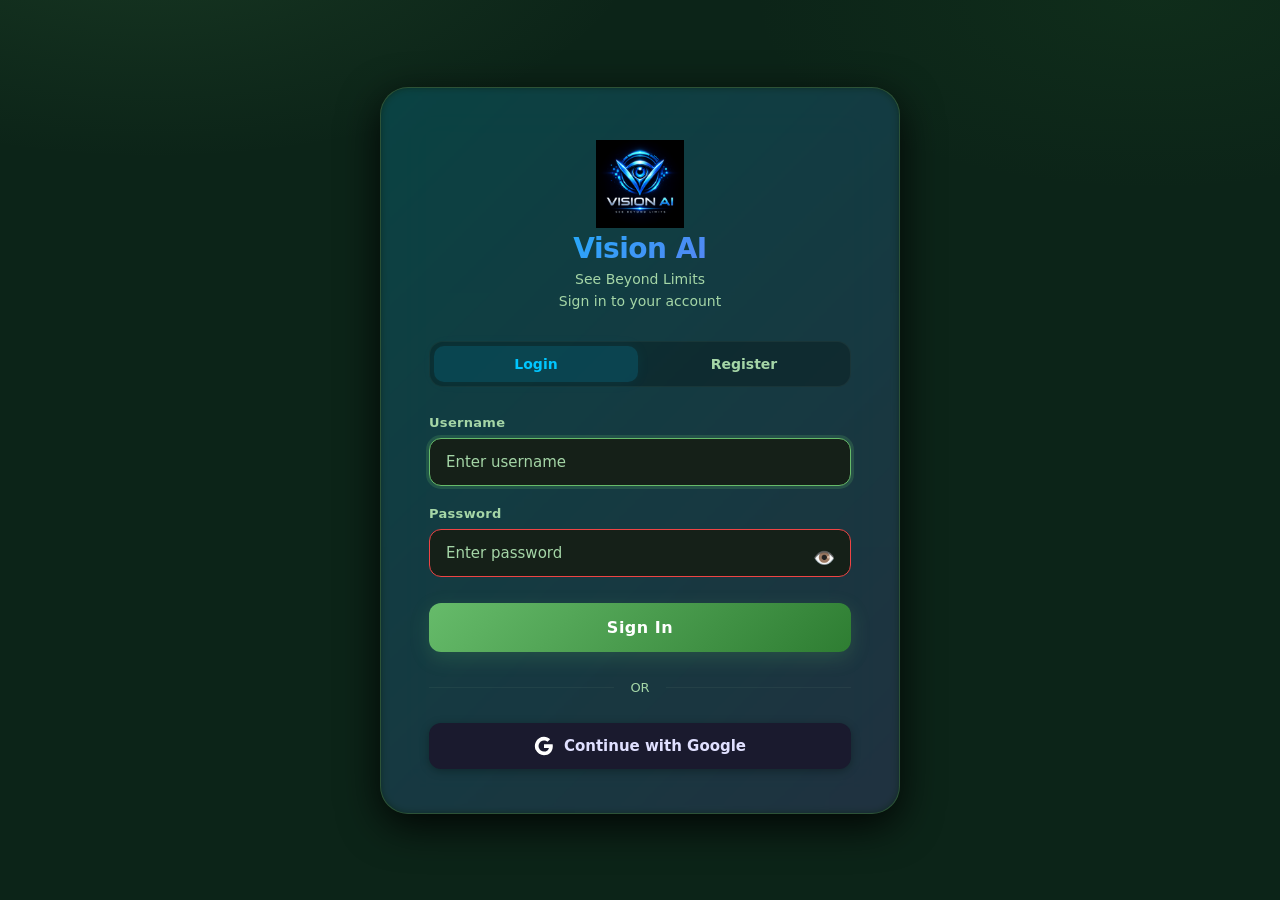
<file: frontend/login.html>
<!DOCTYPE html>
<html lang="en">
<head>
    <meta charset="UTF-8">
    <!-- 🔥 UPDATED: Forces perfect 1:1 mobile scaling -->
    <meta name="viewport" content="width=device-width, initial-scale=1.0, maximum-scale=1.0, user-scalable=no">
    <meta name="theme-color" content="#00C6FF">
    <meta name="description" content="Vision AI v2.0 - Sign in to your account">
    <title>Login - Vision AI v2.0</title>

    <!-- ✅ PREMIUM FAVICONS (Matches your exact folder structure) -->
    <link rel="apple-touch-icon" sizes="180x180" href="/frontend/static/favicon/apple-touch-icon.png">
    <link rel="icon" type="image/png" sizes="32x32" href="/frontend/static/favicon/favicon-32x32.png">
    <link rel="icon" type="image/png" sizes="16x16" href="/frontend/static/favicon/favicon-16x16.png">
    <link rel="manifest" href="/frontend/static/favicon/site.webmanifest">
    <!-- ✅ LEGACY SUPPORT (For older browsers / fallback) -->
    <link rel="shortcut icon" href="/frontend/static/favicon/favicon.ico">
    
    <!-- Preconnect for faster loading -->
    <link rel="preconnect" href="https://fonts.googleapis.com">
    <link rel="preconnect" href="https://fonts.gstatic.com" crossorigin>
    
    <!-- GLOBAL CSS PATH (with cache-busting) -->
    <link rel="stylesheet" href="/frontend/static/css/style.css?v=180">
    
    <style>
        /* ============================================================
           PREMIUM LOGIN STYLES (Overrides global settings)
           ============================================================ */
        
        * { 
            box-sizing: border-box; 
            margin: 0; 
            padding: 0; 
        }
        
        body {
            font-family: var(--font-family, 'Inter', system-ui, -apple-system, sans-serif);
            /* 🔥 FIX: Use CSS variables instead of hardcoded colors */
            background: var(--bg-deep, #ffffff);
            color: var(--text-main, #1a1a1a);
            display: flex;
            justify-content: center;
            align-items: center;
            min-height: 100vh;
            /* Premium Background with animated glowing orbs */
            background-image: 
                radial-gradient(ellipse at 10% 20%, rgba(0, 198, 255, 0.18) 0%, transparent 45%),
                radial-gradient(ellipse at 90% 80%, rgba(123, 104, 238, 0.18) 0%, transparent 45%),
                radial-gradient(ellipse at 50% 50%, rgba(0, 198, 255, 0.05) 0%, transparent 70%),
                linear-gradient(160deg, #0b1220 0%, #12101f 50%, #0d1526 100%);
            animation: breatheBg 12s ease-in-out infinite alternate;
            margin: 0;
            padding: 16px;
        }

        @keyframes breatheBg {
            0% { background-size: 100% 100%; }
            100% { background-size: 120% 120%; }
        }

        /* --- The Glass Card --- */
        .login-container {
            position: relative;
            background: var(--glass-bg, rgba(255, 255, 255, 0.78));
            backdrop-filter: blur(28px) saturate(1.3);
            -webkit-backdrop-filter: blur(28px) saturate(1.3);
            padding: 52px 48px 44px;
            border-radius: 28px;
            width: min(520px, 100%);
            max-width: 100%;
            border: 1px solid var(--glass-border, rgba(255, 255, 255, 0.06));
            box-shadow: var(--shadow-lg, 0 12px 40px rgba(0,0,0,0.12));
            overflow: hidden;
            transition: all 0.3s ease;
        }

        /* Glowing border behind the card */
        .login-container::before {
            content: '';
            position: absolute;
            inset: -2px;
            z-index: -1;
            border-radius: 30px;
            background: linear-gradient(135deg, rgba(0, 198, 255, 0.3), rgba(123, 104, 238, 0.3));
            opacity: 0.6;
            filter: blur(4px);
        }

        /* --- Header Section --- */
        .login-header {
            text-align: center;
            margin-bottom: 32px;
        }

        .login-header .icon {
            display: inline-block;
            margin-bottom: 14px;
            animation: floatIcon 4s ease-in-out infinite;
        }

        @keyframes floatIcon {
            0%, 100% { transform: translateY(0) scale(1); }
            50% { transform: translateY(-6px) scale(1.02); }
        }

        .login-header h1 {
            font-size: 28px;
            font-weight: 800;
            background: linear-gradient(135deg, #00C6FF 0%, #7B68EE 100%);
            -webkit-background-clip: text;
            -webkit-text-fill-color: transparent;
            background-clip: text;
            letter-spacing: -0.5px;
        }

        .login-header p {
            color: var(--text-muted, #6b7280);
            font-size: 14px;
            margin-top: 6px;
            font-weight: 400;
        }

        /* --- Tabs --- */
        .tabs {
            display: flex;
            gap: 4px;
            margin-bottom: 28px;
            background: var(--tabs-bg, rgba(0, 0, 0, 0.05));
            border-radius: 14px;
            padding: 4px;
            border: 1px solid var(--border-subtle, rgba(0, 0, 0, 0.06));
        }
        .tab-btn {
            flex: 1;
            padding: 10px;
            border: none;
            background: transparent;
            color: var(--text-muted, #6b7280);
            font-size: 14px;
            font-weight: 600;
            cursor: pointer;
            border-radius: 10px;
            transition: all 0.25s ease;
            font-family: inherit;
        }
        .tab-btn.active {
            background: rgba(0, 198, 255, 0.15);
            color: #00C6FF;
            box-shadow: 0 0 15px rgba(0, 198, 255, 0.05);
        }
        .tab-btn:hover:not(.active) {
            color: var(--text-main, #1a1a1a);
        }
        .tab-btn:focus-visible {
            outline: 2px solid #00C6FF;
            outline-offset: 2px;
        }

        /* --- Form Elements --- */
        .form-group {
            margin-bottom: 20px;
            position: relative;
        }

        .form-group label {
            display: block;
            margin-bottom: 8px;
            font-size: 13px;
            font-weight: 600;
            color: var(--text-muted, #6b7280);
            letter-spacing: 0.3px;
        }

        .form-group input {
            width: 100%;
            padding: 14px 16px;
            padding-right: 48px;
            background: var(--input-bg, #ffffff);
            border: 1px solid var(--input-border, #d1d5db);
            border-radius: 12px;
            color: var(--text-main, #1a1a1a);
            font-size: 15px;
            transition: all 0.25s ease;
            outline: none;
            font-family: inherit;
        }

        .form-group input::placeholder {
            color: var(--text-muted, #6b7280);
        }

        .form-group input:focus {
            border-color: #7B68EE;
            background: var(--input-bg, #ffffff);
            box-shadow: 0 0 0 4px rgba(123, 104, 238, 0.1);
        }

        .form-group input:invalid {
            border-color: #ef4444;
        }
        
        .form-group input:invalid:focus {
            box-shadow: 0 0 0 4px rgba(239, 68, 68, 0.1);
        }

        .toggle-password {
            position: absolute;
            right: 16px;
            top: 43px;
            cursor: pointer;
            color: var(--text-muted, #6b7280);
            font-size: 18px;
            user-select: none;
            transition: color 0.2s;
            background: none;
            border: none;
            padding: 0;
            line-height: 1;
        }
        .toggle-password:hover {
            color: var(--text-main, #1a1a1a);
        }

        /* --- Buttons --- */
        .login-btn {
            width: 100%;
            padding: 15px;
            background: linear-gradient(135deg, #7B68EE 0%, #6d5ae0 100%);
            color: white;
            border: none;
            border-radius: 12px;
            font-weight: 700;
            font-size: 16px;
            cursor: pointer;
            transition: all 0.25s ease;
            position: relative;
            overflow: hidden;
            margin-top: 6px;
            letter-spacing: 0.5px;
            font-family: inherit;
        }
        .login-btn:hover:not(:disabled) {
            transform: translateY(-2px);
            box-shadow: 0 8px 25px rgba(123, 104, 238, 0.35);
        }
        .login-btn:active:not(:disabled) {
            transform: translateY(0);
        }
        .login-btn:disabled {
            background: var(--btn-disabled, #e5e7eb);
            cursor: not-allowed;
            transform: none;
            box-shadow: none;
        }
        .login-btn:focus-visible {
            outline: 2px solid #7B68EE;
            outline-offset: 2px;
        }

        .spinner {
            display: none;
            width: 20px;
            height: 20px;
            border: 3px solid rgba(255, 255, 255, 0.2);
            border-top: 3px solid #fff;
            border-radius: 50%;
            animation: spin 0.8s linear infinite;
            margin: 0 auto;
        }

        @keyframes spin {
            0% { transform: rotate(0deg); }
            100% { transform: rotate(360deg); }
        }

        .login-btn.loading .btn-text { display: none; }
        .login-btn.loading .spinner { display: block; }

        .divider {
            display: flex;
            align-items: center;
            gap: 16px;
            margin: 28px 0;
            color: var(--text-muted, #6b7280);
            font-size: 13px;
            font-weight: 500;
        }
        .divider .line {
            flex: 1;
            height: 1px;
            background: var(--border-subtle, rgba(0, 0, 0, 0.06));
        }

        .google-btn {
            width: 100%;
            padding: 13px;
            background: #ffffff;
            color: #1a1a1a;
            border: none;
            border-radius: 12px;
            font-weight: 600;
            font-size: 15px;
            cursor: pointer;
            display: flex;
            align-items: center;
            justify-content: center;
            gap: 10px;
            transition: all 0.2s ease;
            box-shadow: 0 2px 10px rgba(0,0,0,0.1);
            font-family: inherit;
        }
        .google-btn:hover {
            transform: scale(1.02);
            box-shadow: 0 4px 15px rgba(255, 255, 255, 0.15);
        }
        .google-btn:focus-visible {
            outline: 2px solid #4285F4;
            outline-offset: 2px;
        }

        .error-msg {
            color: #ff6b6b;
            background: var(--error-bg, rgba(239, 68, 68, 0.1));
            border: 1px solid rgba(255, 107, 107, 0.15);
            padding: 12px 16px;
            border-radius: 10px;
            margin-top: 16px;
            font-size: 14px;
            display: none;
            align-items: center;
            gap: 10px;
            animation: shake 0.4s ease;
        }

        @keyframes shake {
            0%, 100% { transform: translateX(0); }
            25% { transform: translateX(-6px); }
            75% { transform: translateX(6px); }
        }

        .info-text {
            color: var(--text-muted, #6b7280);
            text-align: center;
            margin-top: 20px;
            font-size: 13px;
            background: rgba(255, 255, 255, 0.02);
            padding: 10px;
            border-radius: 8px;
            border: 1px dashed var(--border-subtle, rgba(0, 0, 0, 0.06));
        }

        .form-section { display: none; }
        .form-section.active {
            display: block;
            animation: fadeIn 0.3s ease;
        }
        @keyframes fadeIn {
            from { opacity: 0; transform: translateY(8px); }
            to { opacity: 1; transform: translateY(0); }
        }

        @media (max-width: 480px) {
            .login-container { 
                padding: 32px 20px; 
                border-radius: 20px; 
                width: 100%;
            }
            .login-header h1 { font-size: 24px; }
            .form-group input {
                padding: 12px 14px;
                padding-right: 44px;
                font-size: 14px;
            }
            .toggle-password {
                top: 40px;
                font-size: 16px;
            }
        }
        
        /* Dark mode overrides for login page */
        [data-theme="dark"] .google-btn {
            background: #1a1a2e;
            color: #e0e0ff;
            box-shadow: 0 2px 10px rgba(0,0,0,0.3);
        }
        [data-theme="dark"] .google-btn:hover {
            box-shadow: 0 4px 15px rgba(0,0,0,0.5);
        }
        [data-theme="dark"] .google-btn svg path {
            fill: #ffffff;
        }
    
        /* Success / error toast — slides left → right */
        .auth-toast {
            position: fixed;
            left: 24px;
            bottom: 28px;
            z-index: 99999;
            min-width: 280px;
            max-width: min(420px, calc(100vw - 48px));
            padding: 14px 18px;
            border-radius: 14px;
            font-weight: 600;
            font-size: 14px;
            display: flex;
            align-items: center;
            gap: 10px;
            box-shadow: 0 12px 40px rgba(0,0,0,0.25);
            backdrop-filter: blur(16px);
            -webkit-backdrop-filter: blur(16px);
            transform: translateX(-120%);
            opacity: 0;
            pointer-events: none;
            transition: transform 0.45s cubic-bezier(0.22, 1, 0.36, 1), opacity 0.35s ease;
        }
        .auth-toast.show {
            transform: translateX(0);
            opacity: 1;
            pointer-events: auto;
        }
        .auth-toast.success {
            background: linear-gradient(135deg, rgba(16, 185, 129, 0.95), rgba(5, 150, 105, 0.95));
            color: #fff;
            border: 1px solid rgba(255,255,255,0.2);
        }
        .auth-toast.error {
            background: linear-gradient(135deg, rgba(239, 68, 68, 0.95), rgba(185, 28, 28, 0.95));
            color: #fff;
            border: 1px solid rgba(255,255,255,0.15);
        }
        .auth-toast .toast-icon {
            font-size: 20px;
            line-height: 1;
        }
        .login-container.wide-glow::after {
            content: '';
            position: absolute;
            inset: 0;
            border-radius: 28px;
            pointer-events: none;
            background: radial-gradient(600px 200px at 50% -20%, rgba(0,198,255,0.15), transparent 60%);
        }

    </style>
    <link rel="stylesheet" href="/frontend/static/css/v3-ui.css?v=180">
</head>
<body>
    <!-- Toast Container -->
    <div class="toast-container" id="toastContainer" aria-live="polite"></div>

    <div class="login-container" role="main" aria-label="Login form">
        <div class="login-header">
            <div class="login-brand">
                <img src="/frontend/static/img/vision-ai-logo-128.png" alt="VISION AI" class="login-logo" width="88" height="88">
                <h1>Vision AI</h1>
                <p class="login-tagline">See Beyond Limits</p>
            </div>
            <p>Sign in to your account</p>
        </div>

        <div class="tabs" role="tablist">
            <button class="tab-btn active" onclick="switchTab('login', event)" role="tab" aria-selected="true" aria-controls="loginSection">Login</button>
            <button class="tab-btn" onclick="switchTab('register', event)" role="tab" aria-selected="false" aria-controls="registerSection">Register</button>
        </div>

        <!-- Login Form -->
        <div id="loginSection" class="form-section active" role="tabpanel" aria-label="Login form">
            <form id="loginForm" onsubmit="handleLogin(event)" novalidate>
                <div class="form-group">
                    <label for="loginUsername">Username</label>
                    <input type="text" id="loginUsername" placeholder="Enter username" autocomplete="username" required minlength="3" maxlength="50">
                </div>

                <div class="form-group">
                    <label for="loginPassword">Password</label>
                    <input type="password" id="loginPassword" placeholder="Enter password" autocomplete="current-password" required minlength="6">
                    <button type="button" class="toggle-password" onclick="togglePassword('loginPassword', this)" aria-label="Toggle password visibility">👁️</button>
                </div>

                <button type="submit" class="login-btn" id="loginBtn">
                    <span class="btn-text">Sign In</span>
                    <span class="spinner"></span>
                </button>
            </form>

            <div class="divider">
                <div class="line"></div>
                <span>OR</span>
                <div class="line"></div>
            </div>

            <button class="google-btn" onclick="handleGoogleLogin()" aria-label="Continue with Google">
                <svg width="20" height="20" viewBox="0 0 24 24" aria-hidden="true">
                    <path d="M22.56 12.25c0-.78-.07-1.53-.2-2.25H12v4.26h5.92c-.26 1.37-1.04 2.53-2.21 3.31v2.77h3.57c2.08-1.92 3.28-4.74 3.28-8.09z" fill="#4285F4"/>
                    <path d="M12 23c2.97 0 5.46-.98 7.28-2.66l-3.57-2.77c-.98.66-2.23 1.06-3.71 1.06-2.86 0-5.29-1.93-6.16-4.53H2.18v2.84C3.99 20.53 7.7 23 12 23z" fill="#34A853"/>
                    <path d="M5.84 14.09c-.22-.66-.35-1.36-.35-2.09s.13-1.43.35-2.09V7.07H2.18C1.43 8.55 1 10.22 1 12s.43 3.45 1.18 4.93l2.85-2.22.81-.62z" fill="#FBBC05"/>
                    <path d="M12 5.38c1.62 0 3.06.56 4.21 1.64l3.15-3.15C17.45 2.09 14.97 1 12 1 7.7 1 3.99 3.47 2.18 7.07l3.66 2.84c.87-2.6 3.3-4.53 6.16-4.53z" fill="#EA4335"/>
                </svg>
                <span>Continue with Google</span>
            </button>

        </div>

        <!-- Register Form -->
        <div id="registerSection" class="form-section" role="tabpanel" aria-label="Registration form">
            <form id="registerForm" onsubmit="handleRegister(event)" novalidate>
                <div class="form-group">
                    <label for="regUsername">Username</label>
                    <input type="text" id="regUsername" placeholder="Choose username" autocomplete="username" required minlength="3" maxlength="50" pattern="[a-zA-Z0-9_]+">
                </div>

                <div class="form-group">
                    <label for="regFullName">Full Name</label>
                    <input type="text" id="regFullName" placeholder="Your full name" required minlength="2" maxlength="100">
                </div>

                <div class="form-group">
                    <label for="regEmail">Email</label>
                    <input type="email" id="regEmail" placeholder="your@email.com" required>
                </div>

                <div class="form-group">
                    <label for="regPassword">Password</label>
                    <input type="password" id="regPassword" placeholder="Min 6 characters" autocomplete="new-password" required minlength="6">
                    <button type="button" class="toggle-password" onclick="togglePassword('regPassword', this)" aria-label="Toggle password visibility">👁️</button>
                </div>

                <button type="submit" class="login-btn" id="registerBtn">
                    <span class="btn-text">Create Account</span>
                    <span class="spinner"></span>
                </button>
            </form>
        </div>

        <div class="error-msg" id="errorMsg" role="alert">
            <span aria-hidden="true">⚠️</span>
            <span id="errorText"></span>
        </div>
    </div>

    <!-- AUTH JS PATH (with cache-busting) -->
    <script src="/frontend/static/js/login.js?v=180"></script>
</body>
</html>
</file>
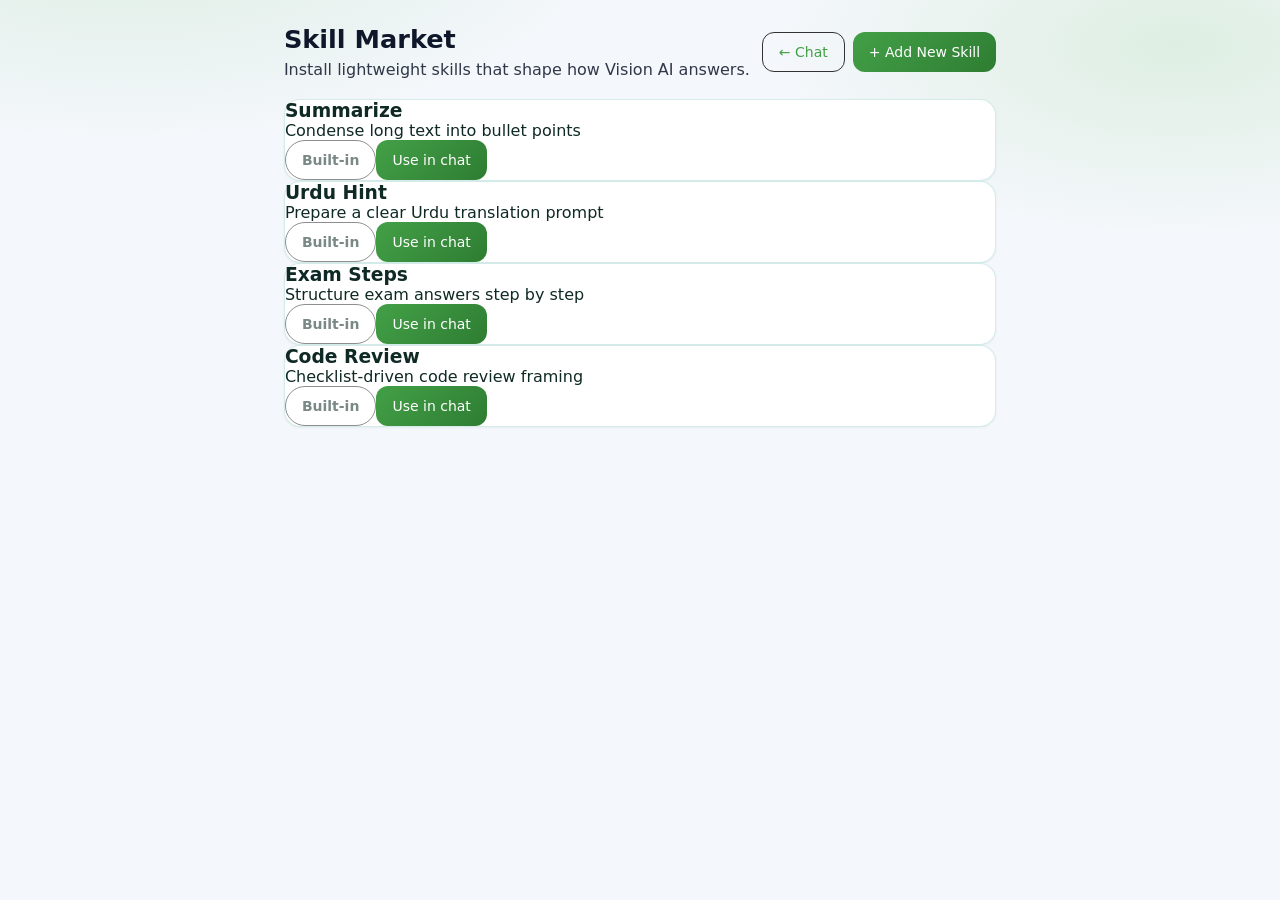
<file: frontend/skills.html>
<!DOCTYPE html>
<html lang="en" data-theme="dark" data-theme-preset="humanly">
<head>
  <script>
  /* Anti-FOUC: set theme BEFORE first paint (no network wait) */
  (function () {
    try {
      var t = localStorage.getItem('vision_ai_theme') || 'dark';
      var p = localStorage.getItem('vision_theme_preset') || 'humanly';
      if (t === 'system') {
        t = (window.matchMedia && window.matchMedia('(prefers-color-scheme: light)').matches) ? 'light' : 'dark';
      }
      if (t !== 'light' && t !== 'dark') t = 'dark';
      document.documentElement.setAttribute('data-theme', t);
      document.documentElement.setAttribute('data-theme-preset', p);
      document.documentElement.style.colorScheme = t === 'light' ? 'light' : 'dark';
    } catch (e) {
      document.documentElement.setAttribute('data-theme', 'dark');
      document.documentElement.setAttribute('data-theme-preset', 'humanly');
      document.documentElement.style.colorScheme = 'dark';
    }
  })();
  </script>
  <style>
  /* Critical paint: match default dark shell so CSS load doesn't flash white */
  html, body {
    background-color: #0b1220 !important;
    color: #e8eef7;
  }
  html[data-theme="light"], html[data-theme="light"] body {
    background-color: #f4f7fb !important;
    color: #0f172a;
  }
  </style>

  <meta charset="UTF-8">
<meta name="viewport" content="width=device-width, initial-scale=1, viewport-fit=cover, maximum-scale=5">
  <title>Skills — Vision AI</title>


<style>
    body.skills-page { margin: 0; min-height: 100vh; }
    .skills-wrap { max-width: 1100px; margin: 0 auto; padding: 24px 16px 64px; }
    .skills-hero { display: flex; flex-wrap: wrap; gap: 12px; align-items: center; justify-content: space-between; margin-bottom: 20px; }
    .skills-hero h1 { margin: 0; font-size: 1.6rem; }
    .btn { padding: 10px 16px; border-radius: 12px; border: 1px solid var(--shell-border, #333); cursor: pointer; font-weight: 700; }
    .btn-primary { background: linear-gradient(135deg, #34d399, #10b981); color: #042f2e; border: none; }
    .modal-backdrop { position: fixed; inset: 0; background: rgba(0,0,0,0.55); display: none; align-items: center; justify-content: center; z-index: 50; }
    .modal-backdrop.open { display: flex; }
    .modal { width: min(520px, 92vw); background: var(--glass-bg, #122); backdrop-filter: blur(24px); border: 1px solid var(--glass-border, #444); border-radius: 16px; padding: 20px; }
    .modal label { display: block; margin: 10px 0 4px; font-size: 0.85rem; opacity: 0.9; }
    .modal input, .modal textarea { width: 100%; box-sizing: border-box; border-radius: 10px; border: 1px solid var(--shell-border, #444); background: rgba(0,0,0,0.25); color: inherit; padding: 10px; }
    .modal textarea { min-height: 120px; font-family: ui-monospace, monospace; font-size: 0.85rem; }
    .modal-actions { display: flex; gap: 8px; justify-content: flex-end; margin-top: 14px; }
  </style>
  <link rel="stylesheet" href="/frontend/static/css/tokens.css?v=440">
  <link rel="stylesheet" href="/frontend/static/css/themes.css?v=440">
  <link rel="stylesheet" href="/frontend/static/css/base.css?v=440">
  <link rel="stylesheet" href="/frontend/static/css/layout.css?v=440">
  <link rel="stylesheet" href="/frontend/static/css/components.css?v=440">
  <link rel="stylesheet" href="/frontend/static/css/chat.css?v=440">
  <link rel="stylesheet" href="/frontend/static/css/studio.css?v=440">
  <link rel="stylesheet" href="/frontend/static/css/theme-bridge.css?v=440">
  <link rel="stylesheet" href="/frontend/static/css/style.css?v=470">
  <link rel="stylesheet" href="/frontend/static/css/chat-ui.css?v=440">
  <link rel="stylesheet" href="/frontend/static/css/pages.css?v=470"
    <link rel="stylesheet" href="/frontend/static/css/glass-ui.css?v=471">
  <link rel="stylesheet" href="/frontend/static/css/responsive.css?v=440">
  <link rel="stylesheet" href="/frontend/static/css/accessibility.css?v=440">
  <link rel="stylesheet" href="/frontend/static/css/hljs-atom-one-dark.css?v=440">
</head>
<body class="skills-page">
  <div class="skills-wrap">
    <div class="skills-hero">
      <div>
        <h1>Skill Market</h1>
        <p style="margin:6px 0 0;opacity:0.85;">Install lightweight skills that shape how Vision AI answers.</p>
      </div>
      <div style="display:flex;gap:8px;flex-wrap:wrap;">
        <a class="btn" href="/">← Chat</a>
        <button type="button" class="btn btn-primary" id="btnAddSkill">+ Add New Skill</button>
      </div>
    </div>
    <div class="skills-grid" id="skillsGrid"></div>
  </div>

  <div class="modal-backdrop" id="skillModal" role="dialog" aria-modal="true">
    <div class="modal">
      <h2 style="margin:0 0 8px;">Add New Skill</h2>
      <p style="margin:0;font-size:0.85rem;opacity:0.8;">Define <code>def run(prompt, context):</code> — no imports.</p>
      <label for="skillName">Name</label>
      <input id="skillName" placeholder="My Skill">
      <label for="skillDesc">Description</label>
      <input id="skillDesc" placeholder="What it does">
      <label for="skillCode">Python code</label>
      <textarea id="skillCode">def run(prompt, context):
    return "Skill says: " + (prompt or "")
</textarea>
      <div class="modal-actions">
        <button type="button" class="btn" id="btnCancelSkill">Cancel</button>
        <button type="button" class="btn btn-primary" id="btnSaveSkill">Install</button>
      </div>
    </div>
  </div>

  <script src="/frontend/static/js/skills.js?v=301"></script>
</body>
</html>
</file>
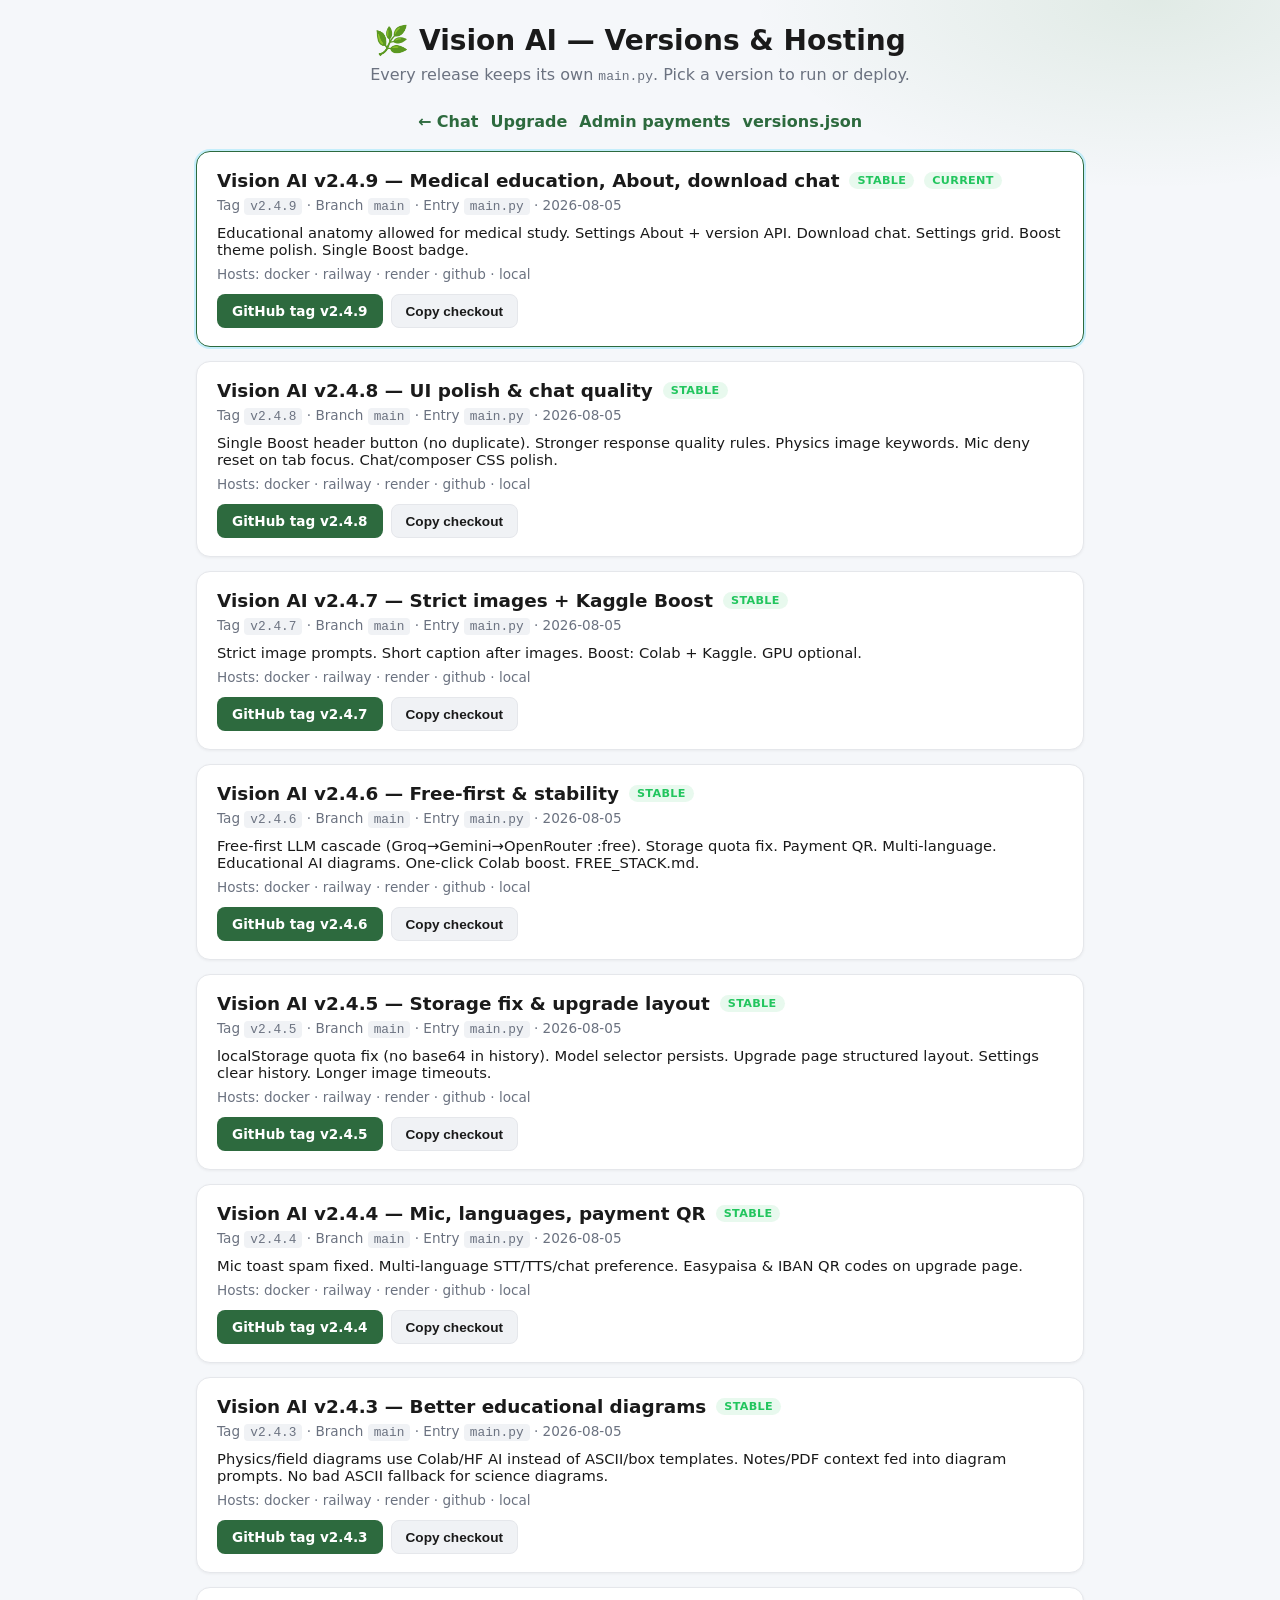
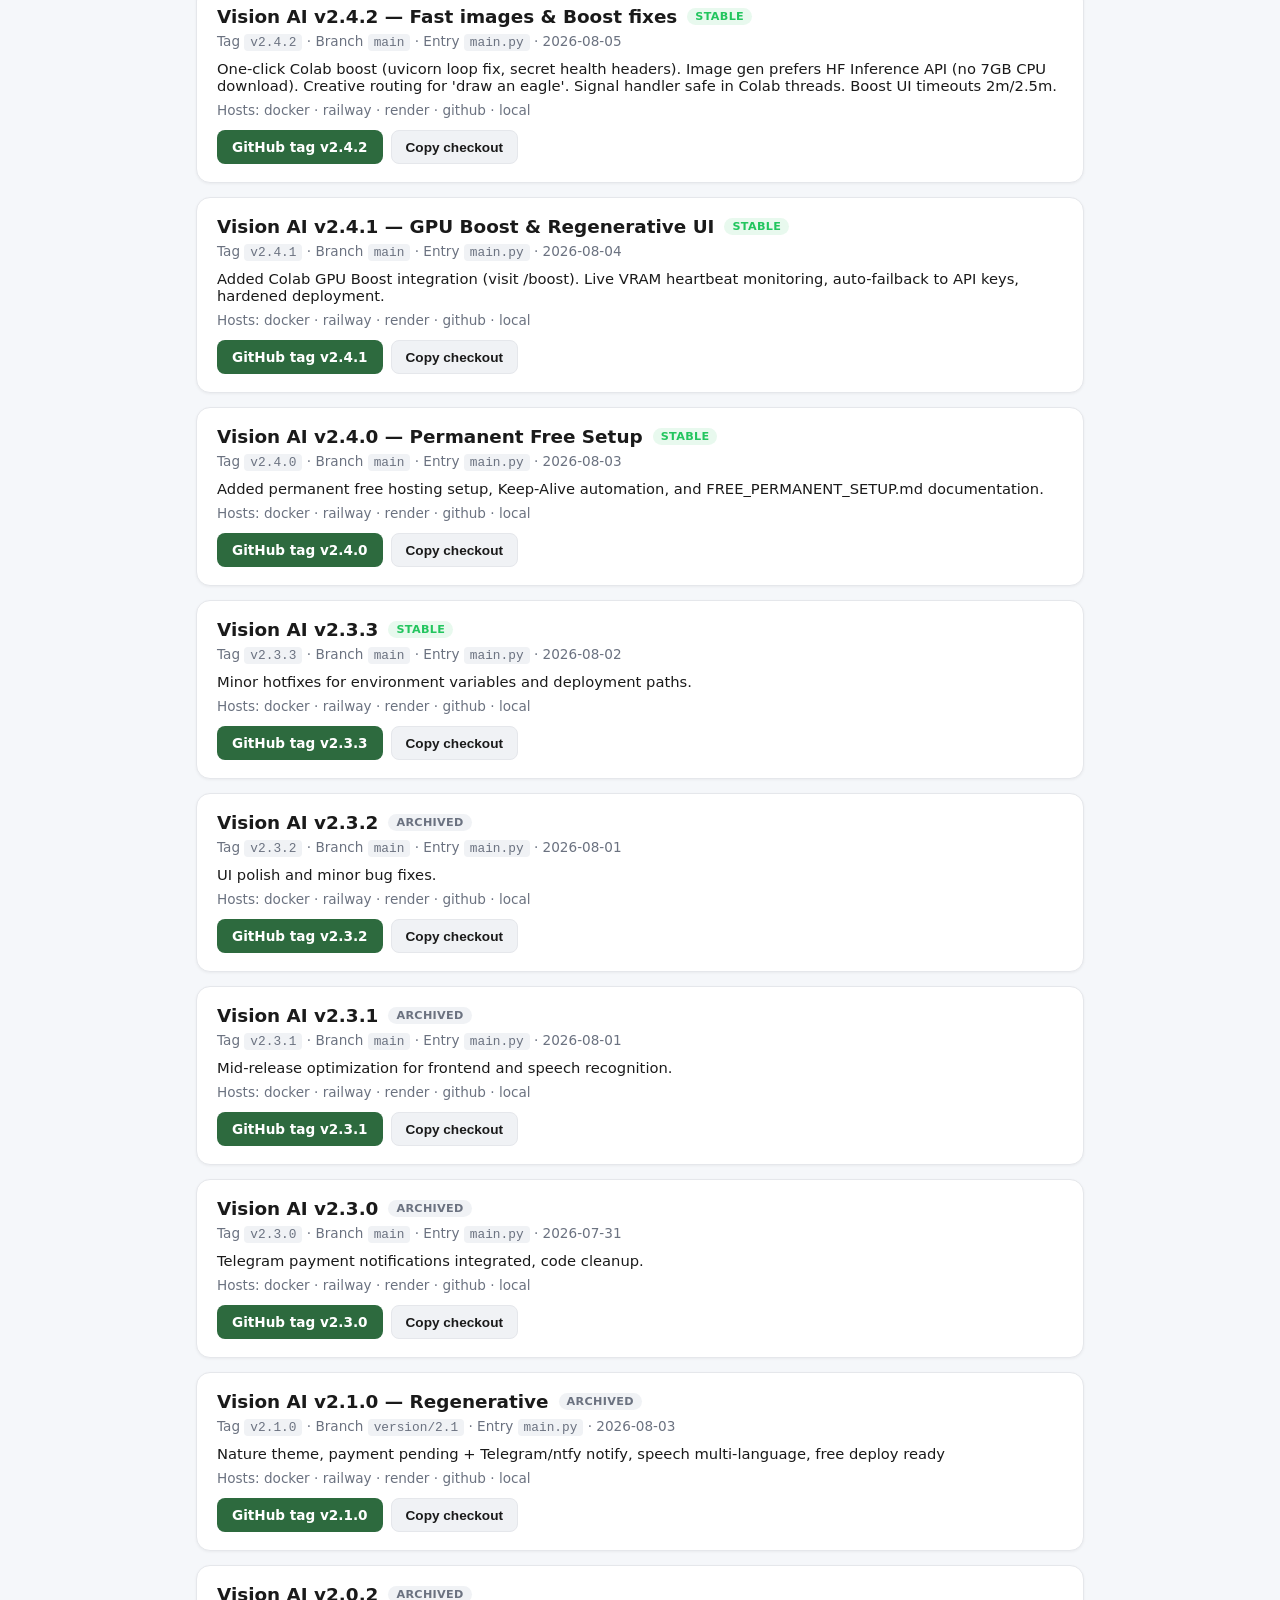
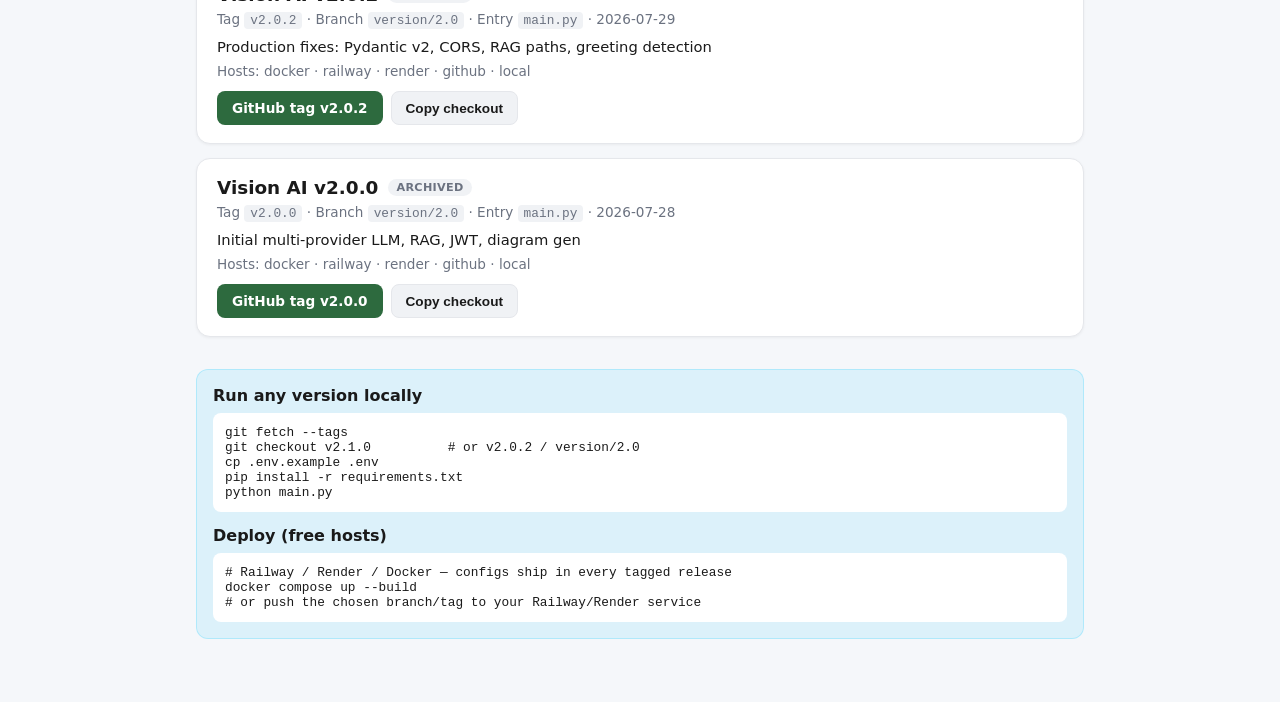
<file: frontend/versions.html>
<!DOCTYPE html>
<html lang="en">
<head>
  <meta charset="UTF-8">
  <meta name="viewport" content="width=device-width, initial-scale=1.0">
  <meta name="theme-color" content="#2d6a3e">
  <title>Vision AI — Versions & Hosting</title>
  <link rel="stylesheet" href="/frontend/static/css/style.css?v=191">
  <link rel="stylesheet" href="/frontend/static/css/pages.css?v=191">
  <style>
    .ver-page { max-width: 920px; margin: 0 auto; padding: 24px 16px 80px; }
    .ver-hero { text-align: center; margin-bottom: 28px; }
    .ver-hero h1 { font-size: 1.75rem; color: var(--text-main); margin-bottom: 8px; }
    .ver-hero p { color: var(--text-muted); }
    .ver-card {
      background: var(--bg-deep);
      border: 1px solid var(--border-color);
      border-radius: 14px;
      padding: 18px 20px;
      margin-bottom: 14px;
      box-shadow: var(--shadow-sm);
    }
    .ver-card.current { border-color: var(--primary-purple); box-shadow: 0 0 0 2px var(--plan-border); }
    .ver-card h2 { font-size: 1.15rem; margin: 0 0 6px; display: flex; align-items: center; gap: 10px; flex-wrap: wrap; }
    .badge {
      font-size: 0.7rem; font-weight: 600; padding: 2px 8px; border-radius: 999px;
      text-transform: uppercase; letter-spacing: 0.03em;
    }
    .badge-stable { background: var(--success-bg); color: var(--success-text); }
    .badge-archived { background: var(--bg-tertiary); color: var(--text-muted); }
    .ver-meta { font-size: 0.85rem; color: var(--text-muted); margin-bottom: 10px; }
    .ver-meta code { background: var(--bg-tertiary); padding: 1px 6px; border-radius: 4px; font-size: 0.8rem; }
    .deploy-row { display: flex; flex-wrap: wrap; gap: 8px; margin-top: 12px; }
    .deploy-btn {
      display: inline-flex; align-items: center; gap: 6px;
      padding: 8px 14px; border-radius: 8px; font-size: 0.85rem; font-weight: 600;
      border: 1px solid var(--border-color); background: var(--bg-tertiary);
      color: var(--text-main); text-decoration: none; cursor: pointer;
    }
    .deploy-btn:hover { background: var(--bg-hover); border-color: var(--primary-purple); }
    .deploy-btn.primary {
      background: var(--primary-purple); color: #fff; border-color: transparent;
    }
    .deploy-btn.primary:hover { filter: brightness(1.08); }
    .top-links { display: flex; gap: 12px; justify-content: center; margin-bottom: 20px; flex-wrap: wrap; }
    .top-links a { color: var(--primary-purple); font-weight: 600; text-decoration: none; }
    .howto {
      margin-top: 32px; padding: 16px; border-radius: 12px;
      background: var(--plan-bg); border: 1px solid var(--plan-border);
      font-size: 0.9rem; color: var(--text-main);
    }
    .howto h3 { margin: 0 0 8px; font-size: 1rem; }
    .howto pre {
      background: var(--bg-deep); padding: 12px; border-radius: 8px;
      overflow-x: auto; font-size: 0.8rem; margin: 8px 0 0;
    }
  </style>
</head>
<body style="display:block;height:auto;overflow:auto;background:var(--bg-main);">
  <div class="ver-page">
    <div class="ver-hero">
      <h1>🌿 Vision AI — Versions & Hosting</h1>
      <p>Every release keeps its own <code>main.py</code>. Pick a version to run or deploy.</p>
    </div>
    <div class="top-links">
      <a href="/">← Chat</a>
      <a href="/upgrade.html">Upgrade</a>
      <a href="/frontend/admin/payments.html">Admin payments</a>
      <a href="/versions.json">versions.json</a>
    </div>
    <div id="list">Loading versions…</div>
    <div class="howto">
      <h3>Run any version locally</h3>
      <pre>git fetch --tags
git checkout v2.1.0          # or v2.0.2 / version/2.0
cp .env.example .env
pip install -r requirements.txt
python main.py</pre>
      <h3 style="margin-top:14px;">Deploy (free hosts)</h3>
      <pre># Railway / Render / Docker — configs ship in every tagged release
docker compose up --build
# or push the chosen branch/tag to your Railway/Render service</pre>
    </div>
  </div>
  <script>
    async function load() {
      const el = document.getElementById('list');
      try {
        const res = await fetch('/versions.json?t=' + Date.now());
        const data = await res.json();
        const current = data.current;
        el.innerHTML = (data.versions || []).map(v => {
          const isCur = v.id === current;
          const badge = v.status === 'stable'
            ? '<span class="badge badge-stable">stable</span>'
            : '<span class="badge badge-archived">archived</span>';
          const deploys = Object.entries(v.deploy || {})
            .filter(([, ok]) => ok)
            .map(([name]) => name)
            .join(' · ');
          return `
            <article class="ver-card ${isCur ? 'current' : ''}">
              <h2>${escapeHtml(v.name)} ${badge}${isCur ? ' <span class="badge badge-stable">current</span>' : ''}</h2>
              <div class="ver-meta">
                Tag <code>${escapeHtml(v.tag)}</code>
                · Branch <code>${escapeHtml(v.branch)}</code>
                · Entry <code>${escapeHtml(v.entry || 'main.py')}</code>
                · ${escapeHtml(v.released || '')}
              </div>
              <p style="margin:0;font-size:0.92rem;color:var(--text-main);">${escapeHtml(v.summary || '')}</p>
              <div class="ver-meta" style="margin-top:8px;">Hosts: ${escapeHtml(deploys)}</div>
              <div class="deploy-row">
                <a class="deploy-btn primary" href="https://github.com" target="_blank" rel="noopener"
                   title="Open your GitHub repo, switch to this tag/branch">GitHub tag ${escapeHtml(v.tag)}</a>
                <button type="button" class="deploy-btn" onclick="copyCmd('${escapeHtml(v.tag)}')">Copy checkout</button>
              </div>
            </article>`;
        }).join('');
      } catch (e) {
        el.innerHTML = '<p style="color:#dc2626;">Could not load versions.json</p>';
      }
    }
    function escapeHtml(s) {
      return String(s || '').replace(/[&<>"']/g, c => ({'&':'&amp;','<':'&lt;','>':'&gt;','"':'&quot;',"'":'&#39;'}[c]));
    }
    function copyCmd(tag) {
      const cmd = `git fetch --tags && git checkout ${tag}`;
      navigator.clipboard.writeText(cmd).then(() => alert('Copied:\\n' + cmd)).catch(() => prompt('Copy:', cmd));
    }
    load();
  </script>
</body>
</html>
</file>
<file: frontend/static/css/style.css>
/* ============================================================
   Vision AI v2.0 - GLOBAL STYLES & CSS VARIABLES
   ============================================================ */

:root {
    /* --- LIGHT THEME (Default) --- */
    --bg-main: #f3f7f0;
    --bg-deep: #ffffff;
    --bg-secondary: #ffffff;
    --bg-tertiary: #e8f0e4;
    
    --text-main: #1e2b1a;
    --text-muted: #5a6b55;
    --text-inverse: #ffffff;
    
    --border-color: #d4e0ce;
    --border-subtle: rgba(45, 90, 39, 0.08);
    
    --input-bg: #ffffff;
    --input-border: #c5d6be;
    
    --shadow-sm: 0 1px 3px rgba(45, 90, 39, 0.06);
    --shadow-md: 0 4px 14px rgba(45, 90, 39, 0.10);
    --shadow-lg: 0 12px 40px rgba(45, 90, 39, 0.14);
    
    /* Nature / Regenerative brand colors */
    --user-bubble-bg: #2d6a3e;
    --user-bubble-text: #ffffff;
    --ai-bubble-bg: #eef5ea;
    --ai-bubble-text: #1e2b1a;
    
    --primary-cyan: #3d8b4f;
    --primary-purple: #2d6a3e;
    --primary-gold: #c9a227;
    --error-bg: rgba(239, 68, 68, 0.1);
    --error-text: #ef4444;
    --success-bg: rgba(34, 197, 94, 0.1);
    --success-text: #22c55e;

    --sidebar-width: 260px;
    --font-family: 'Inter', system-ui, -apple-system, sans-serif;
    
    /* Page-specific variables (used by standalone pages) */
    --topbar-bg: rgba(255, 255, 255, 0.88);
    --bg-hover: #e4efe0;
    --plan-bg: rgba(45, 106, 62, 0.08);
    --plan-border: rgba(45, 106, 62, 0.22);
    
    /* Login/Glass card variables */
    --glass-bg: rgba(255, 255, 255, 0.82);
    --glass-border: rgba(45, 90, 39, 0.10);
    --tabs-bg: rgba(45, 90, 39, 0.06);
    --btn-disabled: #d4e0ce;
}

/* --- DARK THEME --- */
[data-theme="dark"] {
    --bg-main: #0c140e;
    --bg-deep: #121c14;
    --bg-secondary: #18241a;
    --bg-tertiary: #1e2e22;
    
    --text-main: #e4f0e2;
    --text-muted: #8aa48a;
    --text-inverse: #ffffff;
    
    --border-color: #2a3d2e;
    --border-subtle: rgba(180, 220, 180, 0.06);
    
    --input-bg: #152018;
    --input-border: #2a3d2e;
    
    --shadow-sm: 0 1px 3px rgba(0,0,0,0.5);
    --shadow-md: 0 4px 12px rgba(0,0,0,0.65);
    --shadow-lg: 0 12px 40px rgba(0,0,0,0.85);
    
    /* AI Colors — nature dark */
    --user-bubble-bg: #3d8b4f;
    --user-bubble-text: #ffffff;
    --ai-bubble-bg: #1a2a1c;
    --ai-bubble-text: #e4f0e2;

    --primary-cyan: #5cb86e;
    --primary-purple: #3d8b4f;
    --primary-gold: #d4b84a;

    /* Page-specific variables */
    --topbar-bg: rgba(12, 20, 14, 0.90);
    --bg-hover: #1e2e22;
    --plan-bg: rgba(61, 139, 79, 0.12);
    --plan-border: rgba(61, 139, 79, 0.28);
    
    /* Login/Glass card variables */
    --glass-bg: rgba(18, 28, 20, 0.82);
    --glass-border: rgba(180, 220, 180, 0.08);
    --tabs-bg: rgba(0, 0, 0, 0.25);
    --btn-disabled: #2a3d2e;
}

/* ============================================================
   RESET & GLOBAL
   ============================================================ */
* { 
    box-sizing: border-box; 
    margin: 0; 
    padding: 0; 
    min-width: 0;
    min-height: 0;
    /* Single, fast, consistent transition for theme color swaps.
       Previously each element below defined its own background/color/
       border transition at 0.2s-0.3s with mixed easings, so a theme
       toggle looked like dozens of elements fading unevenly instead of
       one clean switch. This covers every element once; the per-rule
       duplicates further down are removed rather than left to stack. */
    transition: background-color 0.15s ease, border-color 0.15s ease, color 0.15s ease;
}

body {
    font-family: var(--font-family);
    background: var(--bg-main);
    color: var(--text-main);
    display: flex;
    height: 100vh;
    overflow: hidden;
    margin: 0;
    padding: 0;
}

/* ============================================================
   SCROLLBAR STYLING (Global)
   ============================================================ */
::-webkit-scrollbar { width: 6px; height: 6px; }
::-webkit-scrollbar-track { background: transparent; }
::-webkit-scrollbar-thumb { background: var(--border-color); border-radius: 4px; }
::-webkit-scrollbar-thumb:hover { background: var(--text-muted); }

/* ============================================================
   SIDEBAR
   ============================================================ */
.sidebar {
    width: var(--sidebar-width);
    height: 100vh;
    background: var(--bg-secondary);
    border-right: 1px solid var(--border-color);
    display: flex;
    flex-direction: column;
    flex-shrink: 0;
    transition: transform 0.3s cubic-bezier(0.4, 0, 0.2, 1), 
                background 0.3s ease, 
                border 0.3s ease,
                width 0.3s cubic-bezier(0.4, 0, 0.2, 1),
                opacity 0.3s ease;
    position: relative;
    z-index: 51;
    overflow: hidden;
}

/* Desktop collapsed rail mode */
@media (min-width: 769px) {
    #sidebar.rail-mode {
        width: 0;
        min-width: 0;
        padding: 0;
        border-right-width: 0;
        overflow: hidden;
        opacity: 0;
        pointer-events: none;
    }
}

.sidebar-header {
    display: flex;
    align-items: center;
    justify-content: space-between;
    padding: 18px 16px 12px;
    border-bottom: 1px solid var(--border-color);
    flex-shrink: 0;
}

.sidebar-logo {
    display: flex;
    align-items: center;
    gap: 10px;
    text-decoration: none;
    font-weight: 700;
    font-size: 18px;
    color: var(--text-main);
}

.sidebar-actions {
    display: flex;
    gap: 6px;
    color: var(--text-muted);
}
.sidebar-actions svg { transition: none; }

.new-chat-btn, .cache-clear-btn {
    display: flex;
    align-items: center;
    gap: 10px;
    margin: 14px 16px 8px;
    padding: 10px 14px;
    border-radius: 10px;
    border: 1px solid var(--border-color);
    background: var(--bg-tertiary);
    color: var(--text-main);
    font-weight: 500;
    font-size: 14px;
    cursor: pointer;
    transition: all 0.2s ease, background 0.3s ease, border 0.3s ease, color 0.3s ease;
    flex-shrink: 0;
}
.new-chat-btn:hover, .cache-clear-btn:hover {
    background: var(--primary-cyan);
    color: var(--text-inverse);
    border-color: var(--primary-cyan);
    transform: translateY(-1px);
    box-shadow: var(--shadow-md);
}
.cache-clear-btn { 
    margin-top: 0; 
    font-size: 13px; 
    background: var(--error-bg); 
    color: var(--error-text); 
    border-color: rgba(239,68,68,0.2); 
}
.cache-clear-btn:hover { 
    background: #ef4444; 
    color: #fff; 
    border-color: #ef4444; 
}

#search-bar { 
    padding: 0 16px 10px; 
    display: block; 
    flex-shrink: 0;
}
#search-bar.hidden { display: none; }
#search-bar input {
    width: 100%; 
    padding: 10px 14px; 
    border-radius: 8px; 
    border: 1px solid var(--border-color);
    background: var(--input-bg); 
    color: var(--text-main); 
    outline: none; 
    font-size: 14px;
}
#search-bar input:focus {
    border-color: var(--primary-cyan);
    box-shadow: 0 0 0 3px rgba(0, 198, 255, 0.1);
}

.history-list {
    flex: 1; 
    overflow-y: auto; 
    padding: 8px 12px 80px;
    min-height: 0;
}

.chat-item-wrapper {
    display: flex;
    align-items: center;
    justify-content: space-between;
    padding: 10px 12px;
    margin-bottom: 2px;
    border-radius: 8px;
    cursor: pointer;
    transition: all 0.2s ease;
    position: relative;
}
.chat-item-wrapper:hover { 
    background: var(--bg-tertiary); 
    transform: translateX(3px); 
}
.chat-item-wrapper.active { 
    background: rgba(0, 198, 255, 0.1); 
    border-left: 3px solid var(--primary-cyan); 
}
.chat-item-wrapper .chat-title {
    white-space: nowrap; 
    overflow: hidden; 
    text-overflow: ellipsis; 
    flex: 1; 
    font-size: 14px; 
    color: var(--text-main);
    min-width: 0;
}
.chat-item-wrapper .chat-date { 
    font-size: 11px; 
    color: var(--text-muted); 
    margin-left: 8px; 
    flex-shrink: 0; 
}
.chat-item-wrapper .chat-actions { position: relative; }
.chat-item-wrapper .chat-actions button { 
    background: none; 
    border: none; 
    color: var(--text-muted); 
    cursor: pointer; 
    padding: 4px; 
    border-radius: 4px; 
}
.chat-item-wrapper .chat-actions button:hover { background: var(--bg-tertiary); }
.chat-action-menu {
    position: absolute;
    right: 0;
    top: 32px;
    background: var(--bg-secondary);
    border: 1px solid var(--border-color);
    border-radius: 8px;
    padding: 4px 0;
    min-width: 120px;
    display: none;
    box-shadow: var(--shadow-lg);
    z-index: 20;
}
.chat-action-menu.show { display: block; animation: dropUp 0.2s cubic-bezier(0.22, 1, 0.36, 1); }
.chat-action-menu button {
    display: block; 
    width: 100%; 
    padding: 8px 14px; 
    background: none; 
    border: none; 
    text-align: left; 
    font-size: 13px; 
    color: var(--text-main); 
    cursor: pointer;
}
.chat-action-menu button:hover { background: var(--bg-tertiary); }
.chat-action-menu button.delete:hover { color: #ef4444; }

@keyframes dropUp {
    from { opacity: 0; transform: translateY(10px) scale(0.95); }
    to { opacity: 1; transform: translateY(0) scale(1); }
}

/* ============================================================
   COLLAPSED TOOLBAR (REMOVED - No longer used)
   ============================================================ */
#collapsedToolbar {
    display: none !important;
}

/* ============================================================
   MAIN CONTENT
   ============================================================ */
.main-content {
    flex: 1; 
    display: flex; 
    flex-direction: column; 
    height: 100vh; 
    background: var(--bg-main); 
    position: relative; 
    min-width: 0;
    overflow: hidden;
}

.main-header {
    display: flex;
    align-items: center;
    justify-content: space-between;
    padding: 14px 24px;
    border-bottom: 1px solid var(--border-color);
    background: var(--bg-secondary);
    flex-shrink: 0;
    min-height: 60px;
    width: 100%;
    box-sizing: border-box;
}
.main-header h1 { 
    font-size: 18px; 
    font-weight: 600; 
    color: var(--text-main); 
}

.mobile-menu-btn { 
    display: none !important; 
    background: none; 
    border: none; 
    color: var(--text-main); 
    cursor: pointer; 
}

.header-right-actions { 
    display: flex; 
    align-items: center; 
    gap: 16px; 
}

.model-selector {
    padding: 6px 10px; 
    border-radius: 8px; 
    border: 1px solid var(--border-color);
    background: var(--input-bg); 
    color: var(--text-main); 
    font-size: 13px; 
    outline: none; 
    cursor: pointer;
}
.model-selector:focus {
    border-color: var(--primary-cyan);
}

.status { 
    display: flex; 
    align-items: center; 
    gap: 6px; 
    font-size: 13px; 
    color: var(--text-muted); 
}
.status-dot { 
    width: 8px; 
    height: 8px; 
    border-radius: 50%; 
    background: #22c55e; 
    display: inline-block; 
}

/* ============================================================
   CHAT AREA
   ============================================================ */
.chat-container {
    flex: 1; 
    overflow-y: auto; 
    padding: 24px 20px 20px;
    background: var(--bg-main);
    min-height: 0;
}

/* Messages */
.message-row {
    display: flex; 
    margin-bottom: 20px; 
    animation: messageSlide 0.4s cubic-bezier(0.22, 1, 0.36, 1);
}
@keyframes messageSlide {
    from { opacity: 0; transform: translateY(15px) scale(0.98); }
    to { opacity: 1; transform: translateY(0) scale(1); }
}

.message-row.user { justify-content: flex-end; }
.message-row.ai { justify-content: flex-start; }

.message-bubble {
    max-width: 80%; 
    padding: 12px 18px; 
    border-radius: 16px; 
    font-size: 15px; 
    line-height: 1.6;
    word-wrap: break-word; 
    box-shadow: var(--shadow-sm); 
    transition: all 0.3s ease;
}
.message-row.user .message-bubble {
    background: var(--user-bubble-bg); 
    color: var(--user-bubble-text); 
    border-bottom-right-radius: 4px;
}
.message-row.ai .message-bubble {
    background: var(--ai-bubble-bg); 
    color: var(--ai-bubble-text); 
    border-bottom-left-radius: 4px;
}

.message-bubble p { margin-bottom: 10px; }
.message-bubble p:last-child { margin-bottom: 0; }
.message-bubble strong { font-weight: 600; }
.message-bubble ul, .message-bubble ol { padding-left: 20px; margin: 8px 0; }
.message-bubble li { margin-bottom: 4px; }

/* Code blocks */
.message-bubble pre {
    background: #1e1e2e; 
    color: #cdd6f4; 
    padding: 14px; 
    border-radius: 10px;
    overflow-x: auto; 
    margin: 12px 0; 
    font-size: 13px; 
    border: 1px solid rgba(255,255,255,0.06);
}
.message-bubble code {
    background: rgba(255,255,255,0.08); 
    padding: 2px 6px; 
    border-radius: 4px; 
    font-size: 13px;
}
.message-bubble pre code { 
    background: none; 
    padding: 0; 
    border-radius: 0; 
    font-size: 13px; 
}

/* Image attachments */
.message-bubble img { 
    max-width: 100%; 
    border-radius: 10px; 
    margin: 8px 0; 
    max-height: 400px; 
    object-fit: contain; 
    border: 1px solid rgba(255,255,255,0.1); 
}

/* Loading / Typing Indicator — polished */
.typing-indicator {
    display: flex;
    align-items: center;
    gap: 14px;
    padding: 16px 20px;
    background: linear-gradient(135deg, var(--ai-bubble-bg), rgba(0, 198, 255, 0.06));
    border-radius: 16px;
    border-bottom-left-radius: 4px;
    border: 1px solid rgba(0, 198, 255, 0.15);
    width: auto;
    min-width: 180px;
    box-shadow: 0 0 24px rgba(0, 198, 255, 0.08);
    animation: loaderGlow 2.4s ease-in-out infinite;
}
@keyframes loaderGlow {
    0%, 100% { box-shadow: 0 0 16px rgba(0, 198, 255, 0.06); border-color: rgba(0, 198, 255, 0.12); }
    50% { box-shadow: 0 0 32px rgba(123, 104, 238, 0.18); border-color: rgba(123, 104, 238, 0.25); }
}

.loader-ring {
    width: 28px;
    height: 28px;
    border-radius: 50%;
    border: 2.5px solid rgba(0, 198, 255, 0.2);
    border-top-color: var(--primary-cyan);
    border-right-color: var(--primary-purple);
    animation: spinRing 0.85s linear infinite;
    flex-shrink: 0;
}
@keyframes spinRing {
    to { transform: rotate(360deg); }
}

.loader-dots {
    display: flex;
    gap: 5px;
    align-items: center;
}
.loader-dots span {
    width: 7px;
    height: 7px;
    border-radius: 50%;
    background: linear-gradient(135deg, var(--primary-cyan), var(--primary-purple));
    display: inline-block;
    animation: softBounce 1.2s ease-in-out infinite;
}
.loader-dots span:nth-child(1) { animation-delay: 0s; }
.loader-dots span:nth-child(2) { animation-delay: 0.15s; }
.loader-dots span:nth-child(3) { animation-delay: 0.3s; }
@keyframes softBounce {
    0%, 80%, 100% { transform: translateY(0) scale(0.85); opacity: 0.45; }
    40% { transform: translateY(-5px) scale(1.1); opacity: 1; }
}

.typing-indicator .loader-text-wrap {
    display: flex;
    flex-direction: column;
    gap: 2px;
    min-width: 0;
}
#loadingStatus {
    color: var(--text-main);
    font-size: 13.5px;
    font-weight: 500;
    white-space: nowrap;
    overflow: hidden;
    text-overflow: ellipsis;
    display: block;
    letter-spacing: 0.01em;
}
#loadingSub {
    color: var(--text-muted);
    font-size: 11.5px;
    opacity: 0.85;
}

/* Legacy class kept for safety */
.typing-indicator > span:not(.loader-ring):not([class]) {
    width: 8px; height: 8px; background: var(--text-muted);
    border-radius: 50%; display: inline-block;
}

/* ---- Markdown readability ---- */
.markdown-content {
    font-size: 15px;
    line-height: 1.7;
    color: var(--ai-bubble-text);
    word-break: break-word;
    overflow-wrap: anywhere;
}
.markdown-content h1,
.markdown-content h2,
.markdown-content h3,
.markdown-content h4 {
    margin: 1.1em 0 0.45em;
    font-weight: 700;
    line-height: 1.3;
    letter-spacing: -0.02em;
    color: var(--text-main);
}
.markdown-content h1 { font-size: 1.35em; }
.markdown-content h2 { font-size: 1.2em; }
.markdown-content h3 { font-size: 1.08em; }
.markdown-content p { margin: 0 0 0.85em; }
.markdown-content p:last-child { margin-bottom: 0; }
.markdown-content ul,
.markdown-content ol {
    padding-left: 1.35em;
    margin: 0.5em 0 0.9em;
}
.markdown-content li { margin-bottom: 0.35em; line-height: 1.6; }
.markdown-content li::marker { color: var(--primary-cyan); }
.markdown-content blockquote {
    margin: 0.8em 0;
    padding: 10px 14px;
    border-left: 3px solid var(--primary-cyan);
    background: rgba(0, 198, 255, 0.06);
    border-radius: 0 10px 10px 0;
    color: var(--text-muted);
}
.markdown-content table {
    width: 100%;
    border-collapse: collapse;
    margin: 12px 0;
    font-size: 13.5px;
    overflow-x: auto;
    display: block;
}
.markdown-content th,
.markdown-content td {
    border: 1px solid var(--border-color);
    padding: 8px 10px;
    text-align: left;
}
.markdown-content th {
    background: var(--bg-tertiary);
    font-weight: 600;
}
.markdown-content hr {
    border: none;
    border-top: 1px solid var(--border-color);
    margin: 1.2em 0;
}
.markdown-content a {
    color: var(--primary-cyan);
    text-decoration: none;
    border-bottom: 1px solid rgba(0, 198, 255, 0.35);
}
.markdown-content a:hover { border-bottom-color: var(--primary-cyan); }

/* Long transcript / prose blocks */
.markdown-content .long-text,
.msg-long-body {
    max-height: 420px;
    overflow-y: auto;
    padding: 12px 14px;
    margin: 8px 0;
    background: var(--bg-tertiary);
    border: 1px solid var(--border-color);
    border-radius: 12px;
    font-size: 13.5px;
    line-height: 1.65;
    white-space: pre-wrap;
    scrollbar-width: thin;
}
.msg-actions {
    display: flex;
    gap: 8px;
    margin-top: 10px;
    flex-wrap: wrap;
}
.msg-action-btn {
    font-size: 12px;
    padding: 5px 12px;
    border-radius: 8px;
    border: 1px solid var(--border-color);
    background: var(--bg-tertiary);
    color: var(--text-muted);
    cursor: pointer;
    font-family: inherit;
    transition: all 0.15s ease;
}
.msg-action-btn:hover {
    color: var(--text-main);
    border-color: var(--primary-cyan);
    background: rgba(0, 198, 255, 0.08);
}

.message-row.ai .message-bubble {
    max-width: min(820px, 92%);
}

/* Edit indicator */
.edit-badge { 
    font-size: 11px; 
    color: var(--text-muted); 
    text-align: right; 
    margin-top: 4px; 
}

/* ============================================================
   INPUT AREA
   ============================================================ */
.input-area {
    padding: 16px 24px 24px; 
    background: var(--bg-main); 
    border-top: 1px solid var(--border-color);
    flex-shrink: 0; 
}
.input-container {
    display: flex; 
    gap: 10px; 
    align-items: flex-end; 
    background: var(--bg-secondary);
    border: 1px solid var(--border-color); 
    border-radius: 16px; 
    padding: 10px 14px;
    box-shadow: var(--shadow-sm); 
    transition: box-shadow 0.3s ease;
}
.input-container:focus-within { 
    border-color: var(--primary-purple); 
    box-shadow: var(--shadow-md); 
}

.input-container textarea {
    flex: 1; 
    background: transparent; 
    border: none; 
    color: var(--text-main); 
    resize: none;
    outline: none; 
    font-size: 15px; 
    font-family: inherit; 
    line-height: 1.5; 
    max-height: 150px; 
    padding: 4px 0;
    min-height: 24px;
}
.input-container textarea::placeholder { color: var(--text-muted); }

.input-actions {
    display: flex; 
    align-items: center; 
    gap: 8px; 
    flex-shrink: 0;
}
.icon-btn {
    background: transparent; 
    border: none; 
    color: var(--text-muted); 
    cursor: pointer; 
    padding: 6px; 
    border-radius: 8px;
    transition: all 0.2s ease, color 0.3s ease;
}
.icon-btn:hover { 
    color: var(--text-main); 
    background: var(--bg-tertiary); 
    transform: scale(1.05); 
}

.send-btn {
    background: var(--primary-purple); 
    color: #fff; 
    border: none; 
    padding: 8px 16px; 
    border-radius: 10px;
    font-weight: 600; 
    font-size: 14px; 
    cursor: pointer; 
    transition: all 0.2s ease;
}
.send-btn:hover:not(:disabled) { 
    transform: scale(1.05); 
    box-shadow: 0 4px 12px rgba(123, 104, 238, 0.3); 
}
.send-btn:disabled { 
    opacity: 0.5; 
    cursor: not-allowed; 
    transform: none; 
}

/* Edit Actions */
.edit-actions {
    display: none; 
    gap: 10px; 
    align-items: center; 
    justify-content: flex-end; 
    margin-top: 10px;
}
.edit-actions button { 
    padding: 8px 14px; 
    border-radius: 8px; 
    border: none; 
    font-weight: 600; 
    font-size: 13px; 
    cursor: pointer; 
    transition: all 0.2s ease; 
}
.btn-send-edit { 
    background: #22c55e; 
    color: #fff; 
}
.btn-send-edit:hover { 
    transform: scale(1.02); 
    box-shadow: 0 4px 12px rgba(34, 197, 94, 0.3); 
}
.btn-cancel-edit { 
    background: transparent; 
    color: var(--text-muted); 
    border: 1px solid var(--border-color); 
}
.btn-cancel-edit:hover { 
    color: var(--text-main); 
    background: var(--bg-tertiary); 
}

/* File Preview Chips */
.file-preview-area {
    display: flex; 
    flex-wrap: wrap; 
    gap: 8px; 
    margin-top: 10px;
}
.file-chip {
    display: flex; 
    align-items: center; 
    gap: 8px; 
    background: var(--bg-secondary);
    border: 1px solid var(--border-color); 
    border-radius: 10px; 
    padding: 6px 10px;
    font-size: 13px; 
    color: var(--text-main); 
    max-width: 220px;
    transition: all 0.2s ease;
    box-shadow: var(--shadow-sm);
}
.file-chip:hover { box-shadow: var(--shadow-md); }
.file-chip .file-chip-name {
    overflow: hidden; 
    text-overflow: ellipsis; 
    white-space: nowrap;
    max-width: 150px;
}
.file-chip .file-chip-remove {
    background: none; 
    border: none; 
    color: var(--text-muted); 
    cursor: pointer;
    font-size: 15px; 
    line-height: 1; 
    padding: 0 2px; 
    flex-shrink: 0;
}
.file-chip .file-chip-remove:hover { 
    color: #ef4444; 
    transform: scale(1.1); 
}

input[type="file"] { display: none; }

/* ============================================================
   FLOATING THEME TOGGLE BUTTON
   ============================================================ */
#floatingThemeToggle {
    position: fixed; 
    bottom: 140px; 
    right: 24px; 
    z-index: 9999;
    width: 44px; 
    height: 44px; 
    border-radius: 50%; 
    display: flex; 
    align-items: center; 
    justify-content: center;
    background: rgba(0, 0, 0, 0.4); 
    border: 1px solid var(--border-subtle); 
    color: var(--text-main);
    font-size: 20px; 
    cursor: pointer; 
    transition: all 0.3s cubic-bezier(0.22, 1, 0.36, 1);
    backdrop-filter: blur(8px); 
    box-shadow: 0 4px 12px rgba(0, 0, 0, 0.3);
}
#floatingThemeToggle:hover { 
    transform: scale(1.1) rotate(10deg); 
    border-color: var(--primary-cyan); 
    box-shadow: 0 0 30px rgba(0, 198, 255, 0.3); 
}

/* ============================================================
   🚀 NEW: FLOATING ADMIN DASHBOARD BUTTON
   ============================================================ */
#adminBtn {
    position: fixed;
    bottom: 200px;
    right: 24px;
    z-index: 9998;
    width: 44px;
    height: 44px;
    border-radius: 50%;
    display: flex;
    align-items: center;
    justify-content: center;
    background: linear-gradient(135deg, #00C6FF, #7B68EE);
    color: #fff;
    border: none;
    font-size: 20px;
    cursor: pointer;
    box-shadow: 0 4px 20px rgba(0, 198, 255, 0.3);
    transition: transform 0.2s, box-shadow 0.2s;
}
#adminBtn:hover {
    transform: scale(1.1) rotate(5deg);
    box-shadow: 0 6px 30px rgba(0, 198, 255, 0.5);
}

/* ============================================================
   USER PROFILE MANAGEMENT (Sidebar Footer)
   ============================================================ */
.sidebar-footer {
    padding: 14px 16px;
    border-top: 1px solid var(--border-color);
    background: var(--bg-secondary);
    position: relative;
    z-index: 10;
    display: flex;
    align-items: center;
    justify-content: space-between;
    flex-shrink: 0;
}

.user-profile-container {
    display: flex;
    align-items: center;
    gap: 12px;
    cursor: pointer;
    padding: 6px 8px;
    border-radius: 10px;
    transition: all 0.2s ease;
}
.user-profile-container:hover {
    background: var(--bg-tertiary);
    transform: scale(1.02);
}

/* Avatar */
.user-avatar-wrapper {
    position: relative;
    flex-shrink: 0;
}
.user-avatar {
    width: 38px;
    height: 38px;
    border-radius: 50%;
    background: linear-gradient(135deg, var(--primary-purple), var(--primary-cyan));
    display: flex;
    align-items: center;
    justify-content: center;
    color: #fff;
    font-weight: 700;
    font-size: 16px;
    text-transform: uppercase;
    user-select: none;
    transition: transform 0.2s ease;
}
.user-profile-container:hover .user-avatar {
    transform: scale(1.05);
}

/* Profile Details */
.user-details {
    flex: 1;
    min-width: 0;
    display: flex;
    flex-direction: column;
}
.user-details .display-name {
    font-weight: 600;
    font-size: 14px;
    color: var(--text-main);
    white-space: nowrap;
    overflow: hidden;
    text-overflow: ellipsis;
}
.user-details .plan-badge-small {
    font-size: 10px;
    font-weight: 700;
    color: #00C6FF;
    background: rgba(0, 198, 255, 0.1);
    padding: 1px 8px;
    border-radius: 12px;
    width: fit-content;
    margin-top: 2px;
    border: 1px solid rgba(0, 198, 255, 0.2);
}

/* Dropdown Menu for Profile */
.profile-dropdown {
    position: absolute;
    bottom: calc(100% + 12px);
    left: 16px;
    width: calc(100% - 32px);
    background: var(--bg-secondary);
    border: 1px solid var(--border-color);
    border-radius: 12px;
    box-shadow: var(--shadow-lg);
    padding: 6px;
    display: none;
    flex-direction: column;
    gap: 2px;
    z-index: 50;
}
.profile-dropdown.open {
    display: flex;
    animation: dropUp 0.2s cubic-bezier(0.22, 1, 0.36, 1);
}

.profile-dropdown-item {
    display: flex;
    align-items: center;
    gap: 12px;
    padding: 10px 12px;
    border-radius: 8px;
    color: var(--text-main);
    font-size: 14px;
    font-weight: 500;
    text-decoration: none;
    cursor: pointer;
    transition: all 0.2s ease;
    background: transparent;
    border: none;
    width: 100%;
    font-family: inherit;
}
.profile-dropdown-item:hover {
    background: var(--bg-tertiary);
}
.profile-dropdown-item svg {
    flex-shrink: 0;
    color: var(--text-muted);
    width: 18px;
    height: 18px;
}
.profile-dropdown-item.danger {
    color: #ef4444;
}
.profile-dropdown-item.danger svg {
    color: #ef4444;
}
.profile-dropdown-item.danger:hover {
    background: var(--error-bg);
}

/* ============================================================
   MOBILE RESPONSIVENESS (✅ FIXED FOR MOBILE WHITE SPACE)
   ============================================================ */
@media (max-width: 768px) {
    body {
        display: block;
        width: 100%;
        max-width: 100vw;
        overflow-x: hidden;
        padding: 0 !important;
    }

    #sidebar-overlay {
        display: none;
        position: fixed;
        inset: 0;
        background: rgba(0, 0, 0, 0.55);
        z-index: 90;
        backdrop-filter: blur(4px);
        -webkit-backdrop-filter: blur(4px);
    }
    #sidebar-overlay.active { display: block; }

    .sidebar,
    #sidebar,
    #sidebar.rail-mode {
        position: fixed !important;
        top: 0;
        left: 0;
        height: 100vh;
        height: 100dvh;
        width: min(280px, 85vw) !important;
        max-width: 280px;
        margin: 0 !important;
        transform: translateX(-105%) !important;
        z-index: 100 !important;
        border-right: 1px solid var(--border-color);
        opacity: 1 !important;
        pointer-events: auto !important;
        overflow-y: auto;
        -webkit-overflow-scrolling: touch;
        transition: transform 0.28s cubic-bezier(0.4, 0, 0.2, 1);
    }

    .sidebar.open-mobile,
    #sidebar.open-mobile {
        transform: translateX(0) !important;
        box-shadow: var(--shadow-lg);
    }

    .mobile-menu-btn { display: flex !important; }

    .main-content {
        position: relative !important;
        width: 100% !important;
        max-width: 100vw !important;
        margin: 0 !important;
        margin-left: 0 !important;
        left: 0 !important;
        height: 100vh;
        height: 100dvh;
        display: flex;
        flex-direction: column;
    }

    .main-header { padding: 10px 12px; gap: 8px; }
    .main-header h1 {
        font-size: 15px;
        line-height: 1.25;
        max-width: 46vw;
        overflow: hidden;
        text-overflow: ellipsis;
        white-space: nowrap;
    }
    .header-right-actions { gap: 6px; flex-shrink: 0; }
    .model-selector { font-size: 12px; padding: 4px 8px; max-width: 110px; }

    .chat-container {
        padding: 12px 10px;
        width: 100%;
        flex: 1;
        overflow-y: auto;
        -webkit-overflow-scrolling: touch;
    }

    .message-bubble { max-width: 92%; font-size: 14px; padding: 10px 14px; }
    .input-area { padding: 10px 12px 14px; width: 100%; }
    .input-container { padding: 8px 10px; border-radius: 12px; width: 100%; }

    #floatingThemeToggle {
        bottom: 88px; right: 14px; width: 40px; height: 40px; font-size: 18px; z-index: 30;
    }
    #adminBtn {
        bottom: 140px; right: 14px; width: 40px; height: 40px; font-size: 18px; z-index: 30;
    }
}

/* ============================================================
   DEEPSEEK STYLE HEADER ICONS
   ============================================================ */
.header-left {
    display: flex;
    align-items: center;
    gap: 8px;
    flex-shrink: 0;
}

.header-btn {
    background: transparent;
    border: none;
    color: var(--text-muted);
    cursor: pointer;
    padding: 6px;
    border-radius: 6px;
    display: flex;
    align-items: center;
    justify-content: center;
    transition: all 0.2s ease;
    width: 32px;
    height: 32px;
}
.header-btn:hover {
    color: var(--text-main);
    background: var(--bg-tertiary);
}

/* ============================================================
   ADDITIONAL SAFEGUARDS & UTILITY CLASSES
   ============================================================ */

/* Prevent text selection on interactive elements */
.no-select { user-select: none; }

/* Smooth scrolling for all overflow containers */
.smooth-scroll { scroll-behavior: smooth; }

/* Focus visible for accessibility */
:focus-visible { outline: 2px solid var(--primary-cyan); outline-offset: 2px; }

/* Content panes only — sidebar must remain fixed on mobile */
.chat-container, .input-area, .main-content {
    position: relative;
}

/* Fix for iOS Safari 100vh issue */
@supports (-webkit-touch-callout: none) {
    body, .sidebar, .main-content, .chat-container {
        height: -webkit-fill-available;
    }
}

/* Ensure theme toggle is always clickable */
#floatingThemeToggle {
    pointer-events: auto !important;
}

/* Prevent flash of unstyled content */
html { 
    visibility: visible; 
    opacity: 1; 
}

/* Safe area on chrome only — never pad body (causes mobile black gaps) */
@supports (padding: max(0px)) {
    .main-header {
        padding-left: max(12px, env(safe-area-inset-left));
        padding-right: max(12px, env(safe-area-inset-right));
    }
    .input-area {
        padding-bottom: max(12px, env(safe-area-inset-bottom));
    }
}

/* Final safeguard: ensure all flex children respect boundaries */
* {
    min-width: 0;
    min-height: 0;
}

/* ============================================================
   PROMPT STUDIO STYLES (Integrated into Global)
   ============================================================ */

/* --- Main Overlay / Modal Container --- */
.prompt-studio-overlay {
    position: fixed;
    top: 0; left: 0; right: 0; bottom: 0;
    background: rgba(0, 0, 0, 0.6);
    backdrop-filter: blur(8px);
    -webkit-backdrop-filter: blur(8px);
    z-index: 99999;
    display: flex;
    align-items: center;
    justify-content: center;
    opacity: 0;
    pointer-events: none;
    transition: opacity 0.25s ease;
}
.prompt-studio-overlay.open {
    opacity: 1;
    pointer-events: auto;
}

/* --- The Main Card --- */
.prompt-studio-container {
    width: 100%;
    max-width: 1100px;
    max-height: 85vh;
    background: var(--bg-secondary);
    border: 1px solid var(--border-color);
    border-radius: 20px;
    box-shadow: var(--shadow-lg);
    display: flex;
    flex-direction: column;
    overflow: hidden;
    transform: translateY(20px) scale(0.98);
    transition: transform 0.4s cubic-bezier(0.34, 1.56, 0.64, 1);
    padding: 0;
}
.prompt-studio-overlay.open .prompt-studio-container {
    transform: translateY(0) scale(1);
}

/* --- Header (Title + Close) --- */
.prompt-studio-header {
    display: flex;
    align-items: center;
    justify-content: space-between;
    padding: 18px 24px;
    border-bottom: 1px solid var(--border-color);
    flex-shrink: 0;
    background: var(--bg-tertiary);
}
.prompt-studio-header h2 {
    font-size: 18px;
    font-weight: 700;
    color: var(--text-main);
    display: flex;
    align-items: center;
    gap: 10px;
}
.prompt-studio-header .close-btn {
    background: transparent;
    border: none;
    color: var(--text-muted);
    font-size: 24px;
    cursor: pointer;
    padding: 4px 8px;
    border-radius: 6px;
    transition: all 0.2s ease;
}
.prompt-studio-header .close-btn:hover {
    color: var(--text-main);
    background: var(--bg-hover);
    transform: rotate(90deg);
}

/* --- Search & Filter Bar --- */
.prompt-studio-toolbar {
    padding: 16px 24px 12px;
    display: flex;
    flex-direction: column;
    gap: 12px;
    flex-shrink: 0;
    background: var(--bg-secondary);
    border-bottom: 1px solid var(--border-color);
}
.prompt-search-input {
    width: 100%;
    padding: 12px 16px;
    border-radius: 10px;
    border: 1px solid var(--border-color);
    background: var(--input-bg);
    color: var(--text-main);
    font-size: 14px;
    outline: none;
    transition: all 0.2s ease;
}
.prompt-search-input:focus {
    border-color: var(--primary-cyan);
    box-shadow: 0 0 0 3px rgba(0, 198, 255, 0.1);
}
.prompt-search-input::placeholder {
    color: var(--text-muted);
}

/* --- Category Tabs --- */
.prompt-tabs {
    display: flex;
    gap: 8px;
    flex-wrap: wrap;
}
.prompt-tab-btn {
    padding: 6px 14px;
    border-radius: 20px;
    border: 1px solid var(--border-color);
    background: transparent;
    color: var(--text-muted);
    font-size: 12px;
    font-weight: 500;
    cursor: pointer;
    transition: all 0.2s ease;
}
.prompt-tab-btn:hover {
    color: var(--text-main);
    background: var(--bg-tertiary);
    transform: translateY(-1px);
}
.prompt-tab-btn.active {
    background: rgba(0, 198, 255, 0.1);
    border-color: var(--primary-cyan);
    color: var(--primary-cyan);
    box-shadow: 0 0 15px rgba(0, 198, 255, 0.1);
}

/* --- Prompt Grid (Scrollable) --- */
.prompt-studio-grid {
    flex: 1;
    overflow-y: auto;
    padding: 16px 24px 24px;
    display: grid;
    grid-template-columns: repeat(auto-fill, minmax(320px, 1fr));
    gap: 10px;
    background: var(--bg-main);
}

/* --- Individual Prompt Card --- */
.prompt-item {
    display: flex;
    align-items: center;
    justify-content: space-between;
    padding: 12px 14px;
    border-radius: 8px;
    background: var(--bg-secondary);
    border: 1px solid transparent;
    transition: all 0.15s ease;
    cursor: pointer;
    gap: 12px;
    box-shadow: var(--shadow-sm);
}
.prompt-item:hover {
    background: var(--bg-tertiary);
    border-color: var(--border-color);
    transform: translateY(-2px);
    box-shadow: var(--shadow-md);
}

/* --- Prompt Text --- */
.prompt-text {
    flex: 1;
    font-size: 13px;
    color: var(--text-main);
    line-height: 1.4;
    font-weight: 400;
    word-break: break-word;
}
.prompt-text .variable {
    color: var(--primary-cyan);
    font-style: italic;
    font-weight: 500;
}

/* --- Action Buttons (Star & Copy) --- */
.prompt-actions {
    display: flex;
    align-items: center;
    gap: 6px;
    flex-shrink: 0;
}
.prompt-action-btn {
    background: transparent;
    border: none;
    color: var(--text-muted);
    padding: 4px 6px;
    border-radius: 4px;
    cursor: pointer;
    transition: all 0.2s ease;
    display: flex;
    align-items: center;
    justify-content: center;
    font-size: 14px;
}
.prompt-action-btn:hover {
    color: var(--text-main);
    background: var(--bg-hover);
    transform: scale(1.1);
}
.prompt-action-btn:active {
    transform: scale(0.9);
}
.prompt-action-btn.favorited {
    color: #f59e0b; /* Gold */
    animation: popStar 0.3s cubic-bezier(0.34, 1.56, 0.64, 1);
}
@keyframes popStar {
    0% { transform: scale(0.5); }
    50% { transform: scale(1.3); }
    100% { transform: scale(1); }
}

/* --- Divider between actions --- */
.prompt-action-divider {
    border-left: 1px solid var(--border-color);
    height: 16px;
    padding: 0 2px;
    pointer-events: none;
}

/* --- Footer (Stats & Shortcuts) --- */
.prompt-studio-footer {
    display: flex;
    justify-content: space-between;
    align-items: center;
    padding: 12px 24px;
    border-top: 1px solid var(--border-color);
    background: var(--bg-tertiary);
    flex-shrink: 0;
    font-size: 12px;
    color: var(--text-muted);
}
.prompt-studio-footer .kbd-shortcut {
    display: flex;
    gap: 6px;
    align-items: center;
}
.prompt-studio-footer .kbd-key {
    background: var(--bg-secondary);
    border: 1px solid var(--border-color);
    padding: 2px 8px;
    border-radius: 4px;
    font-size: 11px;
    color: var(--text-main);
}

/* --- Custom Scrollbar for Grid --- */
.prompt-studio-grid::-webkit-scrollbar { width: 6px; }
.prompt-studio-grid::-webkit-scrollbar-track { background: transparent; }
.prompt-studio-grid::-webkit-scrollbar-thumb { 
    background: var(--border-color); 
    border-radius: 4px; 
}
.prompt-studio-grid::-webkit-scrollbar-thumb:hover { background: var(--text-muted); }

/* --- Responsive --- */
@media (max-width: 768px) {
    .prompt-studio-container {
        max-width: 95vw;
        max-height: 90vh;
        border-radius: 16px;
    }
    .prompt-studio-grid {
        grid-template-columns: 1fr;
        padding: 12px 16px 16px;
    }
    .prompt-studio-header { padding: 14px 16px; }
    .prompt-studio-toolbar { padding: 12px 16px; }
    .prompt-studio-footer { flex-direction: column; gap: 8px; align-items: flex-start; }
}

/* ============================================================
   VISION AI LOGO
   ============================================================ */
.sidebar-logo {
    display: flex;
    align-items: center;
    gap: 10px;
    text-decoration: none;
    color: var(--text-main);
    font-weight: 700;
    font-size: 16px;
}
.sidebar-logo .logo-mark {
    display: flex;
    align-items: center;
    justify-content: center;
    width: 36px;
    height: 36px;
    border-radius: 10px;
    overflow: hidden;
    flex-shrink: 0;
    background: transparent;
}
.sidebar-logo .logo-mark img {
    display: block;
    width: 100%;
    height: 100%;
    object-fit: contain;
}
.sidebar-logo .logo-text {
    letter-spacing: 0.02em;
}

.brand-logo {
    width: 28px;
    height: 28px;
    object-fit: contain;
    border-radius: 6px;
    vertical-align: middle;
    margin-right: 8px;
}
.page-brand {
    display: flex;
    align-items: center;
    gap: 8px;
    font-weight: 700;
}


/* ============================================================
   HEADER BRAND + GLASS CHAT THEME
   ============================================================ */
.header-brand {
    display: flex;
    align-items: center;
    gap: 8px;
    text-decoration: none;
    color: var(--text-main);
    font-weight: 700;
    font-size: 15px;
    letter-spacing: -0.02em;
    padding: 4px 8px 4px 4px;
    border-radius: 10px;
    transition: background 0.15s ease, transform 0.15s ease;
    flex-shrink: 0;
}
.header-brand:hover {
    background: var(--bg-hover);
}
.header-brand-logo {
    width: 28px;
    height: 28px;
    object-fit: contain;
    border-radius: 7px;
    filter: drop-shadow(0 0 8px rgba(0, 198, 255, 0.35));
}
.header-brand-text {
    background: linear-gradient(135deg, var(--primary-cyan), var(--primary-purple));
    -webkit-background-clip: text;
    -webkit-text-fill-color: transparent;
    background-clip: text;
}
@media (max-width: 520px) {
    .header-brand-text { display: none; }
    .header-search-btn { display: none; }
}

.main-header {
    background: var(--glass-bg) !important;
    backdrop-filter: blur(16px) saturate(1.2);
    -webkit-backdrop-filter: blur(16px) saturate(1.2);
    border-bottom: 1px solid var(--border-subtle);
}

.chat-container {
    background:
        radial-gradient(1200px 400px at 10% -10%, rgba(0, 198, 255, 0.06), transparent 60%),
        radial-gradient(900px 360px at 90% 0%, rgba(123, 104, 238, 0.07), transparent 55%),
        var(--bg-main);
}

.message-row.ai .message-bubble {
    background: var(--glass-bg);
    backdrop-filter: blur(12px);
    -webkit-backdrop-filter: blur(12px);
    border: 1px solid var(--glass-border);
    box-shadow: var(--shadow-sm);
}

.message-row.user .message-bubble {
    background: linear-gradient(135deg, #6a5acd, #00b4e6);
    color: #fff;
    border: none;
    box-shadow: 0 6px 18px rgba(0, 182, 230, 0.22);
}

.input-container {
    background: var(--glass-bg) !important;
    backdrop-filter: blur(14px);
    -webkit-backdrop-filter: blur(14px);
    border: 1px solid var(--glass-border) !important;
    box-shadow: var(--shadow-md);
}

.sidebar {
    background: var(--glass-bg);
    backdrop-filter: blur(18px);
    -webkit-backdrop-filter: blur(18px);
}

.model-used {
    display: inline-flex;
    align-items: center;
    gap: 4px;
    font-size: 11px;
    font-weight: 600;
    color: var(--text-muted);
    background: rgba(0, 198, 255, 0.08);
    border: 1px solid rgba(0, 198, 255, 0.15);
    padding: 2px 8px;
    border-radius: 20px;
    margin-bottom: 8px;
}

.markdown-content {
    font-size: 15px;
    line-height: 1.75;
}

/* Soft glass cards for code */
.message-bubble pre {
    background: rgba(15, 15, 25, 0.92);
    border: 1px solid rgba(255,255,255,0.08);
    box-shadow: inset 0 1px 0 rgba(255,255,255,0.04);
}

/* ---- Message width / height / fullscreen ---- */
.message-row.ai .message-bubble.msg-wide {
    max-width: min(1100px, 98%) !important;
    width: 98%;
}
.msg-long-body {
    max-height: 380px;
    overflow-y: auto;
}
.markdown-content.msg-expanded-height {
    max-height: none !important;
    overflow: visible !important;
}
.msg-action-btn.active {
    border-color: var(--primary-cyan);
    color: var(--text-main);
    background: rgba(0, 198, 255, 0.12);
}

#msgFullscreenOverlay {
    display: none;
    position: fixed;
    inset: 0;
    z-index: 100000;
    background: rgba(0,0,0,0.72);
    backdrop-filter: blur(12px);
    -webkit-backdrop-filter: blur(12px);
    align-items: center;
    justify-content: center;
    padding: 24px;
}
#msgFullscreenOverlay.open { display: flex; }
.msg-fs-panel {
    width: min(960px, 96vw);
    max-height: 90vh;
    display: flex;
    flex-direction: column;
    border-radius: 18px;
    overflow: hidden;
    background: var(--glass-bg);
    border: 1px solid var(--glass-border);
    box-shadow: var(--shadow-lg);
}
.msg-fs-toolbar {
    display: flex;
    justify-content: space-between;
    align-items: center;
    padding: 12px 16px;
    border-bottom: 1px solid var(--border-color);
    font-weight: 600;
    font-size: 14px;
    flex-shrink: 0;
}
.msg-fs-body {
    padding: 20px 22px;
    overflow-y: auto;
    flex: 1;
    font-size: 16px;
    line-height: 1.75;
}

/* Focus mode: hide sidebar, widen chat */
body.chat-focus-mode .sidebar {
    width: 0 !important;
    min-width: 0 !important;
    opacity: 0;
    pointer-events: none;
    border: none !important;
}
body.chat-focus-mode .message-row.ai .message-bubble {
    max-width: min(1000px, 94%) !important;
}
body.chat-focus-mode .chat-container {
    padding-left: 24px;
    padding-right: 24px;
}

.glass-panel {
    background: var(--glass-bg);
    backdrop-filter: blur(18px) saturate(1.25);
    -webkit-backdrop-filter: blur(18px) saturate(1.25);
    border: 1px solid var(--glass-border);
}

/* Model badges — colorful */
.model-used {
    display: inline-flex;
    align-items: center;
    gap: 6px;
    font-size: 11px;
    font-weight: 700;
    letter-spacing: 0.02em;
    text-transform: lowercase;
    padding: 3px 10px 3px 8px;
    border-radius: 999px;
    margin-bottom: 10px;
    border: 1px solid transparent;
}
.model-used .model-dot {
    width: 7px; height: 7px; border-radius: 50%;
    background: currentColor;
    box-shadow: 0 0 8px currentColor;
}
.model-auto { color: #00C6FF; background: rgba(0,198,255,0.12); border-color: rgba(0,198,255,0.25); }
.model-gemini { color: #8ab4f8; background: rgba(138,180,248,0.12); border-color: rgba(138,180,248,0.3); }
.model-deepseek { color: #a78bfa; background: rgba(167,139,250,0.12); border-color: rgba(167,139,250,0.3); }
.model-groq { color: #f472b6; background: rgba(244,114,182,0.12); border-color: rgba(244,114,182,0.3); }
.model-openrouter { color: #34d399; background: rgba(52,211,153,0.12); border-color: rgba(52,211,153,0.3); }
.model-youtube-download { color: #f87171; background: rgba(248,113,113,0.12); border-color: rgba(248,113,113,0.3); }
.model-system { color: #94a3b8; background: rgba(148,163,184,0.12); border-color: rgba(148,163,184,0.25); }

/* Wider AI output by default */
.message-row.ai .message-bubble {
    max-width: min(900px, 94%) !important;
}
body.chat-focus-mode .message-row.ai .message-bubble {
    max-width: min(1100px, 96%) !important;
}

a.dl-file-link {
    display: inline-flex;
    align-items: center;
    gap: 6px;
    padding: 6px 12px;
    margin-top: 4px;
    border-radius: 8px;
    background: linear-gradient(135deg, rgba(0,198,255,0.15), rgba(123,104,238,0.15));
    border: 1px solid rgba(0,198,255,0.35);
    color: var(--primary-cyan) !important;
    font-weight: 600;
    text-decoration: none !important;
}
a.dl-file-link:hover {
    background: linear-gradient(135deg, rgba(0,198,255,0.25), rgba(123,104,238,0.25));
}

/* History list polish */
.chat-item-wrapper {
    border-radius: 10px;
    transition: background 0.15s ease, transform 0.15s ease;
}
.chat-item-wrapper:hover { transform: translateX(2px); }
.chat-item-wrapper.active {
    background: linear-gradient(90deg, rgba(0,198,255,0.14), transparent);
}

/* Floating action stack */
#adminBtn, #floatingThemeToggle {
    backdrop-filter: blur(10px);
}

/* ===== Theme enhancement v2 ===== */
[data-theme="light"] {
    --bg-deep: #f4f6fb;
    --bg-main: #eef1f8;
    --bg-secondary: #ffffff;
    --bg-tertiary: #f7f8fc;
    --bg-hover: rgba(0, 0, 0, 0.04);
    --text-main: #0f172a;
    --text-muted: #64748b;
    --border-color: rgba(15, 23, 42, 0.08);
    --border-subtle: rgba(15, 23, 42, 0.06);
    --glass-bg: rgba(255, 255, 255, 0.82);
    --glass-border: rgba(15, 23, 42, 0.08);
    --ai-bubble-bg: rgba(255, 255, 255, 0.92);
    --ai-bubble-text: #0f172a;
    --shadow-sm: 0 4px 16px rgba(15, 23, 42, 0.06);
    --shadow-md: 0 10px 30px rgba(15, 23, 42, 0.08);
}
[data-theme="light"] body,
[data-theme="light"] .chat-container {
    background:
        radial-gradient(900px 400px at 10% -10%, rgba(0, 198, 255, 0.10), transparent 55%),
        radial-gradient(800px 360px at 90% 0%, rgba(123, 104, 238, 0.10), transparent 50%),
        var(--bg-main);
}
[data-theme="light"] .sidebar {
    background: rgba(255, 255, 255, 0.9);
    border-right: 1px solid var(--border-color);
}
[data-theme="light"] .main-header {
    background: rgba(255, 255, 255, 0.85) !important;
}
[data-theme="light"] .message-row.user .message-bubble {
    background: linear-gradient(135deg, #5b6cff, #00b4e6);
}

[data-theme="dark"] {
    --bg-deep: #07080f;
    --bg-main: #0b0d16;
    --bg-secondary: #12141f;
    --bg-tertiary: #181b2a;
    --text-main: #eef1ff;
    --text-muted: #9aa3b8;
    --glass-bg: rgba(18, 20, 32, 0.78);
    --glass-border: rgba(255, 255, 255, 0.07);
    --ai-bubble-bg: rgba(22, 24, 38, 0.88);
    --ai-bubble-text: #e8ecf8;
}
[data-theme="dark"] .chat-container {
    background:
        radial-gradient(1000px 420px at 8% -12%, rgba(0, 198, 255, 0.09), transparent 55%),
        radial-gradient(900px 380px at 92% 0%, rgba(123, 104, 238, 0.11), transparent 50%),
        var(--bg-main);
}

/* ===== Final response polish ===== */
.message-row.ai .message-bubble {
    background: var(--ai-bubble-bg);
    color: var(--ai-bubble-text);
    border: 1px solid var(--glass-border, rgba(255,255,255,0.08));
    backdrop-filter: blur(12px);
    -webkit-backdrop-filter: blur(12px);
    box-shadow: var(--shadow-sm), 0 0 0 1px rgba(0, 198, 255, 0.04);
    max-width: min(900px, 92%);
}
[data-theme="light"] .message-row.ai .message-bubble {
    background: rgba(255, 255, 255, 0.94);
    border: 1px solid rgba(15, 23, 42, 0.08);
    box-shadow: 0 8px 28px rgba(15, 23, 42, 0.06);
}
.message-bubble .markdown-content h2,
.message-bubble .markdown-content h3 {
    margin-top: 1.1em;
    padding-bottom: 0.25em;
    border-bottom: 1px solid rgba(0, 198, 255, 0.15);
}
.message-bubble .markdown-content table {
    width: 100%;
    border-collapse: collapse;
    margin: 12px 0;
    font-size: 0.92em;
}
.message-bubble .markdown-content th,
.message-bubble .markdown-content td {
    border: 1px solid var(--border-color, rgba(255,255,255,0.1));
    padding: 8px 10px;
    text-align: left;
}
.message-bubble .markdown-content th {
    background: rgba(0, 198, 255, 0.08);
}
.message-actions {
    opacity: 0.75;
    transition: opacity 0.2s ease;
}
.message-row:hover .message-actions {
    opacity: 1;
}
.download-ready-card {
    border-left: 3px solid #10b981;
    padding-left: 12px;
    margin: 6px 0;
}

/* Stop button */
.stop-btn, #stopBtn {
  background: linear-gradient(135deg, #ef4444, #b91c1c) !important;
  margin-right: 8px;
}
.message-row.ai .message-bubble.msg-wide {
  max-width: min(96%, 1100px) !important;
  width: 96% !important;
}
.message-row.ai .message-bubble.msg-tall .markdown-content,
.message-bubble.msg-expanded .markdown-content {
  max-height: none !important;
}
.message-row.ai .message-bubble .markdown-content {
  max-height: 70vh;
  overflow: auto;
}
.message-row.ai .message-bubble.msg-tall .markdown-content {
  max-height: none !important;
}
.sidebar-overlay {
  display: none;
  position: fixed;
  inset: 0;
  background: rgba(0,0,0,0.45);
  z-index: 90;
}
.sidebar-overlay.active {
  display: block;
}
@media (max-width: 768px) {
  #sidebar.open-mobile {
    transform: translateX(0) !important;
    z-index: 100;
  }
}
body.chat-focus-mode .sidebar { display: none !important; }
body.chat-focus-mode .chat-container { max-width: 100% !important; }
body.chat-focus-mode .message-row.ai .message-bubble {
  max-width: min(98%, 1200px) !important;
}

#floatingThemeToggle, #helpBtn, #adminBtn, #adminPayBtn {
  display: none !important;
  visibility: hidden !important;
}


/* ============================================================
   VISION AI — Nature theme (all pages)
   Soft forest greens, glass panels, organic gradients
   ============================================================ */
:root,
[data-theme="dark"] {
    --nature-deep: #07140f;
    --nature-mid: #0c2418;
    --nature-panel: rgba(14, 40, 28, 0.82);
    --nature-panel-solid: #123024;
    --nature-border: rgba(129, 199, 132, 0.28);
    --nature-accent: #66bb6a;
    --nature-accent-2: #2e7d32;
    --nature-glow: rgba(102, 187, 106, 0.2);
    --nature-text: #e8f5e9;
    --nature-muted: #a5d6a7;
}

[data-theme="light"] {
    --nature-deep: #e8f5e9;
    --nature-mid: #f1f8f2;
    --nature-panel: rgba(255, 255, 255, 0.9);
    --nature-panel-solid: #ffffff;
    --nature-border: rgba(46, 125, 50, 0.2);
    --nature-accent: #43a047;
    --nature-accent-2: #2e7d32;
    --nature-glow: rgba(67, 160, 71, 0.15);
    --nature-text: #1b3a2a;
    --nature-muted: #4a6b55;
}

/* Map core tokens toward nature (dark default) */
[data-theme="dark"] {
    --bg-deep: var(--nature-deep);
    --bg-main: var(--nature-mid);
    --bg-secondary: var(--nature-panel-solid);
    --bg-tertiary: #153828;
    --text-main: var(--nature-text);
    --text-muted: var(--nature-muted);
    --border-color: var(--nature-border);
    --glass-bg: var(--nature-panel);
    --glass-border: var(--nature-border);
    --primary-cyan: #66bb6a;
    --primary-purple: #81c784;
    --user-bubble-bg: linear-gradient(135deg, #2e7d32, #43a047);
    --ai-bubble-bg: rgba(18, 48, 36, 0.92);
    --ai-bubble-text: #e8f5e9;
}

[data-theme="light"] {
    --bg-deep: #eef7f0;
    --bg-main: #f5faf6;
    --bg-secondary: #ffffff;
    --bg-tertiary: #e8f5e9;
    --text-main: #1b3a2a;
    --text-muted: #4a6b55;
    --border-color: rgba(46, 125, 50, 0.15);
    --glass-bg: rgba(255, 255, 255, 0.88);
    --glass-border: rgba(46, 125, 50, 0.18);
    --primary-cyan: #43a047;
    --primary-purple: #66bb6a;
    --user-bubble-bg: linear-gradient(135deg, #43a047, #66bb6a);
    --ai-bubble-bg: rgba(255, 255, 255, 0.95);
    --ai-bubble-text: #1b3a2a;
}

/* Page backgrounds — forest wash */
body,
body.page-view,
.chat-container {
    background:
        radial-gradient(ellipse 900px 420px at 12% -8%, rgba(102, 187, 106, 0.12), transparent 55%),
        radial-gradient(ellipse 800px 380px at 90% 0%, rgba(46, 125, 50, 0.1), transparent 50%),
        var(--bg-main) !important;
}

[data-theme="light"] body,
[data-theme="light"] body.page-view,
[data-theme="light"] .chat-container {
    background:
        radial-gradient(ellipse 900px 420px at 10% -10%, rgba(129, 199, 132, 0.22), transparent 55%),
        radial-gradient(ellipse 800px 380px at 92% 5%, rgba(200, 230, 201, 0.5), transparent 50%),
        var(--bg-main) !important;
}

/* Top bars / headers */
.main-header,
.page-topbar,
.sidebar {
    background: var(--nature-panel) !important;
    border-color: var(--nature-border) !important;
    backdrop-filter: blur(16px);
    -webkit-backdrop-filter: blur(16px);
}

/* Primary buttons */
.btn-primary,
.send-btn,
.login-btn,
.plan-btn:not(.current-btn),
button[type="submit"]:not(.btn-reject):not(.icon-btn) {
    background: linear-gradient(135deg, var(--nature-accent), var(--nature-accent-2)) !important;
    color: #fff !important;
    border: none !important;
    box-shadow: 0 6px 20px var(--nature-glow);
}
.btn-primary:hover,
.send-btn:hover,
.login-btn:hover {
    filter: brightness(1.06);
    box-shadow: 0 8px 28px var(--nature-glow);
}

/* Cards / panels */
.plan-card,
.settings-card,
.login-container,
.message-row.ai .message-bubble,
.payment-section {
    border-color: var(--nature-border) !important;
}

.message-row.ai .message-bubble {
    background: var(--ai-bubble-bg) !important;
    color: var(--ai-bubble-text) !important;
}

/* Links & accents */
a { color: var(--nature-accent); }
a:hover { color: #a5d6a7; }
[data-theme="light"] a:hover { color: #1b5e20; }

/* Focus rings */
input:focus, textarea:focus, select:focus {
    border-color: var(--nature-accent) !important;
    box-shadow: 0 0 0 3px var(--nature-glow) !important;
}

/* Scrollbar */
::-webkit-scrollbar-thumb {
    background: rgba(102, 187, 106, 0.35);
    border-radius: 8px;
}
::-webkit-scrollbar-thumb:hover {
    background: rgba(102, 187, 106, 0.55);
}

/* Model badge / status */
.model-badge, .badge {
    border-color: var(--nature-border);
}


/* composer-v248 */
.v3-composer textarea#message,
.input-area textarea {
  min-height: 52px;
  max-height: 200px;
  line-height: 1.45;
  font-size: 15px;
}
.message-bubble .markdown-content {
  line-height: 1.55;
  font-size: 0.98rem;
}
.topbar-chip {
  white-space: nowrap;
}
.ai-image-grid img {
  max-height: 320px;
  object-fit: contain !important;
  background: rgba(0,0,0,0.2);
}
</file>
<file: frontend/static/css/v3-ui.css>
/* Vision AI v3 — refined glass UI, voice, composer */
:root {
  --v3-accent: #6366f1;
  --v3-accent-2: #22d3ee;
  --v3-glow: rgba(99, 102, 241, 0.35);
  --v3-radius: 18px;
}

body {
  background:
    radial-gradient(1200px 600px at 10% -10%, rgba(99,102,241,0.18), transparent 55%),
    radial-gradient(900px 500px at 100% 0%, rgba(34,211,238,0.12), transparent 50%),
    var(--bg-primary, #0b0f1a);
}

.v3-composer {
  padding-bottom: max(12px, env(safe-area-inset-bottom));
}

.composer-hints {
  display: flex;
  flex-wrap: wrap;
  gap: 8px;
  margin: 0 0 10px;
  justify-content: center;
}

.hint-chip {
  border: 1px solid rgba(255,255,255,0.1);
  background: rgba(255,255,255,0.04);
  color: var(--text-secondary, #c7d2fe);
  border-radius: 999px;
  padding: 6px 12px;
  font-size: 12px;
  font-weight: 600;
  cursor: pointer;
  transition: background .15s, border-color .15s, transform .15s;
}
.hint-chip:hover {
  background: rgba(99,102,241,0.15);
  border-color: rgba(99,102,241,0.4);
  transform: translateY(-1px);
}

.glass-composer {
  display: flex;
  align-items: flex-end;
  gap: 8px;
  padding: 10px 12px;
  border-radius: var(--v3-radius);
  background: rgba(20, 24, 40, 0.72);
  border: 1px solid rgba(255,255,255,0.1);
  box-shadow: 0 8px 32px rgba(0,0,0,0.25), inset 0 1px 0 rgba(255,255,255,0.06);
  backdrop-filter: blur(16px);
  -webkit-backdrop-filter: blur(16px);
}

.glass-composer textarea {
  flex: 1;
  min-height: 44px;
  max-height: 160px;
  border: none !important;
  background: transparent !important;
  box-shadow: none !important;
  resize: none;
  font-size: 15px;
  line-height: 1.45;
  padding: 10px 4px !important;
}

.tool-btn {
  flex-shrink: 0;
  width: 42px;
  height: 42px;
  border-radius: 12px !important;
  display: inline-flex;
  align-items: center;
  justify-content: center;
}

.tool-btn.mic-active {
  background: rgba(239, 68, 68, 0.2) !important;
  color: #f87171 !important;
  box-shadow: 0 0 0 3px rgba(239,68,68,0.25);
  animation: micPulse 1.2s ease-in-out infinite;
}

@keyframes micPulse {
  0%, 100% { box-shadow: 0 0 0 0 rgba(239,68,68,0.35); }
  50% { box-shadow: 0 0 0 8px rgba(239,68,68,0.05); }
}

.send-btn-v3 {
  display: inline-flex !important;
  align-items: center;
  gap: 6px;
  border-radius: 12px !important;
  padding: 10px 16px !important;
  background: linear-gradient(135deg, var(--v3-accent), var(--v3-accent-2)) !important;
  border: none !important;
  font-weight: 700 !important;
  box-shadow: 0 6px 20px var(--v3-glow) !important;
}

.voice-status {
  text-align: center;
  font-size: 12px;
  color: #f87171;
  margin-top: 8px;
  font-weight: 600;
  letter-spacing: 0.02em;
}

.msg-actions {
  display: flex;
  flex-wrap: wrap;
  gap: 6px;
  margin-top: 10px;
}

.msg-action-btn {
  border: 1px solid rgba(255,255,255,0.08);
  background: rgba(255,255,255,0.04);
  color: var(--text-secondary, #a5b4fc);
  border-radius: 8px;
  padding: 4px 10px;
  font-size: 11px;
  font-weight: 600;
  cursor: pointer;
  transition: background .15s, color .15s;
}
.msg-action-btn:hover {
  background: rgba(99,102,241,0.15);
  color: #e0e7ff;
}
.speak-btn.speaking {
  background: rgba(34,211,238,0.2) !important;
  color: #22d3ee !important;
}

.message-row.ai .message-bubble {
  border: 1px solid rgba(99,102,241,0.12);
  box-shadow: 0 4px 24px rgba(0,0,0,0.12);
}

.file-preview-area:not(:empty) {
  margin-top: 10px;
  display: flex;
  flex-wrap: wrap;
  gap: 8px;
}

/* Light theme tweaks */
[data-theme="light"] .glass-composer {
  background: rgba(255,255,255,0.85);
  border-color: rgba(15,23,42,0.08);
}
[data-theme="light"] .hint-chip {
  background: rgba(99,102,241,0.06);
  color: #3730a3;
  border-color: rgba(99,102,241,0.15);
}
[data-theme="light"] body {
  background:
    radial-gradient(1000px 500px at 0% 0%, rgba(99,102,241,0.1), transparent 50%),
    radial-gradient(800px 400px at 100% 0%, rgba(34,211,238,0.08), transparent 45%),
    #f8fafc;
}

@media (max-width: 640px) {
  .send-label { display: none; }
  .composer-hints { gap: 6px; }
  .hint-chip { font-size: 11px; padding: 5px 10px; }
  .glass-composer { padding: 8px; }
}

@supports not ((backdrop-filter: blur(1px)) or (-webkit-backdrop-filter: blur(1px))) {
  .glass-composer, .glass-card, .login-card {
    background: var(--bg-secondary, #1a1a2e) !important;
  }
  [data-theme="light"] .glass-composer, [data-theme="light"] .glass-card {
    background: #ffffff !important;
  }
}


/* ===== Global page polish v22 ===== */
.page-topbar, .topbar, .auth-top {
  backdrop-filter: blur(14px);
  -webkit-backdrop-filter: blur(14px);
  border-bottom: 1px solid var(--glass-border, rgba(255,255,255,0.08));
}
.login-card, .settings-card, .plan-card, .auth-card {
  border-radius: 20px !important;
  transition: transform .15s ease, box-shadow .15s ease;
}
.login-card:hover, .plan-card:hover {
  transform: translateY(-2px);
}
body {
  font-feature-settings: "ss01" on;
}
button, .send-btn, .icon-btn {
  transition: transform .12s ease, box-shadow .12s ease, background .12s ease;
}
button:active, .send-btn:active {
  transform: scale(0.98);
}

/* ===== Toasts: top-center, not sidebar ===== */
.toast-container, #toastContainer {
  position: fixed !important;
  top: 16px !important;
  left: 50% !important;
  right: auto !important;
  bottom: auto !important;
  transform: translateX(-50%) !important;
  z-index: 100000 !important;
  display: flex !important;
  flex-direction: column !important;
  align-items: center !important;
  gap: 8px !important;
  pointer-events: none !important;
  max-width: min(520px, 92vw) !important;
  width: auto !important;
}
.toast-container .toast, #toastContainer .toast {
  pointer-events: auto !important;
  min-width: 280px;
  max-width: min(520px, 92vw);
  padding: 12px 16px !important;
  border-radius: 12px !important;
  box-shadow: 0 8px 28px rgba(0,0,0,0.28) !important;
  font-size: 13px !important;
  font-weight: 600 !important;
  line-height: 1.4 !important;
}
.voice-status {
  position: fixed !important;
  bottom: 88px !important;
  left: 50% !important;
  transform: translateX(-50%) !important;
  z-index: 9990 !important;
  background: rgba(239, 68, 68, 0.92) !important;
  color: #fff !important;
  padding: 8px 16px !important;
  border-radius: 999px !important;
  font-size: 12px !important;
  box-shadow: 0 4px 16px rgba(0,0,0,0.25) !important;
  max-width: 90vw !important;
  text-align: center !important;
}

/* ===== Smooth page transitions ===== */
@keyframes pageEnter {
  from { opacity: 0; transform: translateY(8px); }
  to { opacity: 1; transform: translateY(0); }
}
body, .main-content, .page-hero, .login-card, .settings-card, .plansContainer {
  animation: pageEnter 0.28s ease-out;
}
.sidebar a, .nav-link, .page-back-btn {
  transition: background 0.15s ease, color 0.15s ease, transform 0.12s ease;
}
.sidebar a:hover, .nav-link:hover {
  transform: translateX(2px);
}
/* Reduce motion for accessibility */
@media (prefers-reduced-motion: reduce) {
  * { animation: none !important; transition: none !important; }
}

/* Top bar tool chips */
.topbar-tools { display: flex; align-items: center; gap: 6px; flex-wrap: wrap; }
.topbar-chip {
  display: inline-flex; align-items: center; gap: 4px;
  padding: 6px 10px; border-radius: 999px;
  border: 1px solid var(--border-color, rgba(255,255,255,0.12));
  background: var(--bg-tertiary, rgba(255,255,255,0.06));
  color: var(--text-main, #eee);
  font-size: 12px; font-weight: 600; cursor: pointer;
  transition: background .15s, transform .12s, border-color .15s;
}
.topbar-chip:hover { transform: translateY(-1px); border-color: #3d8b4f; background: rgba(0,198,255,0.12); }
.topbar-chip-icon { font-size: 13px; }
@media (max-width: 900px) {
  .topbar-chip-label { display: none; }
  .topbar-chip { padding: 8px; }
}
/* Progress bar in loading bubble */
.progress-track {
  margin-top: 10px; height: 6px; border-radius: 999px;
  background: rgba(255,255,255,0.08); overflow: hidden; width: 100%; max-width: 320px;
}
.progress-fill {
  height: 100%; width: 8%; border-radius: 999px;
  background: linear-gradient(90deg, #3d8b4f, #2d6a3e, #3d8b4f);
  background-size: 200% 100%;
  animation: progressShine 1.2s linear infinite;
  transition: width 0.35s ease;
}
@keyframes progressShine {
  0% { background-position: 200% 0; }
  100% { background-position: -200% 0; }
}
.loading-eta { display:block; margin-top:6px; font-size:11px; color: var(--text-muted, #888); }
.ps-card-title {
  font-size: 12px; font-weight: 700; color: #3d8b4f; margin-bottom: 6px;
  letter-spacing: 0.02em;
}
.ps-card-text { font-size: 13px; line-height: 1.45; opacity: 0.92; }

/* Remove duplicate floating action buttons — tools are in top bar */
#floatingThemeToggle:not([hidden]),
#helpBtn:not([hidden]),
#adminBtn:not([hidden]),
#adminPayBtn:not([hidden]) {
  /* if JS unhides, still park off-screen */
}
#floatingThemeToggle[hidden],
#helpBtn[hidden],
#adminBtn[hidden],
#adminPayBtn[hidden] {
  display: none !important;
  pointer-events: none !important;
}
/* Legacy fixed FAB rules override */
button#floatingThemeToggle,
button#helpBtn,
button#adminBtn,
button#adminPayBtn {
  display: none !important;
}
.ps-card {
  cursor: pointer;
  transition: border-color .15s, transform .12s;
}
.ps-card:hover {
  border-color: #3d8b4f !important;
  transform: translateY(-2px);
}
.ps-card-title {
  font-size: 13px !important;
  font-weight: 700 !important;
  color: #3d8b4f !important;
  margin-bottom: 8px !important;
}
.ps-card-text {
  font-size: 12.5px !important;
  line-height: 1.4 !important;
  color: var(--text-muted, #9aa) !important;
  display: -webkit-box;
  -webkit-line-clamp: 3;
  -webkit-box-orient: vertical;
  overflow: hidden;
}
</file>
<file: frontend/static/css/tokens.css>
/* ============================================================
   VISION AI — Design Tokens (v5.1.0)
   Regenerative teal · workspace-first
   ============================================================ */
:root {
  /* Color */
  --color-bg: #0b1220;
  --color-surface: #131a2a;
  --color-surface-elevated: #1a2335;
  --color-surface-hover: #1e2a40;
  --color-border: #2a3a55;
  --color-border-subtle: rgba(42, 58, 85, 0.55);
  --color-text: #e8eef7;
  --color-text-muted: #94a3b8;
  --color-text-faint: #64748b;
  --color-accent: #14b8a6;
  --color-accent-hover: #0d9488;
  --color-accent-soft: rgba(20, 184, 166, 0.14);
  --color-accent-ring: rgba(20, 184, 166, 0.35);
  --color-danger: #ef4444;
  --color-success: #10b981;
  --color-warning: #f59e0b;

  /* Workspace aliases */
  --color-bg-secondary: var(--color-surface);
  --color-bg-tertiary: var(--color-surface-elevated);
  --color-text-secondary: var(--color-text-muted);

  /* Legacy bridges (style.css / pages.css) */
  --bg-main: var(--color-bg);
  --bg-card: var(--color-surface);
  --text-primary: var(--color-text);
  --text-secondary: var(--color-text-muted);
  --accent: var(--color-accent);
  --accent-hover: var(--color-accent-hover);
  --sidebar-width: 280px;
  --sidebar-rail: 72px;

  /* Space scale */
  --space-1: 0.25rem;
  --space-2: 0.5rem;
  --space-3: 0.75rem;
  --space-4: 1rem;
  --space-5: 1.25rem;
  --space-6: 1.5rem;
  --space-8: 2rem;
  --space-10: 2.5rem;
  --space-12: 3rem;

  /* Radius */
  --radius-sm: 8px;
  --radius-md: 12px;
  --radius-lg: 16px;
  --radius-xl: 20px;
  --radius-pill: 999px;

  /* Type */
  --font-sans: "Inter", system-ui, -apple-system, "Segoe UI", Roboto, sans-serif;
  --font-size-xs: 0.75rem;
  --font-size-sm: 0.875rem;
  --font-size-md: 1rem;
  --font-size-lg: 1.125rem;
  --font-size-xl: 1.25rem;
  --font-size-2xl: 1.5rem;

  /* Motion */
  --duration-fast: 120ms;
  --duration: 200ms;
  --duration-slow: 320ms;
  --ease: cubic-bezier(0.22, 1, 0.36, 1);

  /* Elevation */
  --shadow-sm: 0 1px 2px rgba(0, 0, 0, 0.25);
  --shadow-md: 0 8px 24px rgba(0, 0, 0, 0.35);
  --shadow-lg: 0 16px 48px rgba(0, 0, 0, 0.45);
  --shadow-glow: 0 0 0 1px var(--color-accent-ring), 0 8px 28px rgba(20, 184, 166, 0.12);

  /* Breakpoints (documentation; use in media queries) */
  /* phone ≤599 · tablet 600–899 · drawer ≤900 · desktop ≥901 · large ≥1200 */
}

[data-theme="light"] {
  --color-bg: #f4f7fb;
  --color-surface: #ffffff;
  --color-surface-elevated: #f0f4f8;
  --color-surface-hover: #e8eef5;
  --color-border: #d5dee9;
  --color-border-subtle: rgba(213, 222, 233, 0.8);
  --color-text: #0f172a;
  --color-text-muted: #64748b;
  --color-text-faint: #94a3b8;
  --color-accent-soft: rgba(13, 148, 136, 0.1);
  --shadow-sm: 0 1px 2px rgba(15, 23, 42, 0.06);
  --shadow-md: 0 8px 24px rgba(15, 23, 42, 0.08);
  --shadow-lg: 0 16px 40px rgba(15, 23, 42, 0.1);
}

html {
  color-scheme: dark;
  font-family: var(--font-sans);
}
[data-theme="light"] {
  color-scheme: light;
}
</file>
<file: frontend/static/css/themes.css>
/* Theme modes + presets + picker (authoritative) */
:root, html[data-theme="dark"] {
  color-scheme: dark;
  --bg-page: #0a1210;
  --bg-surface: #111a17;
  --bg-surface-raised: #17221e;
  --bg-surface-hover: #1c2b26;
  --bg-input: #0d1614;
  --text-primary: #e9f4ef;
  --text-secondary: #b7ccc4;
  --text-muted: #8aa399;
  --text-subtle: #6b8178;
  --text-disabled: #55665f;
  --text-inverse: #042f2a;
  --border: rgba(45, 212, 191, 0.14);
  --border-strong: rgba(45, 212, 191, 0.28);
  --accent: #14b8a6;
  --accent-hover: #2dd4bf;
  --accent-soft: rgba(20, 184, 166, 0.14);
  --success: #34d399;
  --warning: #fbbf24;
  --danger: #f87171;
  --info: #38bdf8;
  --bubble-user: linear-gradient(135deg, #0f766e, #14b8a6);
  --bubble-ai: #15221e;
}
html[data-theme="light"] {
  color-scheme: light;
  --bg-page: #f3f9f7;
  --bg-surface: #ffffff;
  --bg-surface-raised: #eef6f3;
  --bg-surface-hover: #e4f0eb;
  --bg-input: #ffffff;
  --text-primary: #0f2924;
  --text-secondary: #3d5a52;
  --text-muted: #5a756c;
  --text-subtle: #7a9188;
  --text-disabled: #9aada6;
  --text-inverse: #042f2a;
  --border: rgba(13, 148, 136, 0.18);
  --border-strong: rgba(13, 148, 136, 0.32);
  --accent: #0d9488;
  --accent-hover: #0f766e;
  --accent-soft: rgba(13, 148, 136, 0.12);
  --success: #059669;
  --warning: #d97706;
  --danger: #dc2626;
  --info: #0284c7;
  --bubble-user: linear-gradient(135deg, #0d9488, #14b8a6);
  --bubble-ai: #ffffff;
  --shadow-md: 0 8px 28px rgba(15, 41, 36, 0.08);
}

/* Preset accent overrides */
html[data-theme-preset="nord"] { --accent: #88c0d0; --accent-hover: #8fbcbb; --accent-soft: rgba(136,192,208,.16); }
html[data-theme-preset="ocean"] { --accent: #38bdf8; --accent-hover: #7dd3fc; --accent-soft: rgba(56,189,248,.14); }
html[data-theme-preset="forest"] { --accent: #22c55e; --accent-hover: #4ade80; --accent-soft: rgba(34,197,94,.14); }
html[data-theme-preset="violet"] { --accent: #a78bfa; --accent-hover: #c4b5fd; --accent-soft: rgba(167,139,250,.16); }
html[data-theme-preset="rose"] { --accent: #fb7185; --accent-hover: #fda4af; --accent-soft: rgba(251,113,133,.14); }
html[data-theme-preset="midnight"] { --accent: #6366f1; --accent-hover: #818cf8; --accent-soft: rgba(99,102,241,.16); }
html[data-theme-preset="sunset"] { --accent: #f97316; --accent-hover: #fb923c; --accent-soft: rgba(249,115,22,.14); }
html[data-theme-preset="emerald"] { --accent: #10b981; --accent-hover: #34d399; --accent-soft: rgba(16,185,129,.14); }
html[data-theme-preset="frost"] { --accent: #67e8f9; --accent-hover: #a5f3fc; --accent-soft: rgba(103,232,249,.14); }
html[data-theme-preset="ember"] { --accent: #ef4444; --accent-hover: #f87171; --accent-soft: rgba(239,68,68,.14); }
html[data-theme-preset="sand"], html[data-theme-preset="soft-sepia"] {
  --accent: #b45309; --accent-hover: #d97706; --accent-soft: rgba(180,83,9,.12);
}
html[data-theme-preset="high-contrast"][data-theme="dark"] {
  --bg-page: #000; --bg-surface: #0a0a0a; --text-primary: #fff; --text-secondary: #eee;
  --border: #fff; --border-strong: #fff; --accent: #ffe600; --accent-hover: #fff;
}
html[data-theme-preset="high-contrast"][data-theme="light"] {
  --bg-page: #fff; --bg-surface: #fff; --text-primary: #000; --text-secondary: #111;
  --border: #000; --border-strong: #000; --accent: #0000ee; --accent-hover: #000;
}

/* Theme picker — compact anchored popover (NOT an inline text block) */
.theme-picker {
  position: relative;
  display: inline-flex;
  align-items: center;
  flex: 0 0 auto;
}
.theme-picker-btn {
  width: 40px; height: 40px;
  display: inline-flex; align-items: center; justify-content: center;
  border-radius: var(--radius-md, 12px);
  color: var(--text-secondary);
  background: transparent;
  border: none;
  cursor: pointer;
}
.theme-picker-btn:hover, .theme-picker.open .theme-picker-btn {
  background: var(--bg-surface-hover);
  color: var(--text-primary);
}
.theme-picker-panel {
  display: none;
  position: absolute;
  top: calc(100% + 8px);
  right: 0;
  width: min(92vw, 340px);
  max-height: min(70vh, 420px);
  overflow-x: hidden;
  overflow-y: auto;
  padding: 12px;
  background: var(--bg-surface-raised);
  border: 1px solid var(--border-strong);
  border-radius: var(--radius-lg, 16px);
  box-shadow: var(--shadow-md);
  z-index: var(--z-dropdown, 60);
  color: var(--text-primary);
}
.theme-picker.open .theme-picker-panel {
  display: flex;
  flex-direction: column;
  gap: 4px;
}
.theme-picker-panel .theme-section-label {
  font-size: 11px;
  text-transform: uppercase;
  letter-spacing: 0.04em;
  color: var(--text-muted);
  padding: 8px 8px 4px;
  font-weight: 600;
}
.theme-swatch {
  display: flex;
  align-items: center;
  gap: 10px;
  width: 100%;
  text-align: left;
  padding: 10px 12px;
  border: none;
  border-radius: 10px;
  background: transparent;
  color: var(--text-primary);
  cursor: pointer;
  font-size: 13px;
  white-space: nowrap;
  overflow: hidden;
  text-overflow: ellipsis;
}
.theme-swatch:hover, .theme-swatch:focus-visible {
  background: var(--bg-surface-hover);
}
.theme-swatch .dot {
  width: 14px; height: 14px; border-radius: 50%;
  flex: 0 0 14px;
  background: var(--accent);
  border: 2px solid var(--border-strong);
}
.theme-swatch[data-preset="nord"] .dot { background: #88c0d0; }
.theme-swatch[data-preset="ocean"] .dot { background: #38bdf8; }
.theme-swatch[data-preset="forest"] .dot { background: #22c55e; }
.theme-swatch[data-preset="violet"] .dot { background: #a78bfa; }
.theme-swatch[data-preset="rose"] .dot { background: #fb7185; }
.theme-swatch[data-preset="midnight"] .dot { background: #6366f1; }
.theme-swatch[data-preset="sunset"] .dot { background: #f97316; }
.theme-swatch[data-preset="sand"] .dot,
.theme-swatch[data-preset="soft-sepia"] .dot { background: #b45309; }
.theme-swatch[data-preset="emerald"] .dot { background: #10b981; }
.theme-swatch[data-preset="frost"] .dot { background: #67e8f9; }
.theme-swatch[data-preset="ember"] .dot { background: #ef4444; }
.theme-swatch[data-preset="high-contrast"] .dot { background: #ffe600; border-color: #000; }
.theme-swatch.is-selected {
  background: var(--accent-soft);
  outline: 1px solid var(--border-strong);
}
.theme-swatch.is-selected::after {
  content: "✓";
  margin-left: auto;
  color: var(--accent);
  font-weight: 700;
}
.theme-mode-row {
  display: grid;
  grid-template-columns: 1fr 1fr 1fr;
  gap: 6px;
  padding: 4px 4px 8px;
  border-bottom: 1px solid var(--border);
  margin-bottom: 6px;
}
.theme-mode-row button {
  padding: 8px 6px;
  border-radius: 10px;
  border: 1px solid var(--border);
  background: var(--bg-surface);
  color: var(--text-secondary);
  font-size: 12px;
  font-weight: 600;
  cursor: pointer;
}
.theme-mode-row button.is-active {
  background: var(--accent);
  color: var(--text-inverse);
  border-color: transparent;
}


/* v4.9.4 — Map theme accents into canonical token names (fixes “appearance not working”) */
html, html[data-theme], html[data-theme-preset] {
  --color-accent: var(--accent);
  --color-accent-hover: var(--accent-hover, var(--accent));
  --color-accent-light: var(--accent-soft, color-mix(in srgb, var(--accent) 18%, transparent));
  --color-accent-text: var(--accent);
  --primary-cyan: var(--accent);
  --primary-purple: var(--accent);
}
html[data-theme="dark"], html[data-theme="dark"] body {
  --color-bg: var(--bg-page, #0b0d10);
  --color-surface: var(--bg-surface, #12151a);
  --color-surface-elevated: var(--bg-surface-raised, #181c24);
  --color-text: var(--text-primary, #eef1f6);
  --color-text-muted: var(--text-muted, #9aa3b2);
  --color-border: var(--border, rgba(255,255,255,0.08));
  --color-bg-secondary: var(--color-surface);
  --color-bg-tertiary: var(--color-surface-elevated);
  --color-text-secondary: var(--color-text-muted);
}
html[data-theme="light"], html[data-theme="light"] body {
  --color-bg: var(--bg-page, #f4f6f8);
  --color-surface: var(--bg-surface, #ffffff);
  --color-surface-elevated: var(--bg-surface-raised, #ffffff);
  --color-text: var(--text-primary, #15202b);
  --color-text-muted: var(--text-muted, #5c6b7a);
  --color-border: var(--border, rgba(15,23,32,0.1));
  --color-bg-secondary: var(--color-surface);
  --color-bg-tertiary: var(--color-surface-elevated);
  --color-text-secondary: var(--color-text-muted);
}
/* humanly preset accent if missing */
html[data-theme-preset="humanly"] {
  --accent: #14b8a6;
  --accent-hover: #2dd4bf;
  --accent-soft: rgba(20, 184, 166, 0.16);
}
html[data-theme-preset="default"] {
  --accent: #6ea8fe;
  --accent-hover: #93c5fd;
  --accent-soft: rgba(110, 168, 254, 0.16);
}
</file>
<file: frontend/static/css/base.css>
/* Base reset + typography */
*, *::before, *::after { box-sizing: border-box; }
html, body {
  margin: 0; padding: 0; min-height: 100%;
  background: var(--bg-page);
  color: var(--text-primary);
  font-family: var(--font-family);
  font-size: var(--font-size-md);
  line-height: var(--line-height);
  -webkit-font-smoothing: antialiased;
}
body.sidebar-open { overflow: hidden; }
a { color: var(--accent); text-decoration: none; }
a:hover { color: var(--accent-hover); }
img, video, svg { max-width: 100%; height: auto; }
button, input, select, textarea {
  font: inherit; color: inherit;
}
button {
  cursor: pointer; border: none; background: transparent;
}
:focus-visible {
  outline: none;
  box-shadow: var(--focus-ring);
}
::selection {
  background: var(--accent-soft);
  color: var(--text-primary);
}
@media (prefers-reduced-motion: reduce) {
  html { scroll-behavior: auto; }
  *, *::before, *::after {
    animation-duration: 0.01ms !important;
    animation-iteration-count: 1 !important;
    transition-duration: 0.01ms !important;
  }
}
</file>
<file: frontend/static/css/layout.css>
/* App shell: sidebar + main */
.app-shell, body > .app, #app, .layout {
  min-height: 100vh;
}
#sidebar, .sidebar {
  width: var(--sidebar-width);
  background: var(--bg-surface);
  border-right: 1px solid var(--border);
  color: var(--text-primary);
  z-index: var(--z-sidebar);
  transition: width var(--duration) var(--ease), transform var(--duration) var(--ease);
}
#sidebar.collapsed-true, #sidebar.rail-mode, .sidebar.collapsed-true {
  width: var(--sidebar-rail);
}
.main-header, .top-header, header.app-header {
  height: var(--header-height);
  background: var(--bg-surface);
  border-bottom: 1px solid var(--border);
  z-index: var(--z-header);
  display: flex;
  align-items: center;
  gap: var(--space-3);
  padding: 0 var(--space-4);
}
.header-brand img, .sidebar-logo img, .brand img {
  width: 36px; height: 36px; object-fit: contain; border-radius: var(--radius-md);
}
@media (min-width: 1024px) {
  .header-brand img, .sidebar-logo img { width: 40px; height: 40px; }
}
#sidebar-overlay, .sidebar-overlay {
  position: fixed; inset: 0;
  background: rgba(0,0,0,.45);
  z-index: calc(var(--z-sidebar) - 1);
  display: none;
}
body.sidebar-open #sidebar-overlay,
body.sidebar-open .sidebar-overlay {
  display: block;
}
@media (max-width: 900px) {
  #sidebar, .sidebar {
    position: fixed; inset: 0 auto 0 0;
    transform: translateX(-105%);
    width: min(86vw, 300px);
  }
  #sidebar.open-mobile, .sidebar.open-mobile {
    transform: translateX(0);
  }
  #sidebar.collapsed-true, #sidebar.rail-mode {
    width: min(86vw, 300px);
  }
}
.page-container {
  max-width: 1100px;
  margin: 0 auto;
  padding: var(--space-6) var(--space-4);
}

/* Header control priorities */
.header-controls { display: flex; align-items: center; gap: 6px; margin-left: auto; }
@media (max-width: 1023px) {
  .header-hide-tablet { display: none !important; }
}
@media (max-width: 767px) {
  .header-hide-mobile { display: none !important; }
  #chatTitle { font-size: 14px; max-width: 42vw; overflow: hidden; text-overflow: ellipsis; white-space: nowrap; }
  .header-brand .brand-wordmark, .header-brand span:not(.logo-mark) { display: none; }
}
.header-brand img, .sidebar-logo img {
  width: 34px; height: 34px; object-fit: contain;
}
@media (min-width: 1024px) {
  .header-brand img, .sidebar-logo img { width: 40px; height: 40px; }
}
/* Profile / more menu popover */
.profile-dropdown, .header-more-menu, #headerMoreMenu {
  position: absolute;
  right: 0;
  top: calc(100% + 6px);
  min-width: 200px;
  max-width: min(92vw, 280px);
  max-height: min(70vh, 420px);
  overflow-y: auto;
  background: var(--bg-surface-raised);
  border: 1px solid var(--border-strong);
  border-radius: 12px;
  box-shadow: var(--shadow-md);
  z-index: var(--z-dropdown);
}

#sidebar, .sidebar {
  display: flex;
  flex-direction: column;
  height: 100%;
  max-height: 100dvh;
}
.history-list, #historyList {
  flex: 1 1 auto;
  overflow-y: auto;
  min-height: 0;
}
.sidebar-footer, #sidebarFooter {
  flex: 0 0 auto;
  border-top: 1px solid var(--border);
  padding: 8px;
  background: var(--bg-surface);
}


/* ===== v4.8.3 layout chrome ===== */
.sidebar, #sidebar {
  background: var(--color-surface);
  border-right: 1px solid var(--color-border);
  box-shadow: none;
  backdrop-filter: none;
}
.main-header {
  background: color-mix(in srgb, var(--color-bg) 92%, transparent);
  border-bottom: 1px solid var(--color-border);
  box-shadow: none;
  min-height: var(--header-height);
  backdrop-filter: none;
}
.sidebar-link, .nav-item, .history-item {
  border-radius: var(--radius-md);
  border: none;
  box-shadow: none;
  background: transparent;
}
.sidebar-link:hover, .nav-item:hover, .history-item:hover {
  background: color-mix(in srgb, var(--color-text) 6%, transparent);
}
.sidebar-footer, #sidebarFooter {
  border-top: 1px solid var(--color-border);
  background: var(--color-surface);
  backdrop-filter: none;
}
.sidebar-secondary-action,
button.sidebar-secondary,
.sidebar-link.sidebar-secondary {
  opacity: 0.65;
  font-size: var(--font-size-xs);
  font-weight: var(--font-weight-normal);
}
#sidebar-overlay {
  background: rgba(0, 0, 0, 0.45);
  backdrop-filter: blur(2px);
}
</file>
<file: frontend/static/css/components.css>
/* Buttons, inputs, cards, menus */
.btn, button.btn, .glass-btn, .send-btn, #sendBtn, .new-chat-btn {
  display: inline-flex; align-items: center; justify-content: center; gap: var(--space-2);
  min-height: 40px; padding: 0 var(--space-4);
  border-radius: var(--radius-pill);
  font-weight: 600; font-size: var(--font-size-sm);
  transition: background-color var(--duration-fast), color var(--duration-fast), box-shadow var(--duration-fast), transform var(--duration-fast);
}
.btn-primary, .glass-btn, .send-btn, #sendBtn, .new-chat-btn {
  background: var(--accent);
  color: var(--text-inverse);
}
.btn-primary:hover, .glass-btn:hover, .send-btn:hover, #sendBtn:hover, .new-chat-btn:hover {
  background: var(--accent-hover);
}
.btn-secondary, .btn-ghost {
  background: var(--bg-surface-raised);
  color: var(--text-primary);
  border: 1px solid var(--border);
}
.btn-danger, .logout-item { color: var(--danger); }
.icon-btn, .header-btn {
  width: 40px; height: 40px; min-width: 40px;
  display: inline-flex; align-items: center; justify-content: center;
  border-radius: var(--radius-md);
  color: var(--text-secondary);
  background: transparent;
}
.icon-btn:hover, .header-btn:hover {
  background: var(--bg-surface-hover);
  color: var(--text-primary);
}
input, textarea, select, .glass-input, #message {
  background: var(--bg-input);
  color: var(--text-primary);
  border: 1px solid var(--border);
  border-radius: var(--radius-md);
  padding: var(--space-3) var(--space-4);
}
input::placeholder, textarea::placeholder {
  color: var(--text-subtle);
}
.card, .glass-card, .plan-card, .skill-card {
  background: var(--bg-surface);
  border: 1px solid var(--border);
  border-radius: var(--radius-lg);
  box-shadow: var(--shadow-sm);
  color: var(--text-primary);
}
.profile-dropdown, .chat-action-menu, .more-menu, [role="menu"] {
  background: var(--bg-surface-raised);
  border: 1px solid var(--border-strong);
  border-radius: var(--radius-md);
  box-shadow: var(--shadow-md);
  z-index: var(--z-dropdown);
  color: var(--text-primary);
}
.toast, .auth-msg {
  border-radius: var(--radius-md);
  padding: var(--space-3) var(--space-4);
  background: var(--bg-surface-raised);
  border: 1px solid var(--border);
  color: var(--text-primary);
  z-index: var(--z-toast);
}
.auth-msg.err, .toast.error { border-color: var(--danger); color: var(--danger); }
.auth-msg.ok, .toast.success { border-color: var(--success); color: var(--success); }

.more-link, .header-more-panel a, .header-more-panel button {
  display: flex; align-items: center; gap: 10px;
  padding: 10px 14px;
  color: var(--text-primary);
  text-decoration: none;
  width: 100%;
  border: none;
  background: transparent;
  font-size: 14px;
  cursor: pointer;
  border-radius: 8px;
}
.more-link:hover, .header-more-panel a:hover, .header-more-panel button:hover {
  background: var(--bg-surface-hover);
}
.header-more { position: relative; }
.header-more-panel[hidden] { display: none !important; }
.header-more-panel:not([hidden]) {
  display: block;
  position: absolute;
  right: 0;
  top: calc(100% + 6px);
  min-width: 200px;
  background: var(--bg-surface-raised);
  border: 1px solid var(--border-strong);
  border-radius: 12px;
  box-shadow: var(--shadow-md);
  z-index: var(--z-dropdown);
  padding: 6px;
}

.sidebar-link {
  display: flex;
  align-items: center;
  gap: 10px;
  padding: 10px 12px;
  border-radius: var(--radius-md, 12px);
  color: var(--text-secondary);
  text-decoration: none;
  font-size: 14px;
  font-weight: 500;
}
.sidebar-link:hover {
  background: var(--bg-surface-hover);
  color: var(--text-primary);
}
.sidebar-link svg { flex: 0 0 auto; opacity: 0.9; }
.header-brand-logo {
  width: 36px; height: 36px; object-fit: contain; border-radius: 10px;
}
@media (max-width: 767px) {
  .header-brand-logo { width: 32px; height: 32px; }
  .header-brand-text { display: none; }
}

/* Prompt Studio drawer */
.ps-drawer {
  position: fixed; inset: 0; z-index: var(--z-modal, 80);
  pointer-events: none; opacity: 0; transition: opacity var(--duration, 180ms);
}
.ps-drawer.open { pointer-events: auto; opacity: 1; }
.ps-backdrop {
  position: absolute; inset: 0; background: rgba(0,0,0,.45);
}
.ps-panel {
  position: absolute; top: 0; right: 0; height: 100%; width: min(420px, 94vw);
  background: var(--bg-surface); color: var(--text-primary);
  border-left: 1px solid var(--border); box-shadow: var(--shadow-lg);
  display: flex; flex-direction: column; transform: translateX(100%);
  transition: transform var(--duration, 180ms) var(--ease, ease);
}
.ps-drawer.open .ps-panel { transform: translateX(0); }
.ps-header {
  display: flex; align-items: flex-start; justify-content: space-between;
  gap: 12px; padding: 16px; border-bottom: 1px solid var(--border);
}
.ps-header h2 { margin: 0; font-size: 18px; color: var(--text-primary); }
.ps-sub { margin: 4px 0 0; font-size: 12px; color: var(--text-muted); }
.ps-close {
  width: 40px; height: 40px; border-radius: 10px; border: 1px solid var(--border);
  background: var(--bg-surface-raised); color: var(--text-secondary); cursor: pointer; font-size: 20px;
}
.ps-search-wrap { padding: 12px 16px; }
.ps-search {
  width: 100%; padding: 10px 12px; border-radius: 12px;
  border: 1px solid var(--border); background: var(--bg-input); color: var(--text-primary);
}
.ps-chips { display: flex; flex-wrap: wrap; gap: 6px; padding: 0 16px 8px; }
.ps-chips button {
  border-radius: 999px; border: 1px solid var(--border); background: var(--bg-surface-raised);
  color: var(--text-secondary); padding: 6px 10px; font-size: 12px; cursor: pointer;
}
.ps-chips button.active { background: var(--accent); color: var(--text-inverse); border-color: transparent; }
.ps-grid, .ps-featured {
  padding: 8px 16px 20px; overflow-y: auto; flex: 1; min-height: 0;
  display: grid; gap: 10px;
}
.ps-card {
  border: 1px solid var(--border); border-radius: 14px; padding: 12px;
  background: var(--bg-surface-raised); color: var(--text-primary);
}
.ps-card h3 { margin: 0 0 6px; font-size: 14px; }
.ps-card p { margin: 0; font-size: 12px; color: var(--text-muted); }
.ps-card .ps-actions { display: flex; gap: 8px; margin-top: 10px; }
body.ps-drawer-open { overflow: hidden; }


/* ===== v4.8.3 migrated from modern-ui (canonical components) ===== */
.btn, button.btn-primary, .btn-primary-footer, .send-btn {
  border-radius: var(--radius-md);
  font-weight: var(--font-weight-medium);
  transition: background-color var(--duration-fast) var(--ease),
              border-color var(--duration-fast) var(--ease),
              color var(--duration-fast) var(--ease),
              opacity var(--duration-fast) var(--ease);
  box-shadow: none;
}
.btn-primary, .send-btn, button[type="submit"].btn-primary {
  background: var(--color-accent);
  color: var(--text-inverse, #0a0c10);
  border: 1px solid transparent;
}
.btn-primary:hover, .send-btn:hover { filter: brightness(1.06); }
.btn-secondary, .btn-outline {
  background: transparent;
  border: 1px solid var(--color-border);
  color: var(--color-text);
}
.btn-ghost, .icon-btn, .header-btn {
  background: transparent;
  border: 1px solid transparent;
  color: var(--color-text-muted);
}
.btn-ghost:hover, .icon-btn:hover, .header-btn:hover {
  background: color-mix(in srgb, var(--color-text) 6%, transparent);
  color: var(--color-text);
}
.btn-danger, .btn-danger-outline, .logout-item { color: var(--color-danger); }

.profile-dropdown {
  background: var(--color-surface-elevated);
  border: 1px solid var(--color-border);
  border-radius: var(--radius-lg);
  box-shadow: var(--shadow-md);
  backdrop-filter: none;
  min-width: 220px;
  padding: var(--space-2);
}
.profile-dropdown [role="menuitem"],
.profile-dropdown a,
.profile-dropdown button {
  border-radius: var(--radius-sm);
  padding: var(--space-2) var(--space-3);
  font-size: var(--font-size-sm);
}

.card, .settings-card, .panel-card {
  background: var(--color-surface);
  border: 1px solid var(--color-border);
  border-radius: var(--radius-lg);
  box-shadow: none;
  backdrop-filter: none;
}

.suggestion-chip {
  border: 1px solid var(--color-border);
  background: var(--color-surface);
  border-radius: var(--radius-md);
  padding: var(--space-3) var(--space-4);
  font-size: var(--font-size-sm);
  color: var(--color-text);
  cursor: pointer;
  transition: background var(--duration-fast) var(--ease), border-color var(--duration-fast) var(--ease);
}
.suggestion-chip:hover {
  background: var(--color-surface-elevated);
  border-color: color-mix(in srgb, var(--color-accent) 40%, var(--color-border));
}
</file>
<file: frontend/static/css/chat.css>
/* Chat layout — conversation rail + natural message height */
#chatOutput, .chat-output, .messages-container, #messages {
  max-width: min(1200px, calc(100vw - 48px));
  margin-left: auto;
  margin-right: auto;
  width: 100%;
}
.message-row, .message-item, .chat-message {
  display: flex;
  width: 100%;
}
.message-row.user, .message-item.user {
  justify-content: flex-end;
}
.message-row.ai, .message-item.ai {
  justify-content: flex-start;
}
.message-bubble {
  height: auto !important;
  max-height: none;
  overflow: visible;
  overflow-y: visible;
  color: var(--text-primary);
}
.message-row.ai .message-bubble,
.ai-message .message-bubble {
  max-width: min(1100px, 100%);
  width: auto;
  background: var(--bubble-ai);
  border: 1px solid var(--border);
  color: var(--text-primary);
}
.message-row.user .message-bubble,
.user-message .message-bubble {
  max-width: min(820px, 92%);
  background: var(--bubble-user);
  color: var(--text-inverse);
}
/* Only code blocks scroll horizontally */
.message-bubble pre {
  max-width: 100%;
  overflow-x: auto;
  overflow-y: visible;
}
.message-bubble img, .message-bubble video {
  max-width: 100%;
  height: auto;
  display: block;
}
.input-container, .composer, .chat-input-bar, #inputArea {
  max-width: min(1200px, calc(100vw - 24px));
  margin-left: auto;
  margin-right: auto;
  width: 100%;
  padding-bottom: max(8px, env(safe-area-inset-bottom, 0px));
  background: var(--bg-surface);
  border-color: var(--border);
}
.unique-banner, .welcome-banner, .announcement-banner, #promoBanner {
  display: none;
}
@media (max-width: 768px) {
  #chatOutput, .chat-output, .messages-container {
    max-width: 100%;
    padding: 0 8px;
  }
  .message-row.ai .message-bubble,
  .message-row.user .message-bubble {
    max-width: 100%;
  }
}
/* Kill forced inner scroll on AI body if legacy set max-height */
.message-bubble .message-content,
.message-bubble .markdown-body,
.message-bubble .ai-content {
  max-height: none;
  overflow: visible;
  height: auto;
}

/* Message action toolbar */
.message-actions, .msg-actions, .ai-actions, .chat-msg-tools {
  display: flex;
  flex-wrap: wrap;
  gap: 6px;
  margin-top: 8px;
  opacity: 0.85;
}
.message-actions button, .msg-actions button, .ai-actions button, .msg-action-btn {
  min-height: 36px;
  min-width: 36px;
  padding: 6px 10px;
  border-radius: 10px;
  border: 1px solid var(--border);
  background: var(--bg-surface-raised);
  color: var(--text-secondary);
  font-size: 12px;
  cursor: pointer;
}
.message-actions button:hover, .msg-action-btn:hover {
  background: var(--bg-surface-hover);
  color: var(--text-primary);
}
.model-used, .model-badge {
  display: inline-flex;
  align-items: center;
  gap: 4px;
  font-size: 11px;
  font-weight: 600;
  color: var(--text-muted);
  background: var(--accent-soft);
  border: 1px solid var(--border);
  padding: 2px 8px;
  border-radius: 20px;
  margin-bottom: 6px;
}

.msg-long-body.msg-collapsed {
  max-height: 28rem;
  overflow: hidden;
  mask-image: linear-gradient(to bottom, #000 70%, transparent 100%);
  -webkit-mask-image: linear-gradient(to bottom, #000 70%, transparent 100%);
}
.msg-long-body.msg-expanded-height {
  max-height: none;
  overflow: visible;
  mask-image: none;
  -webkit-mask-image: none;
}
.msg-show-more {
  margin-top: 8px;
}


/* ===== v4.8.3 chat workspace (from modern-ui) ===== */
.msg-user, .message.user, .chat-msg.user {
  background: color-mix(in srgb, var(--color-accent) 14%, var(--color-surface));
  border: 1px solid color-mix(in srgb, var(--color-accent) 22%, transparent);
  border-radius: var(--radius-lg);
  box-shadow: none;
}
.msg-assistant, .message.assistant, .chat-msg.assistant {
  background: transparent;
  border: none;
  box-shadow: none;
}
.msg-actions, .message-actions {
  opacity: 0.55;
  transition: opacity var(--duration-fast) var(--ease);
}
.message:hover .msg-actions,
.chat-msg:hover .message-actions,
.msg-assistant:hover .msg-actions { opacity: 1; }

.composer, .chat-input-wrap, #composer, .input-area, .chat-composer {
  max-width: var(--composer-max);
  margin-left: auto;
  margin-right: auto;
}
.input-area.composer {
  padding: var(--space-3) var(--space-4) var(--space-5);
  background: linear-gradient(to top, var(--color-bg) 70%, transparent);
}
.composer-shell, .input-container.composer-shell {
  max-width: var(--composer-max);
  margin: 0 auto;
  display: flex;
  align-items: flex-end;
  gap: var(--space-2);
  padding: var(--space-2) var(--space-3);
  background: var(--color-surface-elevated) !important;
  border: 1px solid var(--color-border) !important;
  border-radius: var(--radius-lg) !important;
  box-shadow: var(--shadow-sm) !important;
  backdrop-filter: none !important;
}
.composer-shell textarea#message {
  flex: 1;
  resize: none;
  max-height: 160px;
  background: transparent !important;
  border: none !important;
  box-shadow: none !important;
  font-size: var(--font-size-md);
  color: var(--color-text);
  min-height: 48px;
}
.send-btn-v3 {
  border-radius: var(--radius-md);
  min-width: 44px;
  height: 40px;
}

.welcome-empty, .empty-state {
  display: flex;
  flex-direction: column;
  align-items: center;
  justify-content: center;
  min-height: min(52vh, 420px);
  padding: var(--space-10) var(--space-6);
  text-align: center;
}
.welcome-brand {
  font-size: var(--font-size-sm);
  font-weight: var(--font-weight-semibold);
  letter-spacing: 0.08em;
  text-transform: uppercase;
  color: var(--color-accent);
  margin-bottom: var(--space-3);
}
.welcome-empty h1, .empty-state h1 {
  font-size: clamp(1.5rem, 4vw, 2rem);
  font-weight: var(--font-weight-semibold);
  letter-spacing: -0.03em;
  margin: 0 0 var(--space-3);
  color: var(--color-text);
}
.suggestion-grid {
  width: 100%;
  max-width: 520px;
  display: grid;
  grid-template-columns: repeat(2, minmax(0, 1fr));
  gap: var(--space-3);
}
@media (max-width: 520px) {
  .suggestion-grid { grid-template-columns: 1fr; }
}
</file>
<file: frontend/static/css/studio.css>
/* Studio page uses tokens */
.studio-wrap, .wrap {
  background: var(--bg-page);
  color: var(--text-primary);
}
.panel, .studio-panel {
  background: var(--bg-surface);
  border: 1px solid var(--border);
  border-radius: var(--radius-xl);
}
.tabs button {
  background: var(--bg-surface-raised);
  border: 1px solid var(--border);
  color: var(--text-secondary);
  border-radius: var(--radius-pill);
}
.tabs button.active {
  background: var(--accent);
  color: var(--text-inverse);
  border-color: transparent;
}
</file>
<file: frontend/static/css/theme-bridge.css>
/* Map legacy variables → v4.2 tokens so style.css/pages.css follow themes */
:root, html[data-theme="dark"], html[data-theme="light"] {
  --va-bg: var(--bg-page);
  --va-bg-elevated: var(--bg-surface);
  --va-bg-card: var(--bg-surface);
  --va-bg-input: var(--bg-input);
  --va-border: var(--border);
  --va-text: var(--text-primary);
  --va-text-muted: var(--text-muted);
  --va-accent: var(--accent);
  --va-accent-2: var(--accent-hover);
  --va-user-bubble: var(--bubble-user);
  --va-ai-bubble: var(--bubble-ai);
  --va-danger: var(--danger);
  --va-font: var(--font-family);
}
body, .app-container, .chat-container, .sidebar, #sidebar {
  background-color: var(--bg-page);
  color: var(--text-primary);
}
.sidebar, #sidebar { background: var(--bg-surface); }
</file>
<file: frontend/static/css/chat-ui.css>
/* v4.4 token bridge */
:root, [data-theme="dark"] {
  --chat-bg-dark: var(--bg-page);
  --chat-panel-dark: var(--bg-surface);
  --chat-ai-bg: var(--bubble-ai);
  --chat-ai-text: var(--text-primary);
  --chat-user-bg: var(--bubble-user);
  --chat-user-text: var(--text-inverse);
  --chat-muted: var(--text-muted);
  --chat-link: var(--accent);
  --chat-code-bg: var(--bg-input);
  --chat-code-text: var(--text-primary);
}
/* Vision AI v2.7.9 — chat page colors & output readability */
:root {
  --chat-bg-dark: #070b14;
  --chat-panel-dark: #0c1424;
  --chat-ai-bg: #162033;
  --chat-ai-text: #e8eef7;
  --chat-user-bg: linear-gradient(135deg, #0e7490, #4f46e5);
  --chat-user-text: #f8fafc;
  --chat-muted: #94a3b8;
  --chat-border: rgba(148, 163, 184, 0.16);
  --chat-link: #67e8f9;
  --chat-code-bg: #0b1220;
  --chat-code-text: #e2e8f0;
}

[data-theme="dark"] .main-content,
html:not([data-theme="light"]) .main-content {
  background: transparent !important;
}
[data-theme="dark"] .chat-container,
[data-theme="dark"] #chatOutput,
html:not([data-theme="light"]) #chatOutput {
  background: transparent !important;
  color: var(--chat-ai-text) !important;
}

/* AI bubbles */
.message-row.ai .message-bubble,
.message-row.assistant .message-bubble,
[data-role="assistant"] .message-bubble {
  background: var(--chat-ai-bg) !important;
  color: var(--chat-ai-text) !important;
  border: 1px solid var(--chat-border) !important;
  border-radius: 16px 16px 16px 6px !important;
  line-height: 1.55 !important;
  font-size: 0.95rem !important;
}
.message-row.ai .message-bubble a {
  color: var(--chat-link) !important;
  text-decoration: underline;
  text-underline-offset: 2px;
}
.message-row.ai .message-bubble code,
.message-row.ai .message-bubble pre {
  background: var(--chat-code-bg) !important;
  color: var(--chat-code-text) !important;
  border-radius: 8px;
}
.message-row.ai .message-bubble pre {
  padding: 12px 14px !important;
  overflow-x: auto;
  border: 1px solid var(--chat-border);
}
.message-row.ai .message-bubble p { margin: 0.4em 0 !important; color: inherit !important; }
.message-row.ai .message-bubble li { color: inherit !important; }

/* User bubbles */
.message-row.user .message-bubble {
  background: var(--chat-user-bg) !important;
  color: var(--chat-user-text) !important;
  border: none !important;
  border-radius: 16px 16px 6px 16px !important;
  line-height: 1.5 !important;
}

/* System / meta */
.message-row.system .message-bubble {
  background: rgba(34, 211, 238, 0.08) !important;
  color: var(--chat-muted) !important;
  border: 1px dashed rgba(34, 211, 238, 0.25) !important;
  font-size: 0.88rem !important;
}

/* Message action buttons under bubbles */
.message-actions button,
.message-bubble + div button,
.ai-image-actions .img-act {
  color: #cbd5e1 !important;
  background: rgba(15, 23, 42, 0.55) !important;
  border: 1px solid var(--chat-border) !important;
}

/* Light theme chat */
[data-theme="light"] #chatOutput,
[data-theme="light"] .chat-container {
  color: var(--text-primary) !important;
}
[data-theme="light"] .message-row.ai .message-bubble {
  background: var(--bg-surface) !important;
  color: var(--text-primary) !important;
  border: 1px solid rgba(15, 23, 42, 0.1) !important;
  box-shadow: 0 4px 16px rgba(15, 23, 42, 0.06) !important;
}
[data-theme="light"] .message-row.ai .message-bubble a { color: #0891b2 !important; }
[data-theme="light"] .message-row.ai .message-bubble code,
[data-theme="light"] .message-row.ai .message-bubble pre {
  background: #f1f5f9 !important;
  color: var(--text-primary) !important;
}
[data-theme="light"] .message-row.user .message-bubble {
  background: linear-gradient(135deg, #0891b2, #4f46e5) !important;
  color: #fff !important;
}

/* Composer text */
#message, textarea#message {
  color: var(--chat-ai-text) !important;
  caret-color: #22d3ee;
}
[data-theme="light"] #message {
  color: var(--text-primary) !important;
}
#message::placeholder {
  color: #94a3b8 !important;
  opacity: 1 !important;
}

/* Loading / status line in chat */
.loading-status, .chat-status, #loadingStatus {
  color: #67e8f9 !important;
  font-size: 0.9rem !important;
}

/* Model badge on AI messages */
.model-badge, .msg-model {
  color: #94a3b8 !important;
  font-size: 0.75rem !important;
}
</file>
<file: frontend/static/css/glass-ui.css>
/* VISION AI v4.8.3 — glass utilities (compatibility; prefer solid surfaces) */
/* Vision AI v4.7.1 — Glass + gradient polish (ChatGPT/DeepSeek-inspired) */
:root {
  --glass-blur: 18px;
  --glass-sat: 1.35;
  --grad-primary: linear-gradient(135deg, #2dd4bf 0%, #38bdf8 45%, #a78bfa 100%);
  --grad-btn: linear-gradient(135deg, #14b8a6 0%, #0ea5e9 55%, #8b5cf6 100%);
  --grad-user: linear-gradient(135deg, #0ea5e9 0%, #6366f1 50%, #a855f7 100%);
  --grad-ai-border: linear-gradient(135deg, rgba(45,212,191,.45), rgba(56,189,248,.25), rgba(167,139,250,.35));
  --shadow-glass: 0 8px 32px rgba(0,0,0,.28), inset 0 1px 0 rgba(255,255,255,.06);
  --radius-bubble: 18px;
}

html[data-theme="light"] {
  --grad-user: linear-gradient(135deg, #0284c7 0%, #4f46e5 55%, #7c3aed 100%);
  --shadow-glass: 0 8px 28px rgba(15,23,42,.08), inset 0 1px 0 rgba(255,255,255,.7);
}

/* App shell glass */
.sidebar, .chat-header, .composer-bar, .input-area, .bottom-composer {
  backdrop-filter: blur(var(--glass-blur)) saturate(var(--glass-sat));
  -webkit-backdrop-filter: blur(var(--glass-blur)) saturate(var(--glass-sat));
}

.sidebar {
  background: color-mix(in srgb, var(--bg-secondary, #0f172a) 78%, transparent) !important;
  border-right: 1px solid rgba(148,163,184,.12) !important;
}

/* AI + user bubbles — glass */
.message-row.ai .message-bubble {
  background: color-mix(in srgb, var(--ai-bubble-bg, #1a2332) 72%, transparent) !important;
  backdrop-filter: blur(14px) saturate(1.25);
  -webkit-backdrop-filter: blur(14px) saturate(1.25);
  border: 1px solid rgba(148,163,184,.14) !important;
  box-shadow: var(--shadow-glass);
  border-radius: var(--radius-bubble) var(--radius-bubble) var(--radius-bubble) 6px !important;
  position: relative;
}
.message-row.ai .message-bubble::before {
  content: "";
  position: absolute;
  inset: 0;
  border-radius: inherit;
  padding: 1px;
  background: var(--grad-ai-border);
  -webkit-mask: linear-gradient(#fff 0 0) content-box, linear-gradient(#fff 0 0);
  mask: linear-gradient(#fff 0 0) content-box, linear-gradient(#fff 0 0);
  -webkit-mask-composite: xor;
  mask-composite: exclude;
  pointer-events: none;
  opacity: .55;
}

.message-row.user .message-bubble {
  background: var(--grad-user) !important;
  color: #fff !important;
  border: none !important;
  box-shadow: 0 6px 24px rgba(14,165,233,.28);
  border-radius: var(--radius-bubble) var(--radius-bubble) 6px var(--radius-bubble) !important;
}

/* Buttons */
.btn-primary, .send-btn, button.send, #sendBtn,
.footer-signin, .btn-primary-footer,
.plan-card .btn, .upgrade-btn, button[type="submit"].primary {
  background: var(--grad-btn) !important;
  border: none !important;
  color: #fff !important;
  box-shadow: 0 4px 18px rgba(14,165,233,.35);
  transition: transform .18s ease, box-shadow .18s ease, filter .18s ease;
}
.btn-primary:hover, .send-btn:hover, #sendBtn:hover {
  filter: brightness(1.08);
  transform: translateY(-1px);
  box-shadow: 0 8px 28px rgba(139,92,246,.35);
}

.icon-btn, .header-btn, .chat-action-btn, .msg-toolbar button {
  backdrop-filter: blur(10px);
  background: rgba(255,255,255,.04) !important;
  border: 1px solid rgba(148,163,184,.14) !important;
  transition: background .15s ease, border-color .15s ease, transform .15s ease;
}
.icon-btn:hover, .header-btn:hover, .chat-action-btn:hover {
  background: rgba(45,212,191,.12) !important;
  border-color: rgba(45,212,191,.35) !important;
  transform: translateY(-1px);
}

/* Composer glass */
.composer-bar, .input-area, #inputArea, .chat-input-wrap {
  background: color-mix(in srgb, var(--bg-secondary, #0f172a) 70%, transparent) !important;
  border: 1px solid rgba(148,163,184,.16) !important;
  border-radius: 20px !important;
  box-shadow: var(--shadow-glass);
}

/* Theme picker glass */
#themePicker, .theme-picker, .header-more-panel, .profile-dropdown {
  background: color-mix(in srgb, #0b1220 82%, transparent) !important;
  backdrop-filter: blur(20px) saturate(1.4);
  -webkit-backdrop-filter: blur(20px) saturate(1.4);
  border: 1px solid rgba(148,163,184,.18) !important;
  box-shadow: 0 16px 48px rgba(0,0,0,.45);
  border-radius: 16px !important;
}
html[data-theme="light"] #themePicker,
html[data-theme="light"] .profile-dropdown {
  background: rgba(255,255,255,.88) !important;
}

/* Upgrade / plan cards */
.plan-card, .pricing-card, .payment-card, .upgrade-card {
  background: color-mix(in srgb, var(--bg-secondary, #111827) 75%, transparent) !important;
  backdrop-filter: blur(16px) saturate(1.3);
  border: 1px solid rgba(148,163,184,.14) !important;
  border-radius: 18px !important;
  box-shadow: var(--shadow-glass);
  transition: transform .2s ease, border-color .2s ease, box-shadow .2s ease;
}
.plan-card:hover, .pricing-card:hover {
  transform: translateY(-4px);
  border-color: rgba(45,212,191,.4) !important;
  box-shadow: 0 16px 40px rgba(45,212,191,.12);
}
.plan-card.featured, .plan-card.popular {
  border-color: rgba(56,189,248,.45) !important;
  box-shadow: 0 0 0 1px rgba(56,189,248,.25), 0 12px 40px rgba(99,102,241,.2);
}

/* Page title gradient */
.page-title, .upgrade-title, h1.choose-plan {
  background: var(--grad-primary);
  -webkit-background-clip: text;
  background-clip: text;
  color: transparent !important;
}

/* Soft page entrance */
@keyframes vaFadeUp {
  from { opacity: 0; transform: translateY(10px); }
  to { opacity: 1; transform: translateY(0); }
}
.message-row, .plan-card, .pricing-card {
  animation: vaFadeUp .35s ease both;
}

/* Online pill */
.status-dot:not(.offline) {
  background: linear-gradient(135deg, #34d399, #2dd4bf) !important;
  box-shadow: 0 0 10px rgba(45,212,191,.7);
}

/* Reduce motion */
@media (prefers-reduced-motion: reduce) {
  *, *::before, *::after {
    animation-duration: 0.01ms !important;
    transition-duration: 0.01ms !important;
  }
}
</file>
<file: frontend/static/css/responsive.css>
/* Responsive rules
   Canonical sidebar drawer boundary: 900 / 901 (see visionSidebarController in JS).
   Other UI density breakpoints may differ; do not reintroduce sidebar open/close here.
*/
@media (max-width: 900px) {
  :root { --header-height: 52px; }
  .main-header { padding: 0 var(--space-3); gap: var(--space-2); }
  .header-brand img { width: 32px; height: 32px; }
  .page-container { padding: var(--space-4) var(--space-3); }
}
@media (max-width: 599px) {
  .icon-btn, .header-btn { width: 40px; height: 40px; }
}
@media (min-width: 1200px) {
  :root { --sidebar-width: 300px; }
}
/* Prevent accidental horizontal scroll */
html, body { max-width: 100vw; overflow-x: hidden; }
</file>
<file: frontend/static/css/accessibility.css>
.sr-only {
  position: absolute; width: 1px; height: 1px; padding: 0; margin: -1px;
  overflow: hidden; clip: rect(0,0,0,0); white-space: nowrap; border: 0;
}
.skip-link {
  position: absolute; left: -9999px; top: 0; z-index: var(--z-fullscreen);
  background: var(--accent); color: var(--text-inverse); padding: var(--space-2) var(--space-3);
}
.skip-link:focus { left: var(--space-2); top: var(--space-2); }
[aria-disabled="true"], :disabled { opacity: 0.55; cursor: not-allowed; }
</file>
<file: frontend/static/css/hljs-atom-one-dark.css>
/* Self-hosted atom-one-dark inspired theme (no CDN) */
.hljs, pre code, code.hljs {
  display: block;
  overflow-x: auto;
  padding: 0.85em 1em;
  color: #abb2bf;
  background: #282c34;
  border-radius: 10px;
  font-family: ui-monospace, SFMono-Regular, Menlo, Consolas, monospace;
  font-size: 0.88em;
  line-height: 1.5;
}
.hljs-comment, .hljs-quote { color: #5c6370; font-style: italic; }
.hljs-keyword, .hljs-selector-tag, .hljs-subst { color: #c678dd; }
.hljs-number, .hljs-literal, .hljs-variable, .hljs-template-variable,
.hljs-tag .hljs-attr { color: #d19a66; }
.hljs-string, .hljs-doctag { color: #98c379; }
.hljs-title, .hljs-section, .hljs-selector-id { color: #61afef; }
.hljs-type, .hljs-class .hljs-title { color: #e5c07b; }
.hljs-tag, .hljs-name, .hljs-attribute { color: #e06c75; }
.hljs-regexp, .hljs-link { color: #56b6c2; }
.hljs-symbol, .hljs-bullet { color: #61afef; }
.hljs-built_in, .hljs-builtin-name { color: #e6c07b; }
.hljs-meta { color: #61afef; }
.hljs-deletion { background: #3f1f1f; }
.hljs-addition { background: #1f3f1f; }
.hljs-emphasis { font-style: italic; }
.hljs-strong { font-weight: 700; }
[data-theme="light"] .hljs, [data-theme="light"] pre code {
  background: #f4f6f8;
  color: #24292f;
  border: 1px solid rgba(15,23,42,0.08);
}
</file>
<file: frontend/static/css/pages.css>
/* ============================================================
   Vision AI v2.0 - GLOBAL STYLES & CSS VARIABLES
   ============================================================ */

:root {
    /* --- LIGHT THEME (Default) --- */
    --bg-main: #f5f7fa;
    --bg-deep: #ffffff;
    --bg-secondary: #ffffff;
    --bg-tertiary: #f0f2f5;
    
    --text-main: #1a1a1a;
    --text-muted: #6b7280;
    --text-inverse: #ffffff;
    
    --border-color: #e5e7eb;
    --border-subtle: rgba(0, 0, 0, 0.06);
    
    --input-bg: #ffffff;
    --input-border: #d1d5db;
    
    --shadow-sm: 0 1px 3px rgba(0,0,0,0.05);
    --shadow-md: 0 4px 12px rgba(0,0,0,0.08);
    --shadow-lg: 0 12px 40px rgba(0,0,0,0.12);
    
    /* AI Colors */
    --user-bubble-bg: #2d6a3e;
    --user-bubble-text: #ffffff;
    --ai-bubble-bg: #f0f2f5;
    --ai-bubble-text: #1a1a1a;
    
    --primary-cyan: #3d8b4f;
    --primary-purple: #2d6a3e;
    --error-bg: rgba(239, 68, 68, 0.1);
    --error-text: #ef4444;
    --success-bg: rgba(34, 197, 94, 0.1);
    --success-text: #22c55e;

    --sidebar-width: 260px;
    --font-family: 'Inter', system-ui, -apple-system, sans-serif;
    
    /* Page-specific variables */
    --topbar-bg: rgba(255, 255, 255, 0.85);
    --bg-hover: #eef1f6;
    --plan-bg: rgba(0, 198, 255, 0.1);
    --plan-border: rgba(0, 198, 255, 0.2);
    
    /* Login/Glass card variables */
    --glass-bg: rgba(255, 255, 255, 0.75);
    --glass-border: rgba(255, 255, 255, 0.06);
    --tabs-bg: rgba(0, 0, 0, 0.05);
    --btn-disabled: #e5e7eb;
}

/* --- DARK THEME --- */
[data-theme="dark"] {
    --bg-main: #0a0a0f;
    --bg-deep: #12121a;
    --bg-secondary: #1a1a2e;
    --bg-tertiary: #1f1f35;
    
    --text-main: #e0e0ff;
    --text-muted: #8888a8;
    --text-inverse: #ffffff;
    
    --border-color: #2a2a4a;
    --border-subtle: rgba(255, 255, 255, 0.06);
    
    --input-bg: #151525;
    --input-border: #2a2a4a;
    
    --shadow-sm: 0 1px 3px rgba(0,0,0,0.5);
    --shadow-md: 0 4px 12px rgba(0,0,0,0.7);
    --shadow-lg: 0 12px 40px rgba(0,0,0,0.9);
    
    /* AI Colors */
    --user-bubble-bg: #3d8b4f;
    --user-bubble-text: #ffffff;
    --ai-bubble-bg: #1a1a2e;
    --ai-bubble-text: #e0e0ff;

    /* Page-specific variables */
    --topbar-bg: rgba(11, 11, 26, 0.85);
    --bg-hover: #1f1f35;
    --plan-bg: rgba(0, 198, 255, 0.1);
    --plan-border: rgba(0, 198, 255, 0.2);
    
    /* Login/Glass card variables */
    --glass-bg: rgba(18, 18, 26, 0.75);
    --glass-border: rgba(255, 255, 255, 0.06);
    --tabs-bg: rgba(0, 0, 0, 0.25);
    --btn-disabled: #333345;
}

/* ============================================================
   RESET & GLOBAL
   ============================================================ */
* { 
    box-sizing: border-box; 
    margin: 0; 
    padding: 0; 
    min-width: 0;
    min-height: 0;
    /* Matches the same fix in style.css. pages.css loads after style.css
       on settings.html/upgrade.html, so without this override here too,
       this rule's plain (no-transition) `*` selector would win the
       cascade and silently cancel style.css's fast global transition on
       exactly the two pages that also carry the most per-element ones. */
    transition: background-color 0.15s ease, border-color 0.15s ease, color 0.15s ease;
}

body {
    font-family: var(--font-family);
    background: var(--bg-main);
    color: var(--text-main);
    display: flex;
    height: 100vh;
    overflow: hidden;
    margin: 0;
    padding: 0;
}

/* ============================================================
   SCROLLBAR STYLING (Global)
   ============================================================ */
::-webkit-scrollbar { width: 6px; height: 6px; }
::-webkit-scrollbar-track { background: transparent; }
::-webkit-scrollbar-thumb { background: var(--border-color); border-radius: 4px; }
::-webkit-scrollbar-thumb:hover { background: var(--text-muted); }

/* ============================================================
   SIDEBAR
   ============================================================ */
.sidebar {
    width: var(--sidebar-width);
    height: 100vh;
    background: var(--bg-secondary);
    border-right: 1px solid var(--border-color);
    display: flex;
    flex-direction: column;
    flex-shrink: 0;
    transition: transform 0.3s cubic-bezier(0.4, 0, 0.2, 1), 
                background 0.3s ease, 
                border 0.3s ease,
                width 0.3s cubic-bezier(0.4, 0, 0.2, 1),
                opacity 0.3s ease;
    position: relative;
    z-index: 51;
    overflow: hidden;
}

/* Desktop collapsed rail mode */
@media (min-width: 769px) {
    #sidebar.rail-mode {
        width: 0;
        min-width: 0;
        padding: 0;
        border-right-width: 0;
        overflow: hidden;
        opacity: 0;
        pointer-events: none;
    }
}

.sidebar-header {
    display: flex;
    align-items: center;
    justify-content: space-between;
    padding: 18px 16px 12px;
    border-bottom: 1px solid var(--border-color);
    flex-shrink: 0;
}

.sidebar-logo {
    display: flex;
    align-items: center;
    gap: 10px;
    text-decoration: none;
    font-weight: 700;
    font-size: 18px;
    color: var(--text-main);
}

.sidebar-actions {
    display: flex;
    gap: 6px;
    color: var(--text-muted);
}
.sidebar-actions svg { transition: none; }

.new-chat-btn, .cache-clear-btn {
    display: flex;
    align-items: center;
    gap: 10px;
    margin: 14px 16px 8px;
    padding: 10px 14px;
    border-radius: 10px;
    border: 1px solid var(--border-color);
    background: var(--bg-tertiary);
    color: var(--text-main);
    font-weight: 500;
    font-size: 14px;
    cursor: pointer;
    transition: all 0.2s ease, background 0.3s ease, border 0.3s ease, color 0.3s ease;
    flex-shrink: 0;
}
.new-chat-btn:hover, .cache-clear-btn:hover {
    background: var(--primary-cyan);
    color: var(--text-inverse);
    border-color: var(--primary-cyan);
    transform: translateY(-1px);
    box-shadow: var(--shadow-md);
}
.cache-clear-btn { 
    margin-top: 0; 
    font-size: 13px; 
    background: var(--error-bg); 
    color: var(--error-text); 
    border-color: rgba(239,68,68,0.2); 
}
.cache-clear-btn:hover { 
    background: #ef4444; 
    color: #fff; 
    border-color: #ef4444; 
}

#search-bar { 
    padding: 0 16px 10px; 
    display: block; 
    flex-shrink: 0;
}
#search-bar.hidden { display: none; }
#search-bar input {
    width: 100%; 
    padding: 10px 14px; 
    border-radius: 8px; 
    border: 1px solid var(--border-color);
    background: var(--input-bg); 
    color: var(--text-main); 
    outline: none; 
    font-size: 14px;
}
#search-bar input:focus {
    border-color: var(--primary-cyan);
    box-shadow: 0 0 0 3px rgba(0, 198, 255, 0.1);
}

.history-list {
    flex: 1; 
    overflow-y: auto; 
    padding: 8px 12px 80px;
    min-height: 0;
}

.chat-item-wrapper {
    display: flex;
    align-items: center;
    justify-content: space-between;
    padding: 10px 12px;
    margin-bottom: 2px;
    border-radius: 8px;
    cursor: pointer;
    position: relative;
}
.chat-item-wrapper:hover { background: var(--bg-tertiary); }
.chat-item-wrapper.active { 
    background: rgba(0, 198, 255, 0.1); 
    border-left: 3px solid var(--primary-cyan); 
}
.chat-item-wrapper .chat-title {
    white-space: nowrap; 
    overflow: hidden; 
    text-overflow: ellipsis; 
    flex: 1; 
    font-size: 14px; 
    color: var(--text-main);
    min-width: 0;
}
.chat-item-wrapper .chat-date { 
    font-size: 11px; 
    color: var(--text-muted); 
    margin-left: 8px; 
    flex-shrink: 0; 
}
.chat-item-wrapper .chat-actions { position: relative; }
.chat-item-wrapper .chat-actions button { 
    background: none; 
    border: none; 
    color: var(--text-muted); 
    cursor: pointer; 
    padding: 4px; 
    border-radius: 4px; 
}
.chat-item-wrapper .chat-actions button:hover { background: var(--bg-tertiary); }
.chat-action-menu {
    position: absolute;
    right: 0;
    top: 32px;
    background: var(--bg-secondary);
    border: 1px solid var(--border-color);
    border-radius: 8px;
    padding: 4px 0;
    min-width: 120px;
    display: none;
    box-shadow: var(--shadow-lg);
    z-index: 20;
}
.chat-action-menu.show { display: block; }
.chat-action-menu button {
    display: block; 
    width: 100%; 
    padding: 8px 14px; 
    background: none; 
    border: none; 
    text-align: left; 
    font-size: 13px; 
    color: var(--text-main); 
    cursor: pointer;
}
.chat-action-menu button:hover { background: var(--bg-tertiary); }
.chat-action-menu button.delete:hover { color: #ef4444; }

/* ============================================================
   COLLAPSED TOOLBAR (REMOVED - No longer used)
   ============================================================ */
#collapsedToolbar {
    display: none !important;
}

/* ============================================================
   MAIN CONTENT (CHAT INTERFACE)
   ============================================================ */
.main-content {
    flex: 1; 
    display: flex; 
    flex-direction: column; 
    height: 100vh; 
    background: var(--bg-main); 
    position: relative; 
    min-width: 0;
    overflow: hidden;
}

.main-header {
    display: flex;
    align-items: center;
    justify-content: space-between;
    padding: 14px 24px;
    border-bottom: 1px solid var(--border-color);
    background: var(--bg-secondary);
    flex-shrink: 0;
    min-height: 60px;
    width: 100%;
    box-sizing: border-box;
}
.main-header h1 { 
    font-size: 18px; 
    font-weight: 600; 
    color: var(--text-main); 
}

.mobile-menu-btn { 
    display: none !important; 
    background: none; 
    border: none; 
    color: var(--text-main); 
    cursor: pointer; 
}

.header-right-actions { 
    display: flex; 
    align-items: center; 
    gap: 16px; 
}

.model-selector {
    padding: 6px 10px; 
    border-radius: 8px; 
    border: 1px solid var(--border-color);
    background: var(--input-bg); 
    color: var(--text-main); 
    font-size: 13px; 
    outline: none; 
    cursor: pointer;
}
.model-selector:focus {
    border-color: var(--primary-cyan);
}

.status { 
    display: flex; 
    align-items: center; 
    gap: 6px; 
    font-size: 13px; 
    color: var(--text-muted); 
}
.status-dot { 
    width: 8px; 
    height: 8px; 
    border-radius: 50%; 
    background: #22c55e; 
    display: inline-block; 
}

/* ============================================================
   CHAT AREA
   ============================================================ */
.chat-container {
    flex: 1; 
    overflow-y: auto; 
    padding: 24px 20px 20px;
    background: var(--bg-main);
    min-height: 0;
}

/* Messages */
.message-row {
    display: flex; 
    margin-bottom: 20px; 
    animation: fadeInUp 0.3s ease;
}
@keyframes fadeInUp { 
    from { opacity: 0; transform: translateY(10px); } 
    to { opacity: 1; transform: translateY(0); } 
}

.message-row.user { justify-content: flex-end; }
.message-row.ai { justify-content: flex-start; }

.message-bubble {
    max-width: 80%; 
    padding: 12px 18px; 
    border-radius: 16px; 
    font-size: 15px; 
    line-height: 1.6;
    word-wrap: break-word; 
    box-shadow: var(--shadow-sm); 
    transition: all 0.3s ease;
}
.message-row.user .message-bubble {
    background: var(--user-bubble-bg); 
    color: var(--user-bubble-text); 
    border-bottom-right-radius: 4px;
}
.message-row.ai .message-bubble {
    background: var(--ai-bubble-bg); 
    color: var(--ai-bubble-text); 
    border-bottom-left-radius: 4px;
}

.message-bubble p { margin-bottom: 10px; }
.message-bubble p:last-child { margin-bottom: 0; }
.message-bubble strong { font-weight: 600; }
.message-bubble ul, .message-bubble ol { padding-left: 20px; margin: 8px 0; }
.message-bubble li { margin-bottom: 4px; }

/* Code blocks */
.message-bubble pre {
    background: #1e1e2e; 
    color: #cdd6f4; 
    padding: 14px; 
    border-radius: 10px;
    overflow-x: auto; 
    margin: 12px 0; 
    font-size: 13px; 
    border: 1px solid rgba(255,255,255,0.06);
}
.message-bubble code {
    background: rgba(255,255,255,0.08); 
    padding: 2px 6px; 
    border-radius: 4px; 
    font-size: 13px;
}
.message-bubble pre code { 
    background: none; 
    padding: 0; 
    border-radius: 0; 
    font-size: 13px; 
}

/* Image attachments */
.message-bubble img { 
    max-width: 100%; 
    border-radius: 10px; 
    margin: 8px 0; 
    max-height: 400px; 
    object-fit: contain; 
    border: 1px solid rgba(255,255,255,0.1); 
}

/* Loading / Typing Indicator */
.typing-indicator { 
    display: flex; 
    align-items: center; 
    gap: 12px; 
    padding: 14px 20px; 
    background: var(--ai-bubble-bg); 
    border-radius: 16px; 
    border-bottom-left-radius: 4px; 
    width: auto;
    min-width: 120px;
    height: auto;
    box-shadow: 0 0 20px rgba(0, 198, 255, 0.05);
}
.typing-indicator span { 
    width: 8px; 
    height: 8px; 
    background: var(--text-muted); 
    border-radius: 50%; 
    display: inline-block; 
    animation: dotBounce 1.4s infinite ease-in-out both; 
}
.typing-indicator span:nth-child(1) { animation-delay: -0.32s; }
.typing-indicator span:nth-child(2) { animation-delay: -0.16s; }
@keyframes dotBounce { 
    0%, 80%, 100% { transform: scale(0); } 
    40% { transform: scale(1); } 
}

#loadingStatus {
    color: var(--text-muted);
    font-size: 14px;
    white-space: nowrap; 
    overflow: hidden; 
    text-overflow: ellipsis; 
    display: inline-block; 
    min-width: 80px; 
    margin-left: 4px;
}

/* Edit indicator */
.edit-badge { 
    font-size: 11px; 
    color: var(--text-muted); 
    text-align: right; 
    margin-top: 4px; 
}

/* ============================================================
   INPUT AREA
   ============================================================ */
.input-area {
    padding: 16px 24px 24px; 
    background: var(--bg-main); 
    border-top: 1px solid var(--border-color);
    flex-shrink: 0; 
}
.input-container {
    display: flex; 
    gap: 10px; 
    align-items: flex-end; 
    background: var(--bg-secondary);
    border: 1px solid var(--border-color); 
    border-radius: 16px; 
    padding: 10px 14px;
    box-shadow: var(--shadow-sm); 
    transition: box-shadow 0.3s ease;
}
.input-container:focus-within { 
    border-color: var(--primary-purple); 
    box-shadow: var(--shadow-md); 
}

.input-container textarea {
    flex: 1; 
    background: transparent; 
    border: none; 
    color: var(--text-main); 
    resize: none;
    outline: none; 
    font-size: 15px; 
    font-family: inherit; 
    line-height: 1.5; 
    max-height: 150px; 
    padding: 4px 0;
    min-height: 24px;
}
.input-container textarea::placeholder { color: var(--text-muted); }

.input-actions {
    display: flex; 
    align-items: center; 
    gap: 8px; 
    flex-shrink: 0;
}
.icon-btn {
    background: transparent; 
    border: none; 
    color: var(--text-muted); 
    cursor: pointer; 
    padding: 6px; 
    border-radius: 8px;
    transition: all 0.2s ease, color 0.3s ease;
}
.icon-btn:hover { 
    color: var(--text-main); 
    background: var(--bg-tertiary); 
    transform: scale(1.05); 
}

.send-btn {
    background: var(--primary-purple); 
    color: #fff; 
    border: none; 
    padding: 8px 16px; 
    border-radius: 10px;
    font-weight: 600; 
    font-size: 14px; 
    cursor: pointer; 
    transition: all 0.2s ease;
}
.send-btn:hover:not(:disabled) { 
    transform: scale(1.05); 
    box-shadow: 0 4px 12px rgba(123, 104, 238, 0.3); 
}
.send-btn:disabled { 
    opacity: 0.5; 
    cursor: not-allowed; 
    transform: none; 
}

/* Edit Actions */
.edit-actions {
    display: none; 
    gap: 10px; 
    align-items: center; 
    justify-content: flex-end; 
    margin-top: 10px;
}
.edit-actions button { 
    padding: 8px 14px; 
    border-radius: 8px; 
    border: none; 
    font-weight: 600; 
    font-size: 13px; 
    cursor: pointer; 
    transition: all 0.2s ease; 
}
.btn-send-edit { 
    background: #22c55e; 
    color: #fff; 
}
.btn-send-edit:hover { 
    transform: scale(1.02); 
    box-shadow: 0 4px 12px rgba(34, 197, 94, 0.3); 
}
.btn-cancel-edit { 
    background: transparent; 
    color: var(--text-muted); 
    border: 1px solid var(--border-color); 
}
.btn-cancel-edit:hover { 
    color: var(--text-main); 
    background: var(--bg-tertiary); 
}

/* File Preview Chips */
.file-preview-area {
    display: flex; 
    flex-wrap: wrap; 
    gap: 8px; 
    margin-top: 10px;
}
.file-chip {
    display: flex; 
    align-items: center; 
    gap: 8px; 
    background: var(--bg-secondary);
    border: 1px solid var(--border-color); 
    border-radius: 10px; 
    padding: 6px 10px;
    font-size: 13px; 
    color: var(--text-main); 
    max-width: 220px;
    transition: all 0.2s ease;
    box-shadow: var(--shadow-sm);
}
.file-chip:hover { box-shadow: var(--shadow-md); }
.file-chip .file-chip-name {
    overflow: hidden; 
    text-overflow: ellipsis; 
    white-space: nowrap;
    max-width: 150px;
}
.file-chip .file-chip-remove {
    background: none; 
    border: none; 
    color: var(--text-muted); 
    cursor: pointer;
    font-size: 15px; 
    line-height: 1; 
    padding: 0 2px; 
    flex-shrink: 0;
}
.file-chip .file-chip-remove:hover { 
    color: #ef4444; 
    transform: scale(1.1); 
}

input[type="file"] { display: none; }

/* ============================================================
   FLOATING THEME TOGGLE BUTTON
   ============================================================ */
#floatingThemeToggle {
    position: fixed; 
    bottom: 140px; 
    right: 24px; 
    z-index: 9999;
    width: 44px; 
    height: 44px; 
    border-radius: 50%; 
    display: flex; 
    align-items: center; 
    justify-content: center;
    background: rgba(0, 0, 0, 0.4); 
    border: 1px solid var(--border-subtle); 
    color: var(--text-main);
    font-size: 20px; 
    cursor: pointer; 
    transition: all 0.3s cubic-bezier(0.22, 1, 0.36, 1);
    backdrop-filter: blur(8px); 
    box-shadow: 0 4px 12px rgba(0, 0, 0, 0.3);
}
#floatingThemeToggle:hover { 
    transform: scale(1.1); 
    border-color: var(--primary-cyan); 
    box-shadow: 0 0 30px rgba(0, 198, 255, 0.3); 
}

/* ============================================================
   🚀 NEW: FLOATING ADMIN DASHBOARD BUTTON
   ============================================================ */
#adminBtn {
    position: fixed;
    bottom: 200px;
    right: 24px;
    z-index: 9998;
    width: 44px;
    height: 44px;
    border-radius: 50%;
    display: flex;
    align-items: center;
    justify-content: center;
    background: linear-gradient(135deg, #3d8b4f, #2d6a3e);
    color: #fff;
    border: none;
    font-size: 20px;
    cursor: pointer;
    box-shadow: 0 4px 20px rgba(0, 198, 255, 0.3);
    transition: transform 0.2s, box-shadow 0.2s;
}
#adminBtn:hover {
    transform: scale(1.1);
    box-shadow: 0 6px 30px rgba(0, 198, 255, 0.5);
}

/* ============================================================
   USER PROFILE MANAGEMENT (Sidebar Footer)
   ============================================================ */
.sidebar-footer {
    padding: 14px 16px;
    border-top: 1px solid var(--border-color);
    background: var(--bg-secondary);
    position: relative;
    z-index: 10;
    display: flex;
    align-items: center;
    justify-content: space-between;
    flex-shrink: 0;
}

.user-profile-container {
    display: flex;
    align-items: center;
    gap: 12px;
    cursor: pointer;
    padding: 6px 8px;
    border-radius: 10px;
    transition: all 0.2s ease;
}
.user-profile-container:hover {
    background: var(--bg-tertiary);
    transform: scale(1.02);
}

/* Avatar */
.user-avatar-wrapper {
    position: relative;
    flex-shrink: 0;
}
.user-avatar {
    width: 38px;
    height: 38px;
    border-radius: 50%;
    background: linear-gradient(135deg, var(--primary-purple), var(--primary-cyan));
    display: flex;
    align-items: center;
    justify-content: center;
    color: #fff;
    font-weight: 700;
    font-size: 16px;
    text-transform: uppercase;
    user-select: none;
    transition: transform 0.2s ease;
}
.user-profile-container:hover .user-avatar {
    transform: scale(1.05);
}

/* Profile Details */
.user-details {
    flex: 1;
    min-width: 0;
    display: flex;
    flex-direction: column;
}
.user-details .display-name {
    font-weight: 600;
    font-size: 14px;
    color: var(--text-main);
    white-space: nowrap;
    overflow: hidden;
    text-overflow: ellipsis;
}
.user-details .plan-badge-small {
    font-size: 10px;
    font-weight: 700;
    color: #3d8b4f;
    background: rgba(0, 198, 255, 0.1);
    padding: 1px 8px;
    border-radius: 12px;
    width: fit-content;
    margin-top: 2px;
    border: 1px solid rgba(0, 198, 255, 0.2);
}

/* Dropdown Menu for Profile */
.profile-dropdown {
    position: absolute;
    bottom: calc(100% + 12px);
    left: 16px;
    width: calc(100% - 32px);
    background: var(--bg-secondary);
    border: 1px solid var(--border-color);
    border-radius: 12px;
    box-shadow: var(--shadow-lg);
    padding: 6px;
    display: none;
    flex-direction: column;
    gap: 2px;
    z-index: 50;
}
.profile-dropdown.open {
    display: flex;
    animation: dropUp 0.2s cubic-bezier(0.22, 1, 0.36, 1);
}

@keyframes dropUp {
    from { opacity: 0; transform: translateY(10px) scale(0.95); }
    to { opacity: 1; transform: translateY(0) scale(1); }
}

.profile-dropdown-item {
    display: flex;
    align-items: center;
    gap: 12px;
    padding: 10px 12px;
    border-radius: 8px;
    color: var(--text-main);
    font-size: 14px;
    font-weight: 500;
    text-decoration: none;
    cursor: pointer;
    transition: all 0.2s ease;
    background: transparent;
    border: none;
    width: 100%;
    font-family: inherit;
}
.profile-dropdown-item:hover {
    background: var(--bg-tertiary);
}
.profile-dropdown-item svg {
    flex-shrink: 0;
    color: var(--text-muted);
    width: 18px;
    height: 18px;
}
.profile-dropdown-item.danger {
    color: #ef4444;
}
.profile-dropdown-item.danger svg {
    color: #ef4444;
}
.profile-dropdown-item.danger:hover {
    background: var(--error-bg);
}

/* ============================================================
   MOBILE RESPONSIVENESS
   ============================================================ */
@media (max-width: 768px) {
    #sidebar-overlay {
        display: none; 
        position: fixed; 
        inset: 0; 
        background: rgba(0,0,0,0.5); 
        z-index: 40;
        backdrop-filter: blur(4px);
    }
    #sidebar-overlay.active { display: block; }
    .sidebar { 
        transform: translateX(-100%); 
        position: fixed; 
        z-index: 50; 
        width: 280px; 
        border-right: none; 
    }
    
    .sidebar.open-mobile { 
        transform: translateX(0); 
        box-shadow: var(--shadow-lg); 
    }
    
    .mobile-menu-btn { display: flex !important; }
    .main-header { padding: 12px 16px; }
    .header-right-actions { gap: 8px; }
    .model-selector { font-size: 12px; padding: 4px 8px; }
    .chat-container { padding: 16px 12px; }
    .message-bubble { max-width: 90%; font-size: 14px; padding: 10px 14px; }
    .input-area { padding: 12px 16px 16px; }
    .input-container { padding: 8px 12px; border-radius: 12px; }
    #floatingThemeToggle { bottom: 80px; right: 16px; width: 40px; height: 40px; font-size: 18px; }
    #adminBtn {
        bottom: 140px;
        right: 16px;
        width: 40px;
        height: 40px;
        font-size: 18px;
    }
}

/* ============================================================
   DEEPSEEK STYLE HEADER ICONS
   ============================================================ */
.header-left {
    display: flex;
    align-items: center;
    gap: 8px;
    flex-shrink: 0;
}

.header-btn {
    background: transparent;
    border: none;
    color: var(--text-muted);
    cursor: pointer;
    padding: 6px;
    border-radius: 6px;
    display: flex;
    align-items: center;
    justify-content: center;
    transition: all 0.2s ease;
    width: 32px;
    height: 32px;
}
.header-btn:hover {
    color: var(--text-main);
    background: var(--bg-tertiary);
}

/* ============================================================
   ADDITIONAL SAFEGUARDS & UTILITY CLASSES
   ============================================================ */

/* Prevent text selection on interactive elements */
.no-select { user-select: none; }

/* Smooth scrolling for all overflow containers */
.smooth-scroll { scroll-behavior: smooth; }

/* Focus visible for accessibility */
:focus-visible { outline: 2px solid var(--primary-cyan); outline-offset: 2px; }

/* Ensure proper z-index stacking */
.chat-container, .input-area, .sidebar, .main-content {
    position: relative;
}

/* Fix for iOS Safari 100vh issue */
@supports (-webkit-touch-callout: none) {
    body, .sidebar, .main-content, .chat-container {
        height: -webkit-fill-available;
    }
}

/* Ensure theme toggle is always clickable */
#floatingThemeToggle {
    pointer-events: auto !important;
}

/* Prevent flash of unstyled content */
html { 
    visibility: visible; 
    opacity: 1; 
}

/* Safe area insets for notched devices */
@supports (padding: max(0px)) {
    body {
        padding-left: max(12px, env(safe-area-inset-left));
        padding-right: max(12px, env(safe-area-inset-right));
    }
}

/* ============================================================
   🟢 NEW: PAGE LAYOUT SYSTEM (For Standalone Pages)
   ============================================================ */

/* --- 1. RESET GLOBAL CHAT LAYOUT FOR STANDALONE PAGES --- */
.page-view {
    display: block !important;
    height: auto !important;
    min-height: 100vh !important;
    overflow-y: auto !important;
    background: var(--bg-deep);
}

/* --- 2. PREMIUM NAVIGATION TOPBAR --- */
.page-topbar {
    display: flex !important;
    align-items: center !important;
    justify-content: space-between !important;
    position: sticky !important;
    top: 0 !important;
    width: 100% !important;
    padding: 18px 32px !important;
    background: var(--topbar-bg) !important;
    backdrop-filter: blur(16px) !important;
    -webkit-backdrop-filter: blur(16px) !important;
    border-bottom: 1px solid var(--border-subtle) !important;
    z-index: 100 !important;
    box-sizing: border-box !important;
    box-shadow: var(--shadow-sm) !important;
    transition: all 0.3s ease !important;
}

/* --- 3. BRAND LOGO --- */
.page-brand {
    display: flex !important;
    align-items: center !important;
    gap: 10px !important;
    font-weight: 700 !important;
    font-size: 17px !important;
    color: var(--text-main) !important;
    text-decoration: none !important;
    flex-shrink: 0 !important;
}

/* --- 4. PREMIUM BACK BUTTON (Aligned Right) --- */
.page-back-btn {
    display: flex !important;
    align-items: center !important;
    gap: 6px !important;
    color: var(--text-muted) !important;
    font-size: 14px !important;
    padding: 8px 16px !important;
    border-radius: 10px !important;
    border: 1px solid var(--border-subtle) !important;
    background: transparent !important;
    cursor: pointer !important;
    font-family: inherit !important;
    transition: all 0.2s cubic-bezier(0.4, 0, 0.2, 1) !important;
    text-decoration: none !important;
}
.page-back-btn:hover {
    color: var(--text-main) !important;
    border-color: var(--primary-cyan) !important;
    background: rgba(0, 198, 255, 0.05) !important;
    transform: translateX(-3px) !important;
}

/* --- 5. THEME TOGGLE BUTTON FOR PAGES (FIXED) --- */
.page-topbar .theme-toggle-btn {
    display: flex !important;
    align-items: center !important;
    justify-content: center !important;
    background: var(--bg-hover) !important;
    border: 1px solid var(--border-subtle) !important;
    border-radius: 50% !important;
    width: 40px !important;
    height: 40px !important;
    color: var(--text-muted) !important;
    font-size: 20px !important;
    cursor: pointer !important;
    transition: all 0.2s ease !important;
    padding: 0 !important;
    margin: 0 !important;
    backdrop-filter: blur(4px) !important;
}
.page-topbar .theme-toggle-btn:hover {
    color: var(--text-main) !important;
    border-color: var(--primary-cyan) !important;
    background: rgba(0, 198, 255, 0.15) !important;
    transform: scale(1.1) rotate(10deg) !important;
}

/* --- 6. PAGE TITLE HERO --- */
.page-hero {
    text-align: center !important;
    padding: 48px 24px 12px !important;
    animation: heroFadeIn 0.6s cubic-bezier(0.22, 1, 0.36, 1) !important;
}
@keyframes heroFadeIn {
    from { opacity: 0; transform: translateY(20px); }
    to { opacity: 1; transform: translateY(0); }
}
.page-hero h1 {
    font-size: 32px !important;
    font-weight: 800 !important;
    letter-spacing: -0.5px !important;
    background: linear-gradient(135deg, var(--primary-cyan), var(--primary-purple)) !important;
    -webkit-background-clip: text !important;
    -webkit-text-fill-color: transparent !important;
    background-clip: text !important;
}
.page-hero p {
    color: var(--text-muted) !important;
    margin-top: 10px !important;
    font-size: 15px !important;
}

/* --- 7. RESPONSIVE TWEAKS --- */
@media (max-width: 768px) {
    .page-topbar { padding: 14px 16px !important; }
    .page-hero { padding: 32px 16px 12px !important; }
    .page-hero h1 { font-size: 26px !important; }
    .page-back-btn { font-size: 13px !important; padding: 6px 12px !important; }
    .page-topbar .theme-toggle-btn {
        width: 36px !important;
        height: 36px !important;
        font-size: 18px !important;
    }
}

/* Vision AI login / brand logo */
.login-brand {
    display: flex;
    flex-direction: column;
    align-items: center;
    gap: 8px;
    margin-bottom: 4px;
}
.login-logo {
    width: 88px;
    height: 88px;
    object-fit: contain;
    filter: drop-shadow(0 0 18px rgba(0, 198, 255, 0.35));
}
.login-tagline {
    margin: 0;
    font-size: 12px;
    letter-spacing: 0.22em;
    text-transform: uppercase;
    color: var(--text-muted, #8888a8);
}
.brand-logo {
    width: 28px;
    height: 28px;
    object-fit: contain;
    border-radius: 6px;
}


/* ===== Glass consistency (dark + light) ===== */
.glass, .glass-card, .login-card, .auth-card, .plan-card, .settings-card,
.page-hero, .current-plan-banner, .payment-section {
  backdrop-filter: blur(16px) saturate(1.2);
  -webkit-backdrop-filter: blur(16px) saturate(1.2);
}
[data-theme="light"] {
  --glass-bg: rgba(255, 255, 255, 0.82);
  --glass-border: rgba(15, 23, 42, 0.08);
  --topbar-bg: rgba(255, 255, 255, 0.9);
}
[data-theme="dark"] {
  --glass-bg: rgba(18, 18, 32, 0.75);
  --glass-border: rgba(255, 255, 255, 0.08);
  --topbar-bg: rgba(12, 12, 22, 0.85);
}
[data-theme="light"] .glass-card,
[data-theme="light"] .login-card,
[data-theme="light"] .plan-card,
[data-theme="light"] .payment-section {
  background: var(--glass-bg) !important;
  border: 1px solid var(--glass-border) !important;
  box-shadow: 0 8px 32px rgba(15, 23, 42, 0.08);
}
[data-theme="dark"] .glass-card,
[data-theme="dark"] .login-card,
[data-theme="dark"] .plan-card,
[data-theme="dark"] .payment-section {
  background: var(--glass-bg) !important;
  border: 1px solid var(--glass-border) !important;
  box-shadow: 0 8px 32px rgba(0, 0, 0, 0.35);
}


/* Nature theme — shared page shells */
.page-view .page-hero h1 {
    background: linear-gradient(135deg, #a5d6a7, #66bb6a);
    -webkit-background-clip: text;
    background-clip: text;
    color: transparent;
}
[data-theme="light"] .page-view .page-hero h1 {
    background: linear-gradient(135deg, #1b5e20, #43a047);
    -webkit-background-clip: text;
    background-clip: text;
    color: transparent;
}
.page-view .page-hero p {
    color: var(--nature-muted, #a5d6a7);
}
.login-container {
    background: var(--nature-panel, rgba(14, 40, 28, 0.85)) !important;
    border: 1px solid var(--nature-border, rgba(129, 199, 132, 0.3)) !important;
    backdrop-filter: blur(20px);
}
[data-theme="light"] .login-container {
    background: rgba(255, 255, 255, 0.92) !important;
}
.login-container h1, .login-header h1 {
    color: #a5d6a7 !important;
}
[data-theme="light"] .login-container h1,
[data-theme="light"] .login-header h1 {
    color: #2e7d32 !important;
}


/* settings-grid-v249 */
.settings-grid {
  display: grid;
  grid-template-columns: repeat(2, minmax(0, 1fr));
  gap: 18px;
  max-width: 960px;
  margin: 0 auto;
  padding: 8px 12px 48px;
  align-items: start;
}
.settings-grid .card.full-width {
  grid-column: 1 / -1;
}
.settings-grid .card {
  border-radius: 16px;
  padding: 18px 16px;
}
@media (max-width: 800px) {
  .settings-grid { grid-template-columns: 1fr; }
}
</file>
